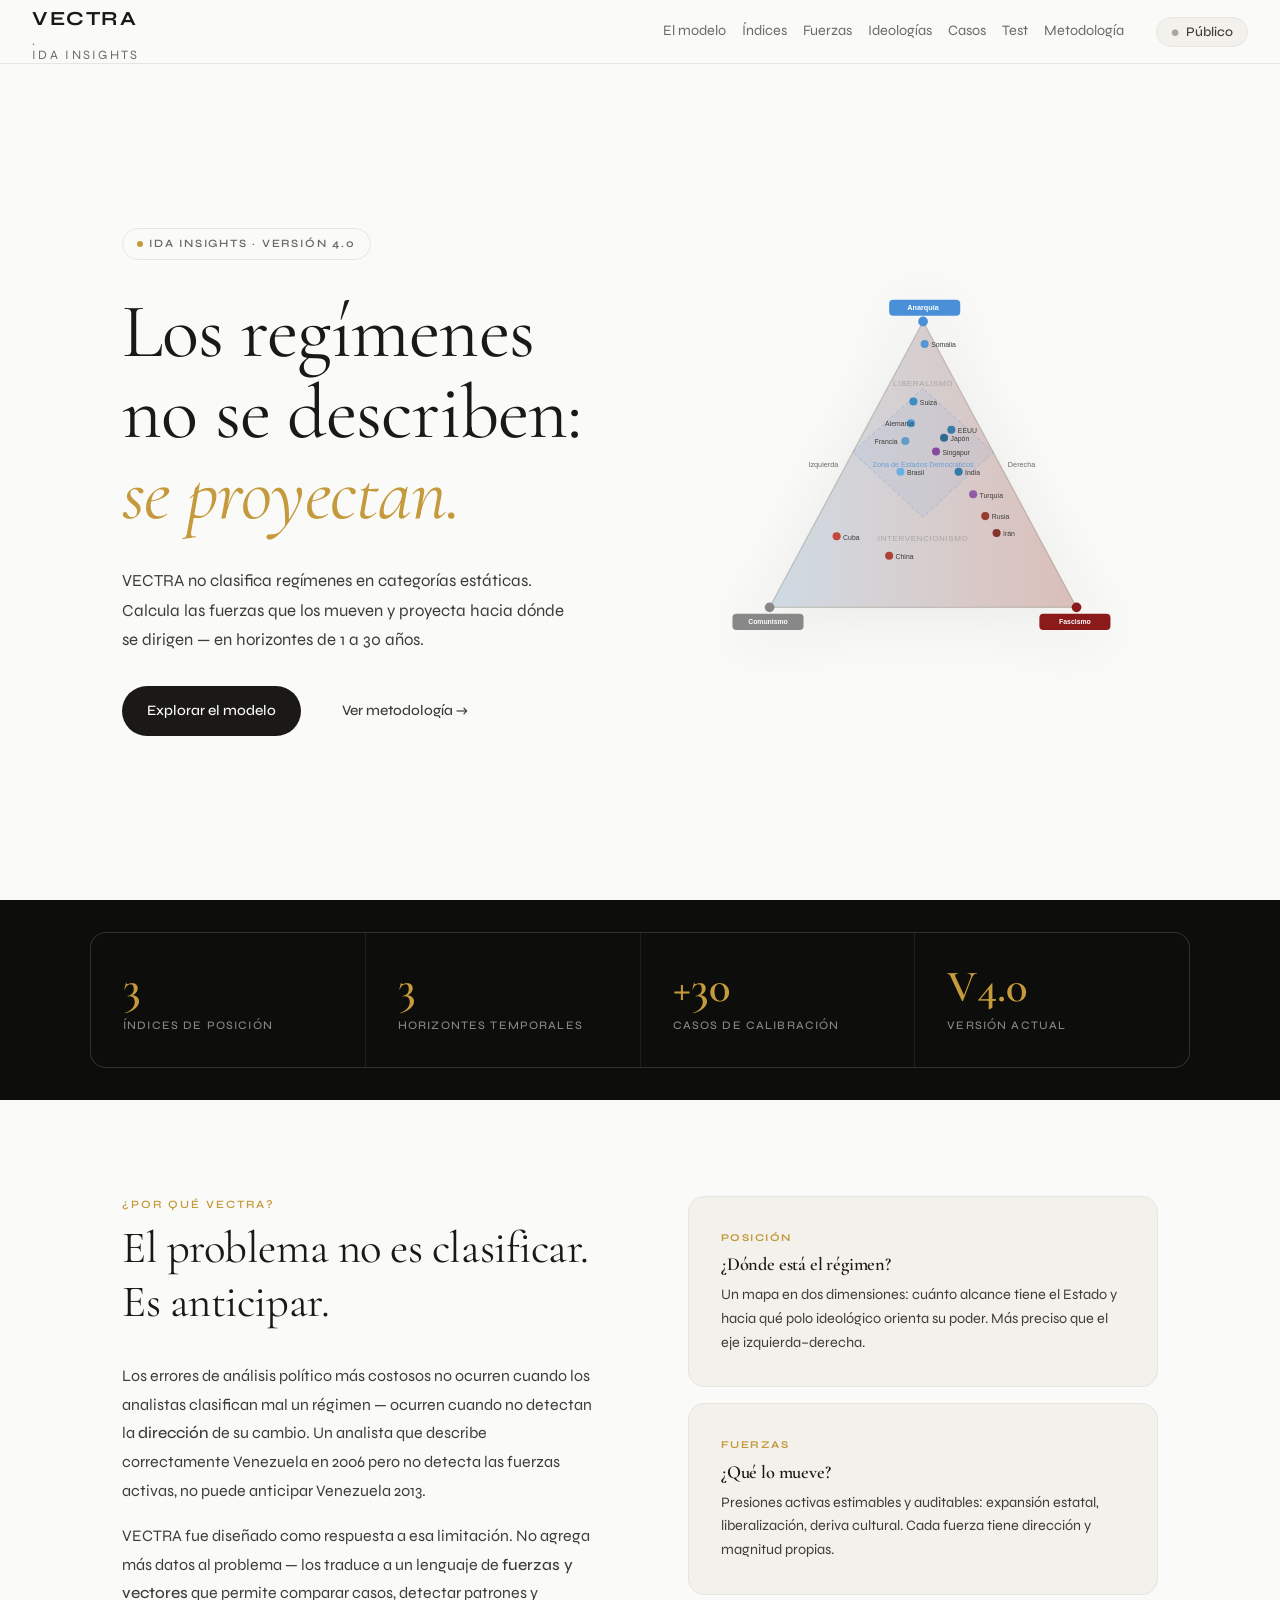
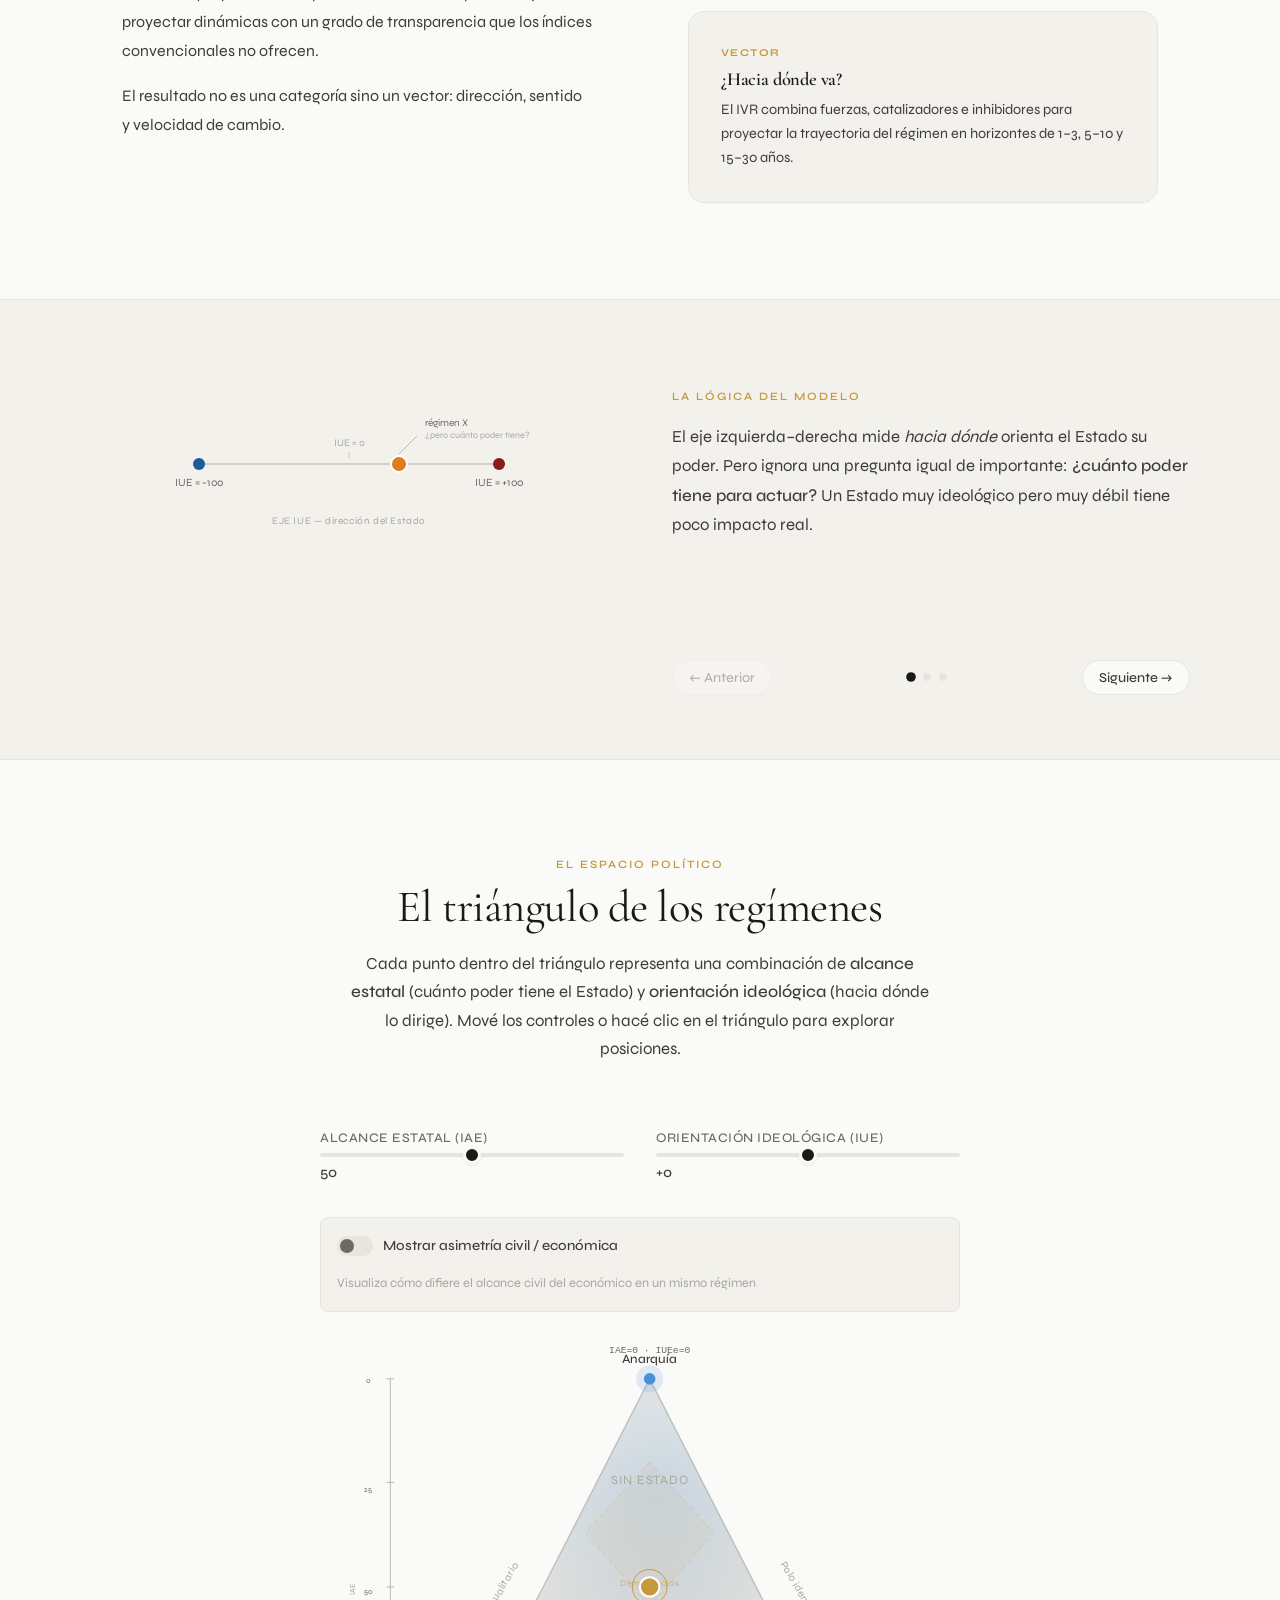
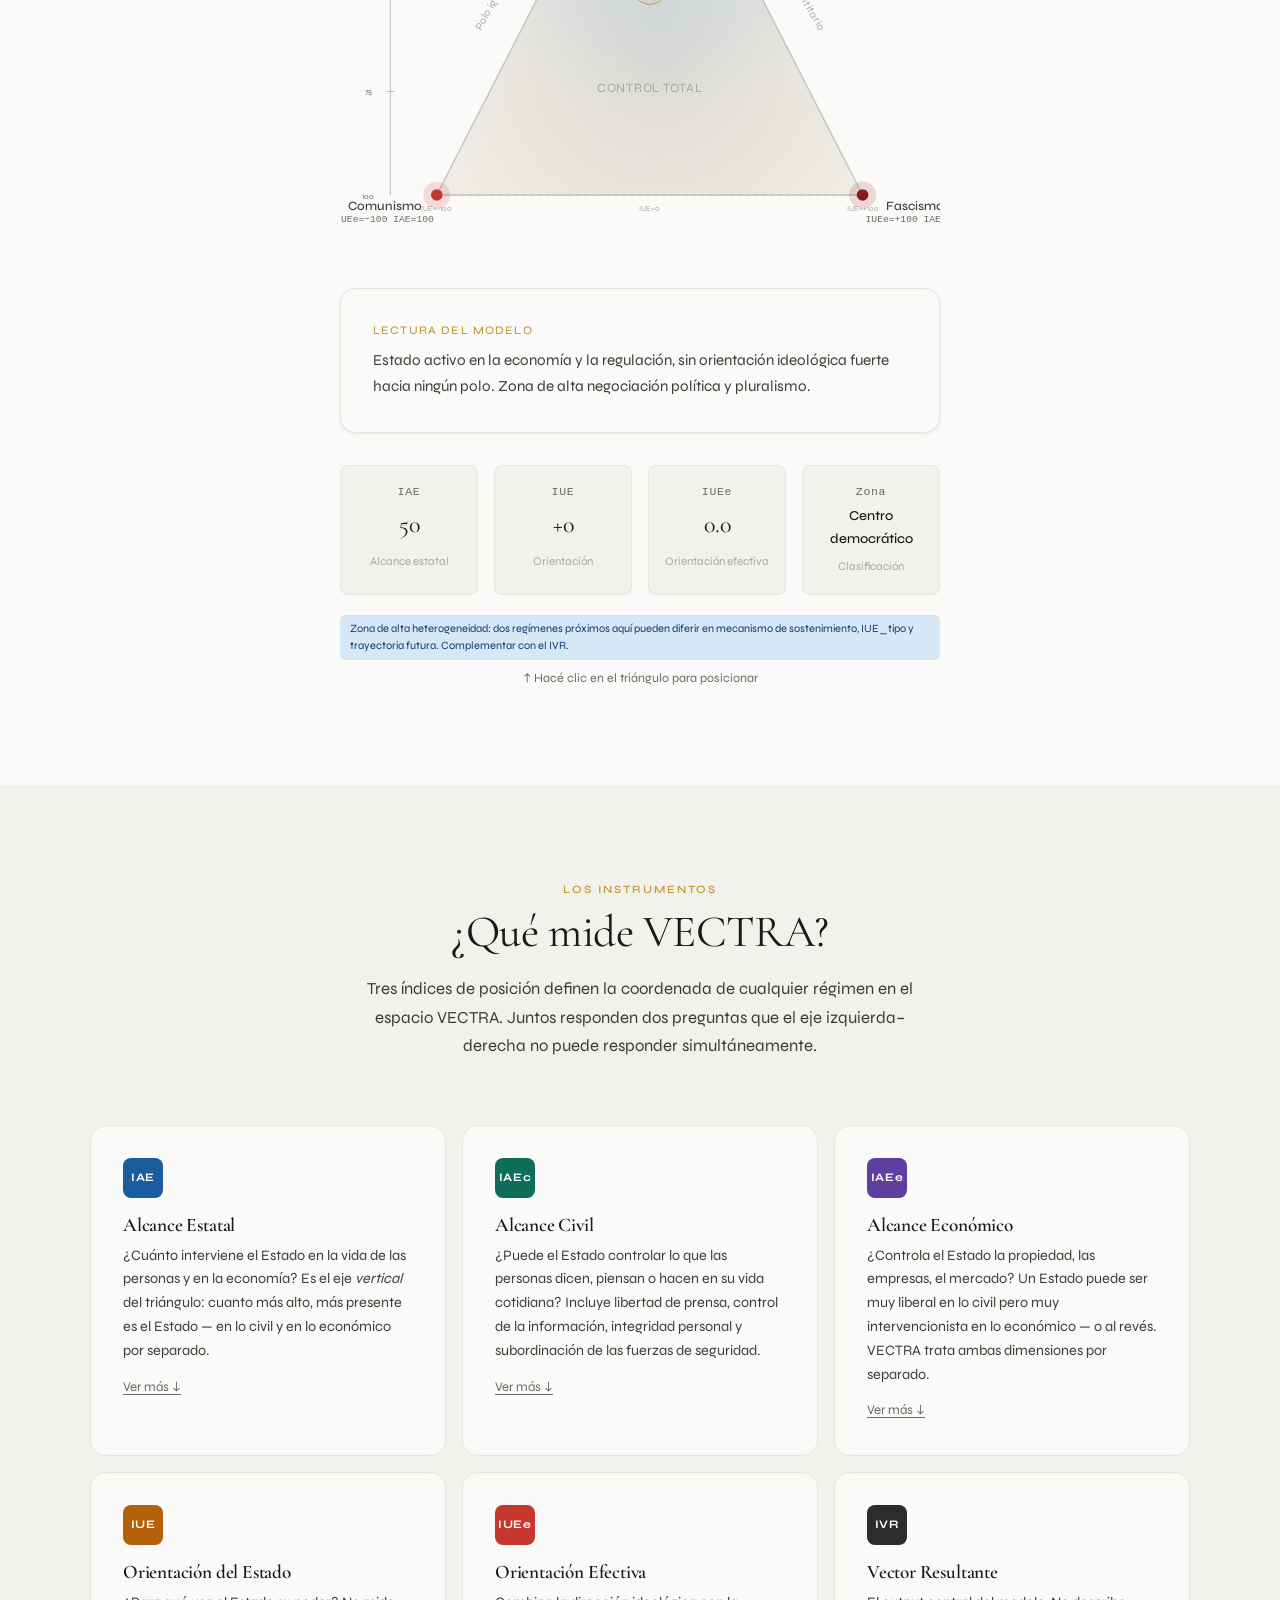
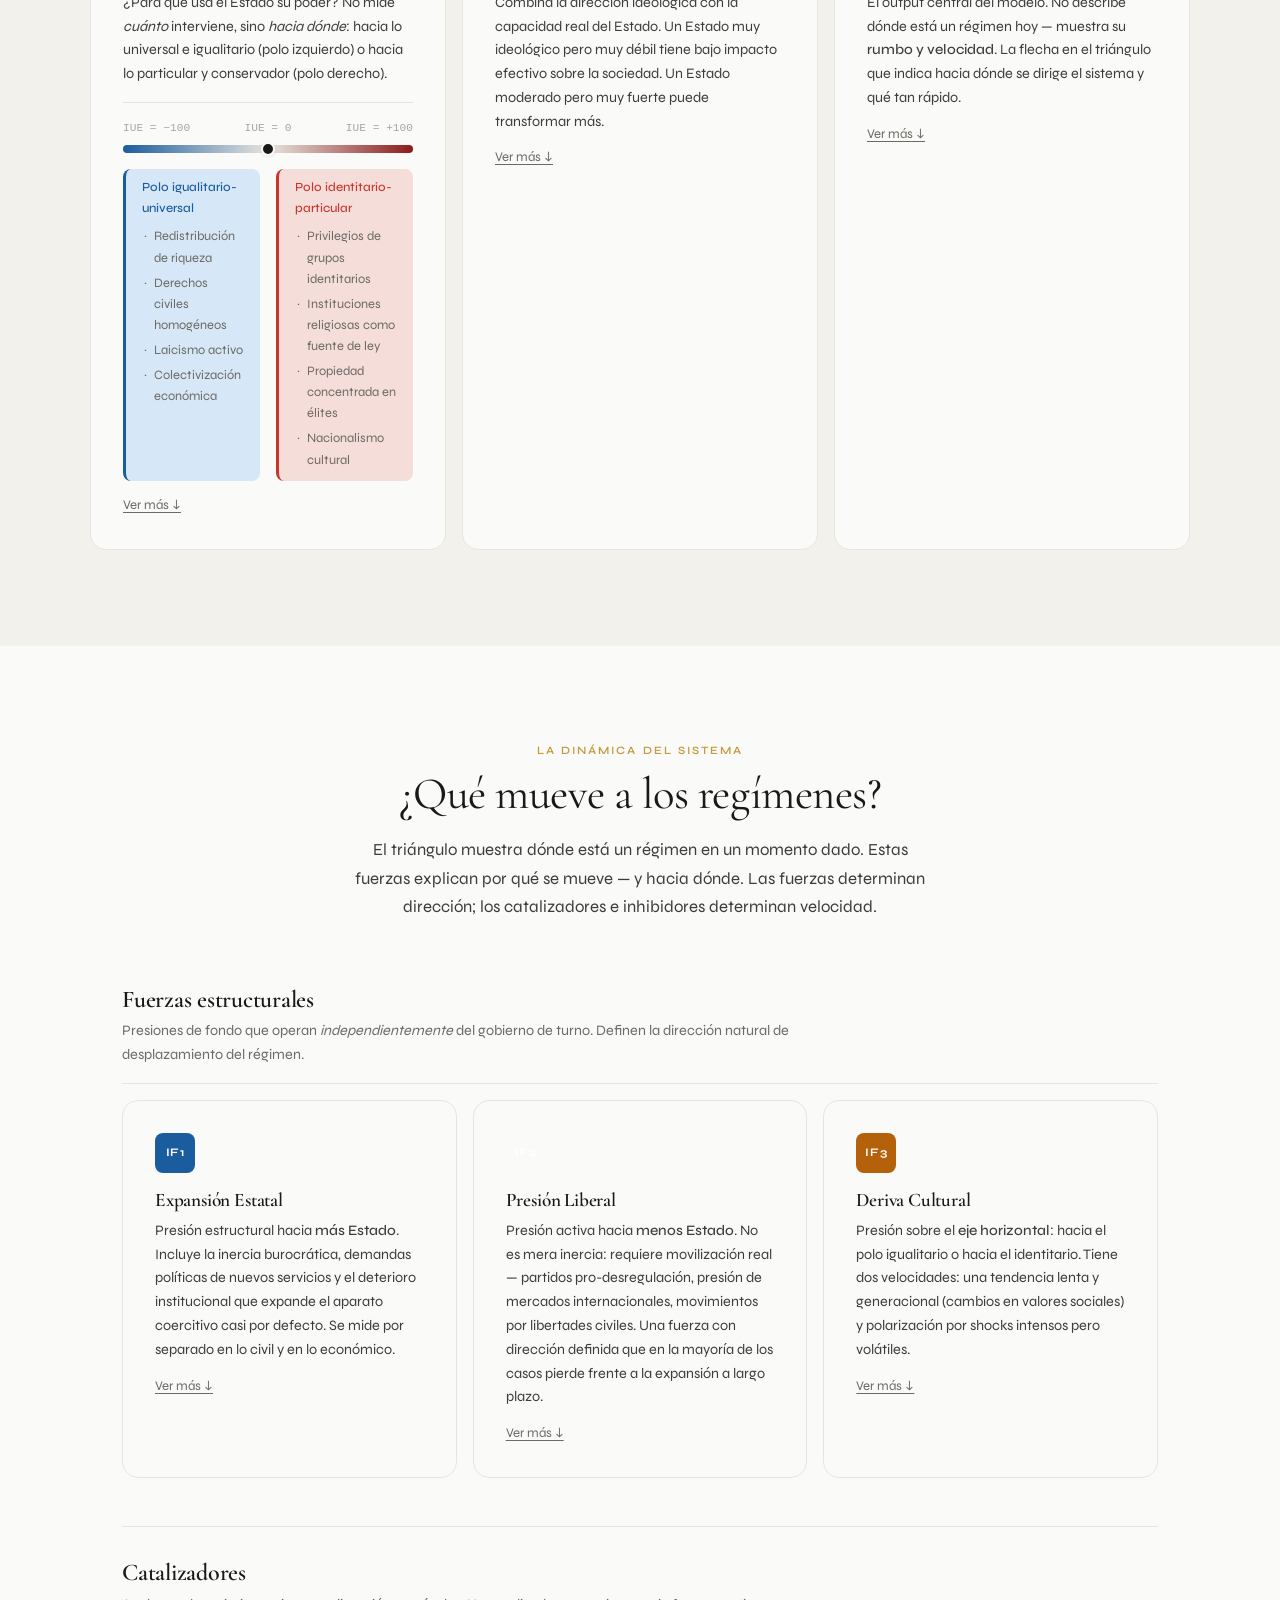
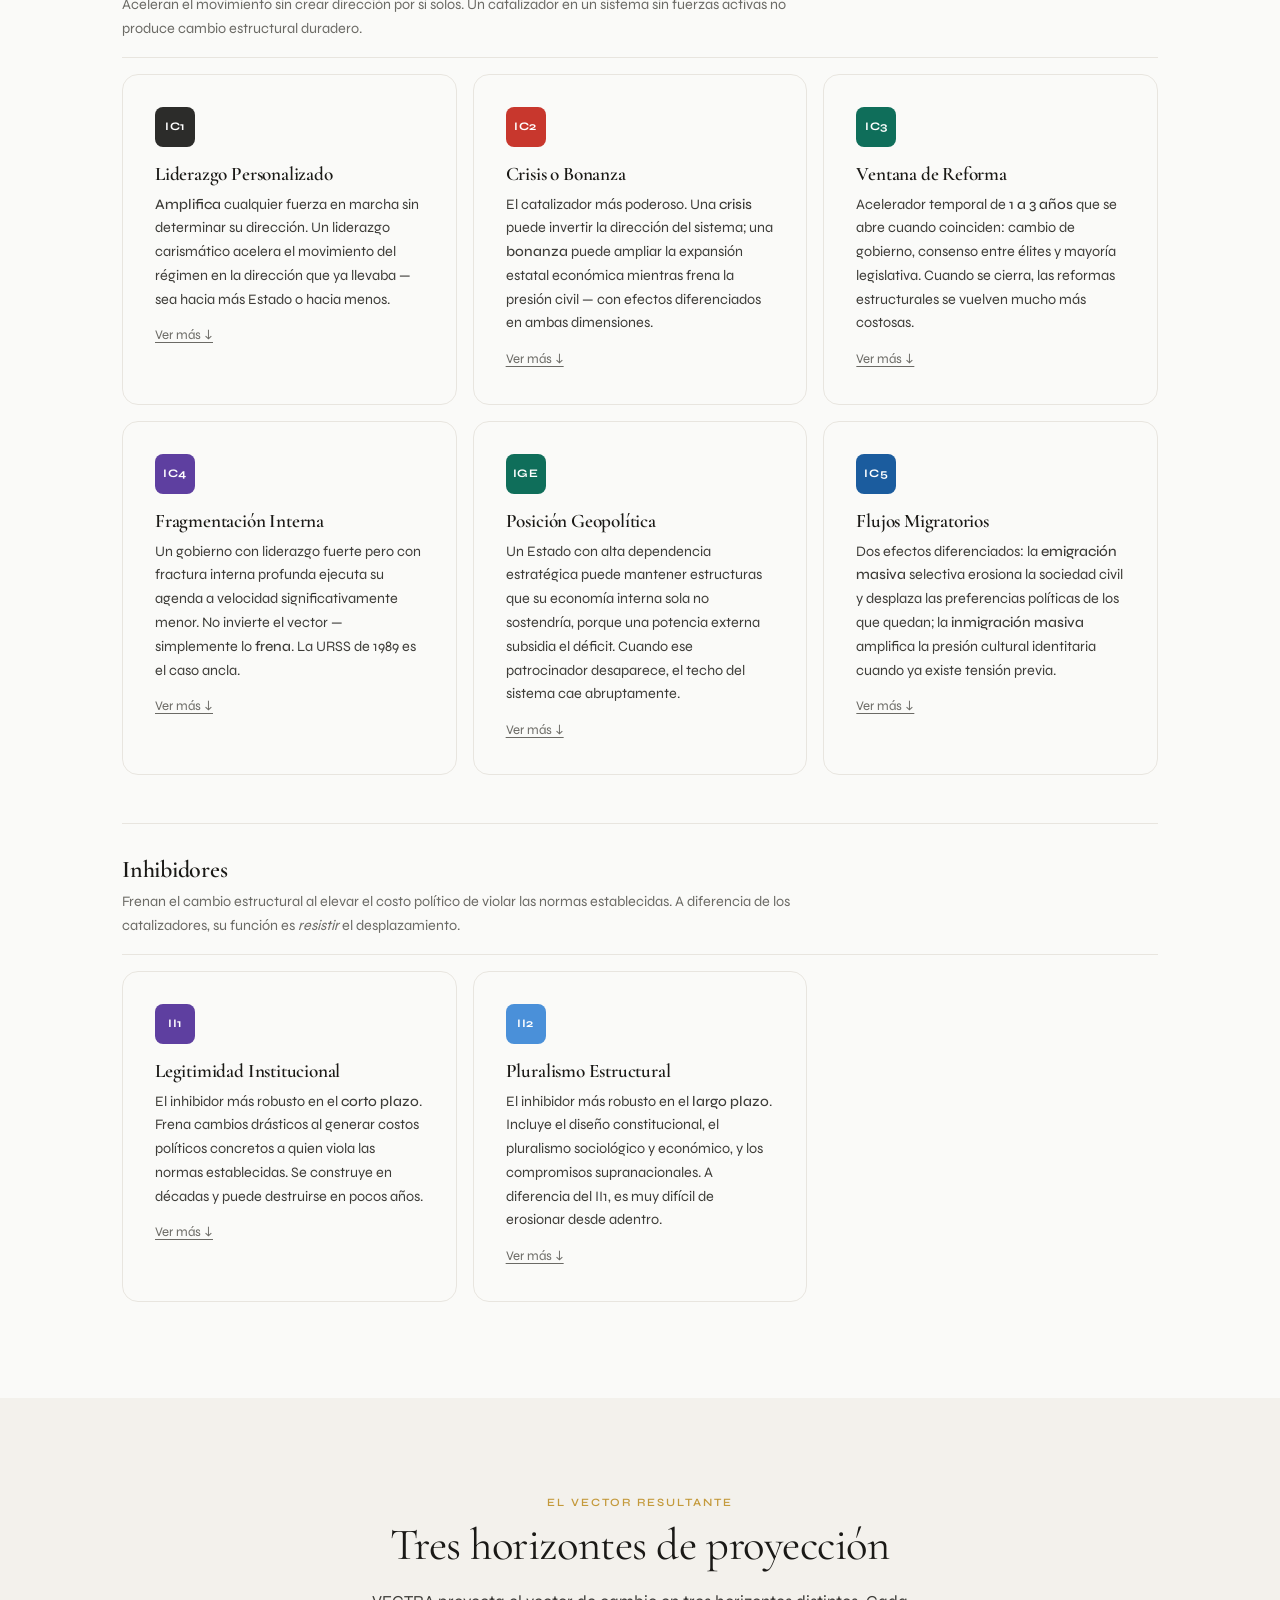
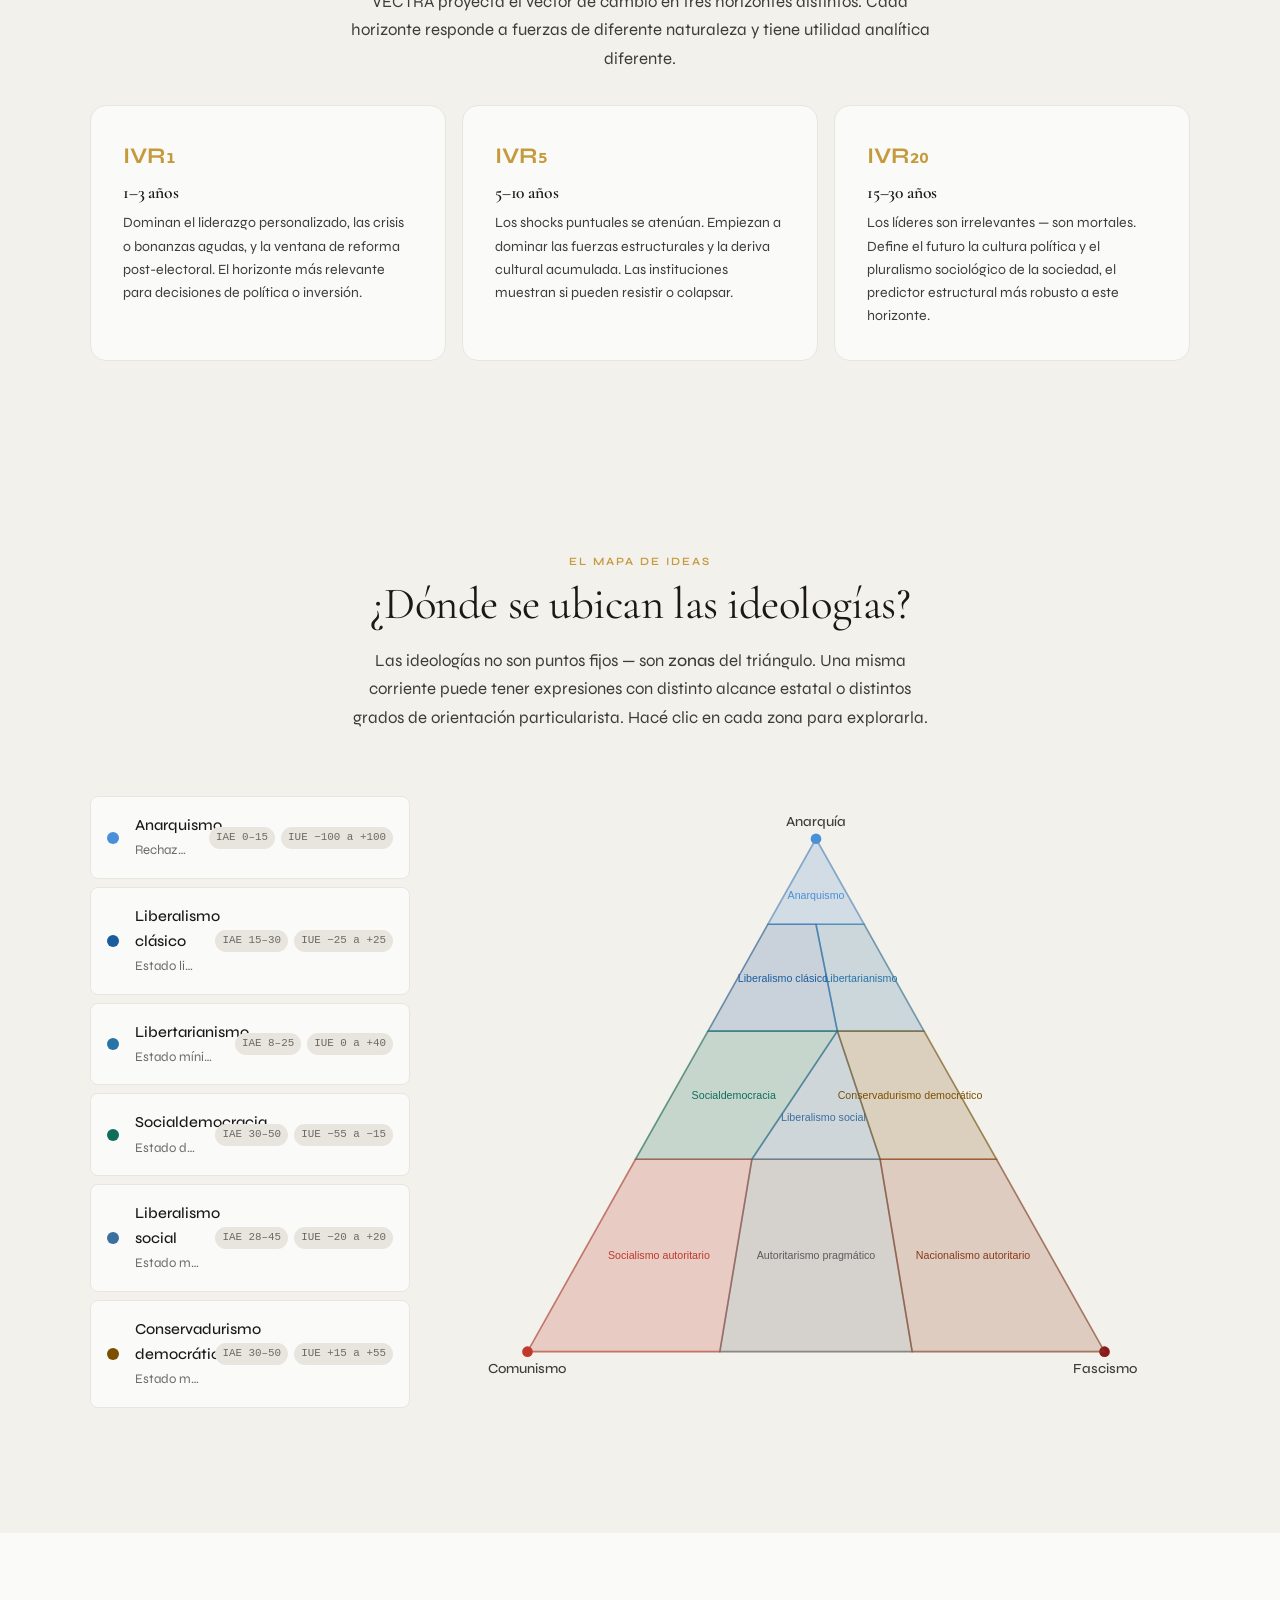
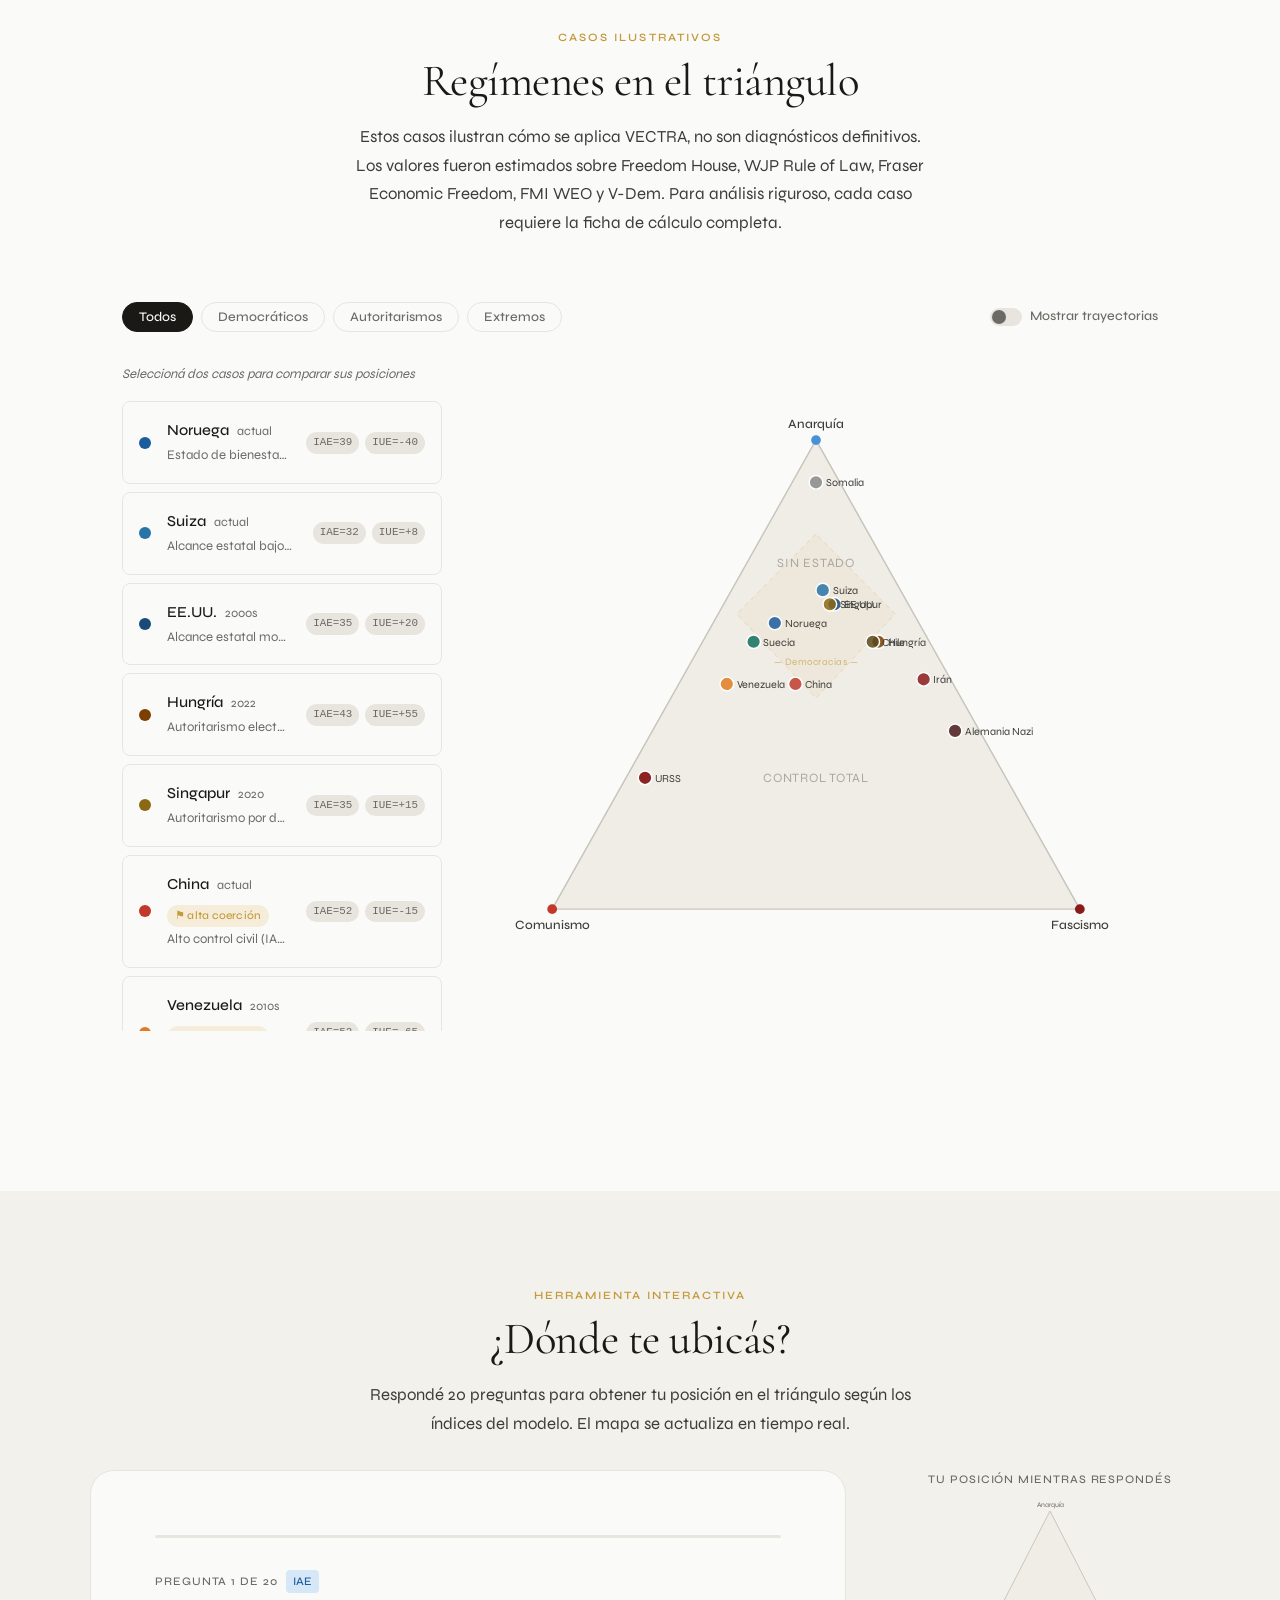
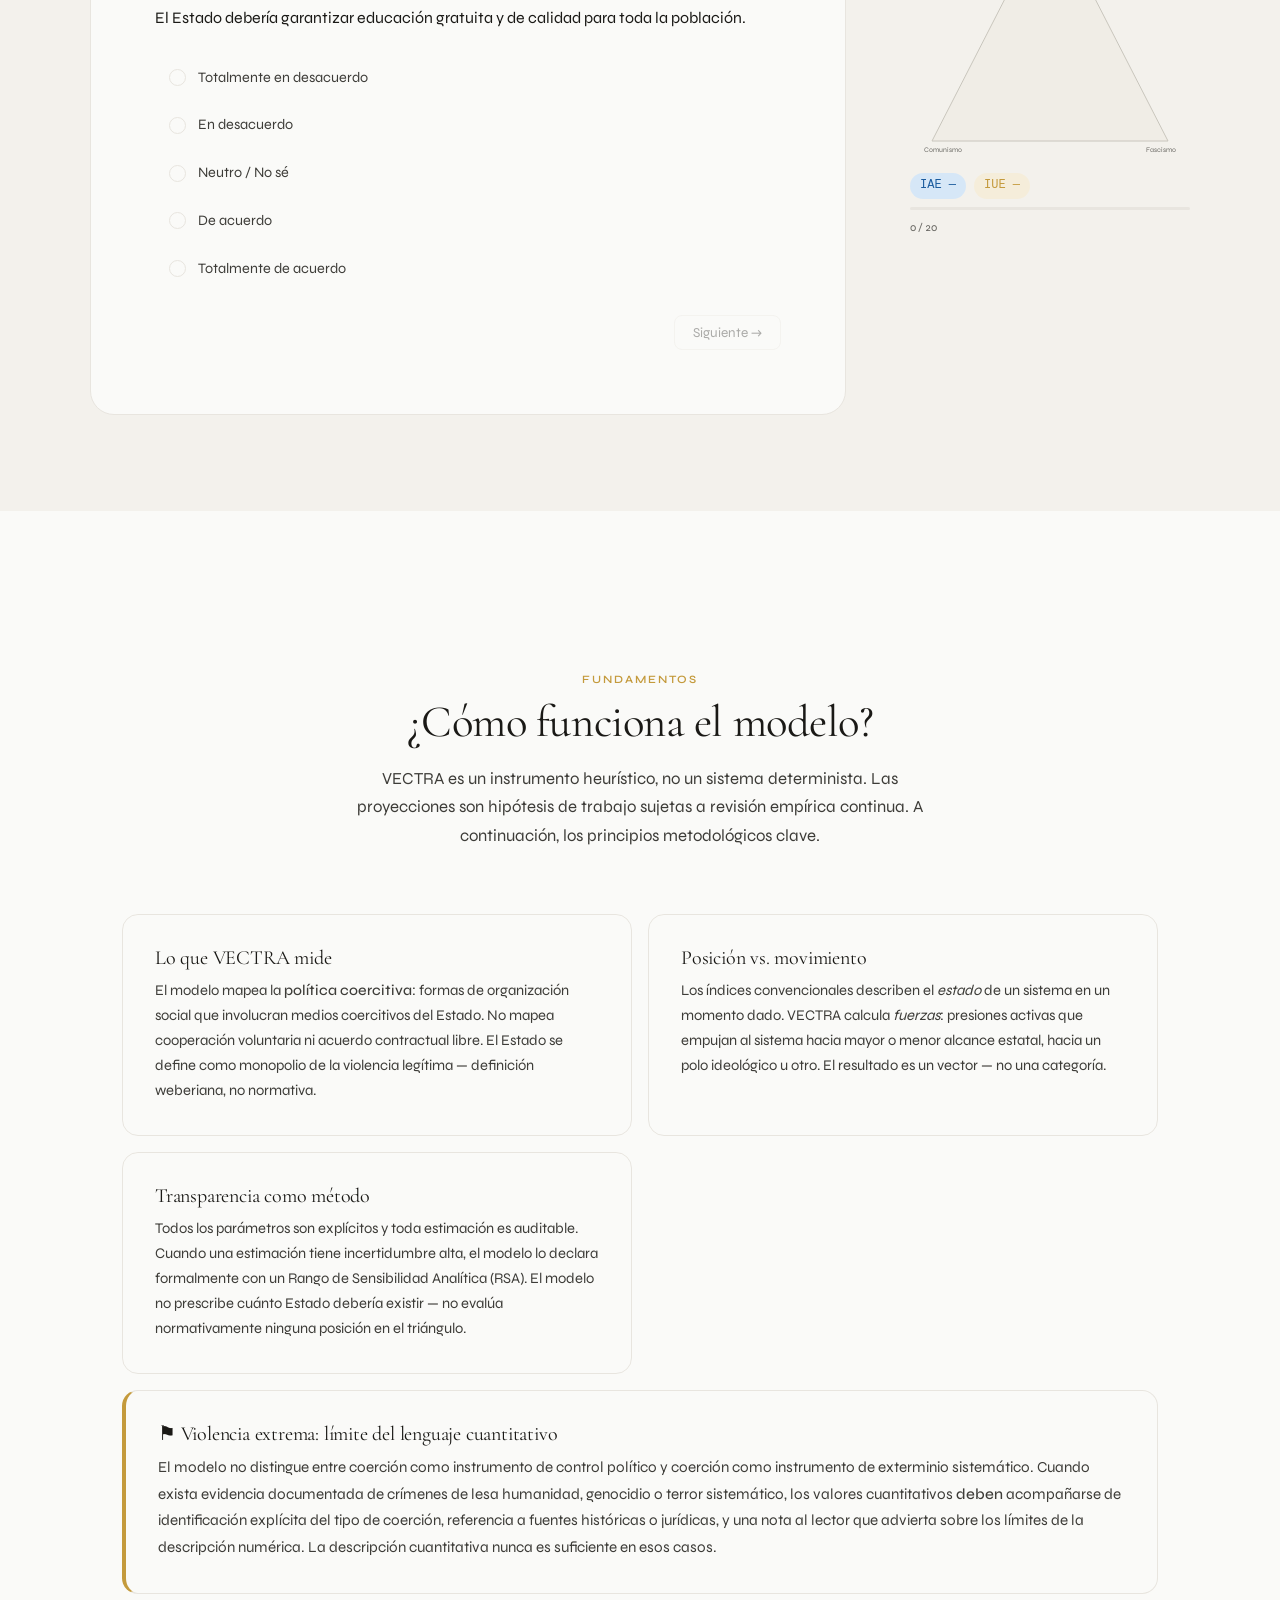
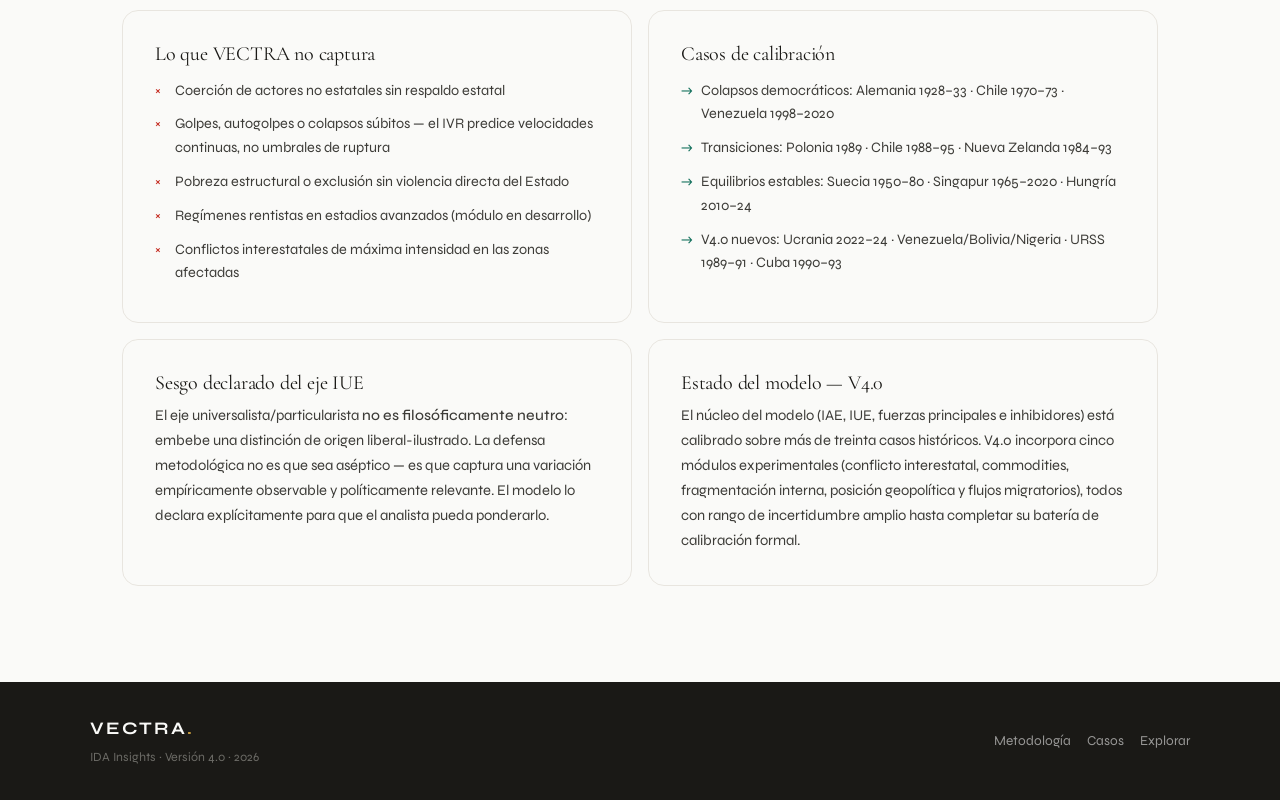
<file: index.html>
<!DOCTYPE html>
<html lang="es">
<head>
  <meta charset="UTF-8" />
  <meta name="viewport" content="width=device-width, initial-scale=1.0" />
  <title>VECTRA — Modelo de Análisis Político Vectorial</title>
  <meta name="description" content="VECTRA es un modelo de análisis político vectorial que calcula fuerzas y proyecta trayectorias de regímenes. Desarrollado por IDA Insights." />
  <link rel="preconnect" href="https://fonts.googleapis.com" />
  <link rel="preconnect" href="https://fonts.gstatic.com" crossorigin />
  <link href="https://fonts.googleapis.com/css2?family=Cormorant+Garamond:ital,wght@0,400;0,600;1,400&family=Syne:wght@400;500;600;700&display=swap" rel="stylesheet" />
  <link rel="stylesheet" href="style.css" />
  <style>
    /* ── VECTRA OVERRIDES ──────────────────────────── */
    :root {
      --font-display: 'Cormorant Garamond', Georgia, serif;
      --font-body:    'Syne', system-ui, sans-serif;
      --vectra-gold:  #C49A3C;
      --vectra-gold-light: #F5EDDA;
      --vectra-dark:  #0D0D0B;
      --c-user:       #C49A3C;
      --c-ivr:        #8A6BBE;
    }

    /* NAV: Vectra branding */
    .nav-logo {
      font-family: 'Syne', sans-serif;
      font-weight: 700;
      font-size: 1.25rem;
      letter-spacing: 0.08em;
      text-transform: uppercase;
      color: var(--ink);
    }
    .nav-logo-sub {
      display: block;
      font-size: 0.62rem;
      font-weight: 400;
      letter-spacing: 0.18em;
      color: var(--ink-3);
      text-transform: uppercase;
      font-family: 'Syne', sans-serif;
      line-height: 1.2;
      margin-top: 1px;
    }
    .nav-logo-dot {
      color: var(--vectra-gold);
    }

    /* HERO rework */
    .hero {
      min-height: 100vh;
      padding: calc(var(--nav-h) + var(--gap-xl)) var(--gap-lg) var(--gap-xl);
      max-width: var(--max-w);
      margin: 0 auto;
      display: grid;
      grid-template-columns: 1fr 1fr;
      gap: var(--gap-xl);
      align-items: center;
    }
    .hero-eyebrow {
      font-family: 'Syne', sans-serif;
      font-size: 0.72rem;
      font-weight: 600;
      letter-spacing: 0.2em;
      text-transform: uppercase;
      color: var(--vectra-gold);
      margin-bottom: var(--gap-md);
    }
    .hero h1 {
      font-family: 'Cormorant Garamond', Georgia, serif;
      font-size: clamp(2.8rem, 7vw, 4.8rem);
      font-weight: 400;
      line-height: 1.05;
      letter-spacing: -0.01em;
      margin-bottom: var(--gap-lg);
    }
    .hero h1 em {
      color: var(--vectra-gold);
      font-style: italic;
    }
    .hero-sub {
      font-size: 1.05rem;
      line-height: 1.75;
      color: var(--ink-2);
      margin-bottom: var(--gap-lg);
      max-width: 46ch;
    }
    .hero-badge {
      display: inline-flex;
      align-items: center;
      gap: 6px;
      font-family: 'Syne', sans-serif;
      font-size: 0.7rem;
      font-weight: 600;
      letter-spacing: 0.16em;
      text-transform: uppercase;
      color: var(--ink-3);
      padding: 6px 14px;
      border: 1px solid var(--surface-2);
      border-radius: 100px;
      margin-bottom: var(--gap-lg);
    }
    .hero-badge::before {
      content: '';
      width: 6px; height: 6px;
      border-radius: 50%;
      background: var(--vectra-gold);
    }

    /* SECTION TAG override */
    .section-tag {
      font-family: 'Syne', sans-serif;
      font-size: 0.7rem;
      font-weight: 600;
      letter-spacing: 0.18em;
      text-transform: uppercase;
      color: var(--vectra-gold);
      margin-bottom: var(--gap-sm);
      display: block;
    }

    /* HERO EXPLAINER upgrade */
    .hero-explainer {
      background: var(--surface);
      border-top: 1px solid var(--surface-2);
      border-bottom: 1px solid var(--surface-2);
      padding: var(--gap-xl) var(--gap-lg);
    }
    .hero-exp-inner {
      max-width: var(--max-w);
      margin: 0 auto;
      display: grid;
      grid-template-columns: 1fr 1fr;
      gap: var(--gap-xl);
      align-items: center;
    }
    .hero-exp-text .section-tag { margin-bottom: var(--gap-md); }
    .hero-exp-step {
      font-size: 1.05rem;
      line-height: 1.75;
      color: var(--ink-2);
      display: none;
    }
    .hero-exp-step.active { display: block; }

    /* VECTRA STAT STRIP */
    .vectra-stats {
      background: var(--vectra-dark);
      color: var(--white);
      padding: var(--gap-lg) var(--gap-lg);
    }
    .vectra-stats-inner {
      max-width: var(--max-w);
      margin: 0 auto;
      display: grid;
      grid-template-columns: repeat(4, 1fr);
      gap: 1px;
      background: rgba(255,255,255,0.08);
      border: 1px solid rgba(255,255,255,0.08);
      border-radius: var(--radius-lg);
      overflow: hidden;
    }
    .vectra-stat {
      padding: var(--gap-lg);
      background: var(--vectra-dark);
    }
    .vectra-stat-num {
      font-family: 'Cormorant Garamond', serif;
      font-size: 2.8rem;
      font-weight: 600;
      color: var(--vectra-gold);
      line-height: 1;
      margin-bottom: 6px;
    }
    .vectra-stat-label {
      font-family: 'Syne', sans-serif;
      font-size: 0.72rem;
      font-weight: 500;
      letter-spacing: 0.1em;
      text-transform: uppercase;
      color: rgba(255,255,255,0.5);
    }

    /* WHAT IS VECTRA STRIP */
    .vectra-intro {
      padding: var(--gap-2xl) var(--gap-lg);
      max-width: var(--max-w);
      margin: 0 auto;
    }
    .vectra-intro-grid {
      display: grid;
      grid-template-columns: 1fr 1fr;
      gap: var(--gap-2xl);
      align-items: start;
    }
    .vectra-intro-text h2 {
      font-family: 'Cormorant Garamond', serif;
      font-size: clamp(2rem, 4vw, 2.8rem);
      font-weight: 400;
      line-height: 1.2;
      margin-bottom: var(--gap-lg);
    }
    .vectra-intro-text p {
      font-size: 1rem;
      line-height: 1.8;
      color: var(--ink-2);
      margin-bottom: var(--gap-md);
    }
    .vectra-pillars {
      display: flex;
      flex-direction: column;
      gap: var(--gap-md);
    }
    .vectra-pillar {
      padding: var(--gap-lg);
      border: 1px solid var(--surface-2);
      border-radius: var(--radius-lg);
      background: var(--surface);
    }
    .vectra-pillar-icon {
      font-family: 'Syne', sans-serif;
      font-size: 0.65rem;
      font-weight: 700;
      letter-spacing: 0.14em;
      text-transform: uppercase;
      color: var(--vectra-gold);
      margin-bottom: var(--gap-sm);
    }
    .vectra-pillar h3 {
      font-family: 'Cormorant Garamond', serif;
      font-size: 1.15rem;
      font-weight: 600;
      margin-bottom: var(--gap-sm);
    }
    .vectra-pillar p {
      font-size: 0.9rem;
      line-height: 1.65;
      color: var(--ink-2);
      margin: 0;
    }

    /* INDEX CARDS: remove technical code blocks for public mode */
    body:not(.expert-mode) .card-technical { display: none !important; }
    body:not(.expert-mode) .card-toggle-wrap .card-toggle { display: none !important; }
    body:not(.expert-mode) .card-toggle-wrap.has-plain .card-toggle { display: block !important; }

    /* CARD: minimal public */
    .index-card {
      border: 1px solid var(--surface-2);
      border-radius: var(--radius-lg);
      padding: var(--gap-lg);
      background: var(--white);
      transition: border-color var(--t-fast), box-shadow var(--t-fast);
    }
    .index-card:hover {
      border-color: var(--vectra-gold);
      box-shadow: var(--shadow-md);
    }
    .card-icon {
      display: inline-flex;
      align-items: center;
      justify-content: center;
      width: 40px; height: 40px;
      border-radius: var(--radius-md);
      color: white;
      font-family: 'Syne', sans-serif;
      font-size: 0.72rem;
      font-weight: 700;
      letter-spacing: 0.05em;
      margin-bottom: var(--gap-md);
    }
    .index-card h3 {
      font-family: 'Cormorant Garamond', serif;
      font-size: 1.2rem;
      font-weight: 600;
      margin-bottom: var(--gap-sm);
    }

    /* CASES: horizon pills */
    .caso-horizons {
      display: flex;
      gap: var(--gap-sm);
      margin-top: var(--gap-sm);
      flex-wrap: wrap;
    }
    .caso-horizon-pill {
      font-family: 'Syne', sans-serif;
      font-size: 0.68rem;
      font-weight: 600;
      letter-spacing: 0.08em;
      padding: 3px 10px;
      border-radius: 100px;
      background: var(--surface-2);
      color: var(--ink-3);
    }
    .caso-horizon-pill.ivr1 { background: var(--blue-light); color: var(--blue); }
    .caso-horizon-pill.ivr5 { background: var(--amber-light); color: var(--amber); }
    .caso-horizon-pill.ivr20 { background: var(--teal-light); color: var(--teal); }

    /* FOOTER: VECTRA */
    .footer-brand {
      font-family: 'Syne', sans-serif;
      font-weight: 700;
      font-size: 1.1rem;
      letter-spacing: 0.1em;
      text-transform: uppercase;
    }
    .footer-brand .footer-brand-dot { color: var(--vectra-gold); }
    .footer-version {
      font-size: 0.78rem;
      color: var(--ink-3);
      margin-top: 4px;
      font-family: 'Syne', sans-serif;
    }

    /* IVR EXPLAINER SECTION */
    .ivr-explainer {
      padding: var(--gap-2xl) var(--gap-lg);
      background: var(--surface);
    }
    .ivr-explainer-inner {
      max-width: var(--max-w);
      margin: 0 auto;
    }
    .ivr-horizons {
      display: grid;
      grid-template-columns: repeat(3, 1fr);
      gap: var(--gap-md);
      margin-top: var(--gap-lg);
    }
    .ivr-horizon {
      padding: var(--gap-lg);
      border-radius: var(--radius-lg);
      background: var(--white);
      border: 1px solid var(--surface-2);
    }
    .ivr-horizon-tag {
      font-family: 'Syne', sans-serif;
      font-size: 1.4rem;
      font-weight: 700;
      color: var(--vectra-gold);
      margin-bottom: var(--gap-sm);
    }
    .ivr-horizon h3 {
      font-family: 'Cormorant Garamond', serif;
      font-size: 1.1rem;
      font-weight: 600;
      margin-bottom: var(--gap-sm);
    }
    .ivr-horizon p {
      font-size: 0.88rem;
      line-height: 1.65;
      color: var(--ink-2);
    }

    /* RESPONSIVE */
    @media (max-width: 800px) {
      .vectra-stats-inner { grid-template-columns: repeat(2, 1fr); }
      .vectra-intro-grid { grid-template-columns: 1fr; }
      .ivr-horizons { grid-template-columns: 1fr; }
      .hero-exp-inner { grid-template-columns: 1fr; }
    }
    @media (max-width: 600px) {
      .vectra-stats-inner { grid-template-columns: 1fr 1fr; }
    }

    /* METODOLOGIA: public-friendly rewrite */
    .met-block.met-block-codebook { display: none; }
    .met-block.met-block-wide p { font-size: 0.95rem; line-height: 1.75; }

    /* HERO EXPLAINER ANIMATION AREA */
    .hero-exp-anim svg text { font-family: 'Syne', sans-serif !important; }

    /* Subsection headings for forces */
    .fuerzas-subheading {
      font-family: 'Cormorant Garamond', serif;
      font-size: 1.5rem;
      font-weight: 600;
    }
    .fuerzas-subsection-header {
      grid-column: 1 / -1;
      padding-bottom: var(--gap-md);
      border-bottom: 1px solid var(--surface-2);
    }
    .fuerzas-subsection-border {
      margin-top: var(--gap-lg);
      padding-top: var(--gap-lg);
      border-top: 1px solid var(--surface-2);
      border-bottom: 1px solid var(--surface-2);
    }
  </style>
</head>
<body>

  <!-- ═══════════════════════════════════ NAV ═══════════════════════════════════ -->
  <nav id="nav">
    <a href="#inicio" class="nav-logo">
      VECTRA<span class="nav-logo-dot">.</span>
      <span class="nav-logo-sub">IDA Insights</span>
    </a>
    <div class="nav-links">
      <a href="#triangulo">El modelo</a>
      <a href="#indices">Índices</a>
      <a href="#fuerzas">Fuerzas</a>
      <a href="#ideologias">Ideologías</a>
      <a href="#casos">Casos</a>
      <a href="#cuestionario">Test</a>
      <a href="#metodologia">Metodología</a>
    </div>
    <button class="nav-toggle" id="modeToggle" aria-label="Cambiar nivel de detalle">
      <span class="mode-indicator" id="modeIndicator" aria-hidden="true">●</span>
      <span id="modeLabel">Público</span>
    </button>
    <button class="nav-hamburger" id="hamburger" aria-label="Menú">☰</button>
  </nav>

  <!-- ══════════════════════════════════ HERO ═══════════════════════════════════ -->
  <section id="inicio" class="hero">
    <div class="hero-text">
      <div class="hero-badge">IDA Insights · Versión 4.0</div>
      <h1>Los regímenes<br />no se describen:<br /><em>se proyectan.</em></h1>
      <p class="hero-sub">
        VECTRA no clasifica regímenes en categorías estáticas.
        Calcula las fuerzas que los mueven y proyecta hacia dónde
        se dirigen — en horizontes de 1 a 30 años.
      </p>
      <div class="hero-ctas">
        <a href="#triangulo" class="btn btn-primary">Explorar el modelo</a>
        <a href="#metodologia" class="btn btn-ghost">Ver metodología →</a>
      </div>
    </div>
    <div class="hero-visual" id="heroVisual" aria-hidden="true">
      <!-- Mini triángulo renderizado por JS -->
    </div>
  </section>

  <!-- ══════════════════════════════ STATS STRIP ════════════════════════════════ -->
  <div class="vectra-stats">
    <div class="vectra-stats-inner">
      <div class="vectra-stat">
        <div class="vectra-stat-num">3</div>
        <div class="vectra-stat-label">Índices de posición</div>
      </div>
      <div class="vectra-stat">
        <div class="vectra-stat-num">3</div>
        <div class="vectra-stat-label">Horizontes temporales</div>
      </div>
      <div class="vectra-stat">
        <div class="vectra-stat-num">+30</div>
        <div class="vectra-stat-label">Casos de calibración</div>
      </div>
      <div class="vectra-stat">
        <div class="vectra-stat-num">V4.0</div>
        <div class="vectra-stat-label">Versión actual</div>
      </div>
    </div>
  </div>

  <!-- ══════════════════════════════ QUÉ ES VECTRA ══════════════════════════════ -->
  <div class="vectra-intro">
    <div class="vectra-intro-grid">
      <div class="vectra-intro-text">
        <span class="section-tag">¿Por qué VECTRA?</span>
        <h2>El problema no es clasificar. Es anticipar.</h2>
        <p>
          Los errores de análisis político más costosos no ocurren cuando los analistas
          clasifican mal un régimen — ocurren cuando no detectan la <strong>dirección</strong>
          de su cambio. Un analista que describe correctamente Venezuela en 2006 pero
          no detecta las fuerzas activas, no puede anticipar Venezuela 2013.
        </p>
        <p>
          VECTRA fue diseñado como respuesta a esa limitación. No agrega más datos al
          problema — los traduce a un lenguaje de <strong>fuerzas y vectores</strong>
          que permite comparar casos, detectar patrones y proyectar dinámicas con
          un grado de transparencia que los índices convencionales no ofrecen.
        </p>
        <p>
          El resultado no es una categoría sino un vector: dirección, sentido
          y velocidad de cambio.
        </p>
      </div>
      <div class="vectra-pillars">
        <div class="vectra-pillar">
          <div class="vectra-pillar-icon">Posición</div>
          <h3>¿Dónde está el régimen?</h3>
          <p>Un mapa en dos dimensiones: cuánto alcance tiene el Estado y hacia qué polo ideológico orienta su poder. Más preciso que el eje izquierda–derecha.</p>
        </div>
        <div class="vectra-pillar">
          <div class="vectra-pillar-icon">Fuerzas</div>
          <h3>¿Qué lo mueve?</h3>
          <p>Presiones activas estimables y auditables: expansión estatal, liberalización, deriva cultural. Cada fuerza tiene dirección y magnitud propias.</p>
        </div>
        <div class="vectra-pillar">
          <div class="vectra-pillar-icon">Vector</div>
          <h3>¿Hacia dónde va?</h3>
          <p>El IVR combina fuerzas, catalizadores e inhibidores para proyectar la trayectoria del régimen en horizontes de 1–3, 5–10 y 15–30 años.</p>
        </div>
      </div>
    </div>
  </div>

  <!-- ══════════════════ EXPLAINER ANIMADO: de 1D a 2D ════════════════════ -->
  <div class="hero-explainer">
    <div class="hero-exp-inner">
      <div class="hero-exp-anim" id="heroExpAnim" aria-hidden="true"></div>
      <div class="hero-exp-text">
        <span class="section-tag">La lógica del modelo</span>
        <p class="hero-exp-step active" data-step="0">El eje izquierda–derecha mide <em>hacia dónde</em> orienta el Estado su poder. Pero ignora una pregunta igual de importante: <strong>¿cuánto poder tiene para actuar?</strong> Un Estado muy ideológico pero muy débil tiene poco impacto real.</p>
        <p class="hero-exp-step" data-step="1">VECTRA añade esa dimensión faltante: el <strong>Índice de Alcance Estatal (IAE)</strong> va de 0 (sin Estado) a 100 (control total). El <strong>Índice de Orientación (IUE)</strong> mide la dirección: −100 hacia lo igualitario-universal, +100 hacia lo identitario-particular.</p>
        <p class="hero-exp-step" data-step="2">Al combinar IAE e IUE, el espacio político se convierte en un <strong>triángulo</strong>. Los vértices son extremos conceptuales: anarquía, totalitarismo de izquierda y totalitarismo de derecha. Ningún régimen real los habita — pero todos se ubican en algún punto entre ellos.</p>
      </div>
      <div class="hero-exp-controls">
        <button class="hero-exp-btn" id="expPrev" disabled>← Anterior</button>
        <div class="hero-exp-dots">
          <span class="exp-dot active" data-step="0"></span>
          <span class="exp-dot" data-step="1"></span>
          <span class="exp-dot" data-step="2"></span>
        </div>
        <button class="hero-exp-btn" id="expNext">Siguiente →</button>
      </div>
    </div>
  </div>

  <!-- ══════════════════════════════ EL TRIÁNGULO ═══════════════════════════════ -->
  <section id="triangulo" class="section">
    <div class="section-header">
      <p class="section-tag">El espacio político</p>
      <h2>El triángulo de los regímenes</h2>
      <p class="section-desc">
        Cada punto dentro del triángulo representa una combinación de
        <strong>alcance estatal</strong> (cuánto poder tiene el Estado) y
        <strong>orientación ideológica</strong> (hacia dónde lo dirige).
        Mové los controles o hacé clic en el triángulo para explorar posiciones.
      </p>
    </div>

    <!-- Controles del triángulo -->
    <div class="triangle-controls">
      <div class="control-group">
        <label for="iaeSlider">Alcance estatal (IAE)</label>
        <input type="range" id="iaeSlider" min="0" max="100" value="50" step="1"
          aria-valuemin="0" aria-valuemax="100" aria-valuenow="50"
          aria-valuetext="IAE 50 — alcance moderado" />
        <span class="control-val" id="iaeVal" aria-hidden="true">50</span>
      </div>
      <div class="control-group">
        <label for="iueSlider">Orientación ideológica (IUE)</label>
        <input type="range" id="iueSlider" min="-100" max="100" value="0" step="1"
          aria-valuemin="-100" aria-valuemax="100" aria-valuenow="0"
          aria-valuetext="IUE 0 — centro pragmático" />
        <span class="control-val" id="iueVal" aria-hidden="true">0</span>
      </div>
    </div>

    <!-- Toggle vista dual IAEc / IAEe -->
    <div class="dual-view-toggle">
      <label class="dual-toggle-label">
        <input type="checkbox" id="dualViewToggle" />
        <span class="dual-toggle-track"></span>
        <span>Mostrar asimetría civil / económica</span>
      </label>
      <span class="dual-view-hint">Visualiza cómo difiere el alcance civil del económico en un mismo régimen</span>
    </div>
    <p id="dualViewHint" class="dual-view-context-hint" hidden></p>

    <!-- Triángulo SVG principal -->
    <div class="triangle-container">
      <svg id="mainTriangle" viewBox="0 0 620 530" xmlns="http://www.w3.org/2000/svg">
        <defs>
          <radialGradient id="gLiberal" cx="52%" cy="28%" r="50%">
            <stop offset="0%" stop-color="var(--c-liberal)" stop-opacity="0.22"/>
            <stop offset="100%" stop-color="var(--c-liberal)" stop-opacity="0"/>
          </radialGradient>
          <radialGradient id="gInterv" cx="52%" cy="68%" r="55%">
            <stop offset="0%" stop-color="var(--c-interv)" stop-opacity="0.18"/>
            <stop offset="100%" stop-color="var(--c-interv)" stop-opacity="0"/>
          </radialGradient>
          <marker id="arrowIVR" viewBox="0 0 10 10" refX="8" refY="5"
                  markerWidth="6" markerHeight="6" orient="auto-start-reverse">
            <path d="M2 1L8 5L2 9" fill="none" stroke="var(--c-ivr)" stroke-width="1.5"
                  stroke-linecap="round" stroke-linejoin="round"/>
          </marker>
        </defs>

        <!-- Escala IAE -->
        <line x1="52" y1="36" x2="52" y2="466" stroke="var(--border-axis)" stroke-width="0.8"/>
        <text x="29" y="40" text-anchor="middle" font-family="Syne,sans-serif" font-size="8" fill="var(--ink-3)">0</text>
        <line x1="48" y1="36" x2="56" y2="36" stroke="var(--border-axis)" stroke-width="0.8"/>
        <text x="29" y="153" text-anchor="middle" font-family="Syne,sans-serif" font-size="8" fill="var(--ink-3)">25</text>
        <line x1="48" y1="143" x2="56" y2="143" stroke="var(--border-axis)" stroke-width="0.8"/>
        <text x="29" y="258" text-anchor="middle" font-family="Syne,sans-serif" font-size="8" fill="var(--ink-3)">50</text>
        <line x1="48" y1="251" x2="56" y2="251" stroke="var(--border-axis)" stroke-width="0.8"/>
        <text x="29" y="362" text-anchor="middle" font-family="Syne,sans-serif" font-size="8" fill="var(--ink-3)">75</text>
        <line x1="48" y1="359" x2="56" y2="359" stroke="var(--border-axis)" stroke-width="0.8"/>
        <text x="29" y="470" text-anchor="middle" font-family="Syne,sans-serif" font-size="8" fill="var(--ink-3)">100</text>
        <text x="15" y="253" text-anchor="middle" font-family="Syne,sans-serif" font-size="8" fill="var(--ink-4)" transform="rotate(-90,15,253)">IAE</text>

        <!-- Triángulo principal -->
        <polygon id="triPolygon"
          points="320,36 100,466 540,466"
          fill="var(--bg-triangle)"
          stroke="var(--border-main)"
          stroke-width="1.5"/>
        <polygon points="320,36 100,466 540,466" fill="url(#gLiberal)"/>
        <polygon points="320,36 100,466 540,466" fill="url(#gInterv)"/>

        <!-- Zona democrática -->
        <polygon
          points="320,122 254,195 320,272 386,195"
          fill="rgba(196,154,60,0.06)" stroke="rgba(196,154,60,0.30)"
          stroke-width="1" stroke-dasharray="5 4"/>
        <text x="320" y="250" text-anchor="middle"
              font-family="Syne,sans-serif" font-size="9"
              fill="rgba(196,154,60,0.65)" letter-spacing="0.06em">Democracias</text>

        <!-- Etiquetas de zona -->
        <text class="zone-label" x="320" y="145" text-anchor="middle">Sin Estado</text>
        <text class="zone-label" x="320" y="360" text-anchor="middle">Control total</text>

        <!-- Etiquetas laterales -->
        <text x="165" y="262" text-anchor="middle" class="side-label" transform="rotate(-60,165,262)">Polo igualitario</text>
        <text x="475" y="262" text-anchor="middle" class="side-label" transform="rotate(60,475,262)">Polo identitario</text>

        <!-- Eje IUE -->
        <line x1="100" y1="466" x2="540" y2="466" stroke="var(--border-axis)" stroke-width="0.5" stroke-dasharray="4 4"/>
        <text x="100" y="483" text-anchor="middle" font-family="Syne,sans-serif" font-size="8" fill="var(--ink-4)">IUE=−100</text>
        <text x="320" y="483" text-anchor="middle" font-family="Syne,sans-serif" font-size="8" fill="var(--ink-4)">IUE=0</text>
        <text x="540" y="483" text-anchor="middle" font-family="Syne,sans-serif" font-size="8" fill="var(--ink-4)">IUE=+100</text>

        <!-- Vértices -->
        <g class="vertex" id="v-anarquia" data-key="anarquia" tabindex="0" role="button" aria-label="Vértice Anarquía">
          <circle cx="320" cy="36" r="14" fill="var(--c-anarquia)" opacity="0.15"/>
          <circle cx="320" cy="36" r="6" fill="var(--c-anarquia)"/>
          <text x="320" y="20" text-anchor="middle" class="vertex-label">Anarquía</text>
          <text x="320" y="9" text-anchor="middle" class="vertex-sub">IAE=0 · IUEe=0</text>
        </g>
        <g class="vertex" id="v-comunismo" data-key="comunismo" tabindex="0" role="button" aria-label="Vértice Totalitarismo igualitario">
          <circle cx="100" cy="466" r="14" fill="var(--c-comunismo)" opacity="0.15"/>
          <circle cx="100" cy="466" r="6" fill="var(--c-comunismo)"/>
          <text x="46" y="482" text-anchor="middle" class="vertex-label">Comunismo</text>
          <text x="46" y="494" text-anchor="middle" class="vertex-sub">IUEe=−100 IAE=100</text>
        </g>
        <g class="vertex" id="v-fascismo" data-key="fascismo" tabindex="0" role="button" aria-label="Vértice Totalitarismo identitario">
          <circle cx="540" cy="466" r="14" fill="var(--c-fascismo)" opacity="0.15"/>
          <circle cx="540" cy="466" r="6" fill="var(--c-fascismo)"/>
          <text x="594" y="482" text-anchor="middle" class="vertex-label">Fascismo</text>
          <text x="594" y="494" text-anchor="middle" class="vertex-sub">IUEe=+100 IAE=100</text>
        </g>

        <!-- Punto de usuario -->
        <g id="userPoint">
          <circle id="userDot" cx="320" cy="251" r="10" fill="var(--c-user)" stroke="white" stroke-width="2" opacity="0"/>
          <circle id="userPulse" cx="320" cy="251" r="18" fill="none" stroke="var(--c-user)" stroke-width="1" opacity="0"/>
        </g>
        <!-- Vista dual -->
        <g id="dualPointC" opacity="0">
          <circle id="dualDotC" cx="320" cy="251" r="8" fill="var(--c-iaec-bg)" stroke="white" stroke-width="1.5"/>
          <text id="dualLabelC" x="320" y="236" text-anchor="middle" font-family="Syne, sans-serif" font-size="9" fill="var(--c-iaec-bg)">IAEc</text>
        </g>
        <line id="dualLine" x1="320" y1="251" x2="320" y2="251" stroke="var(--c-iaec-bg)" stroke-width="1.5" stroke-dasharray="4 3" opacity="0"/>
        <!-- Vector IVR -->
        <line id="ivrVector" x1="320" y1="251" x2="320" y2="186" stroke="var(--c-ivr)" stroke-width="2.5" stroke-dasharray="6 3" marker-end="url(#arrowIVR)" opacity="0"/>
      </svg>

      <!-- Tooltip flotante -->
      <div id="triangleTooltip" class="tri-tooltip" role="tooltip" hidden>
        <p class="tt-name"></p>
        <p class="tt-desc"></p>
        <div class="tt-indices"></div>
      </div>
    </div>

    <!-- Lectura contextual -->
    <div class="context-reading" id="contextReading">
      <div class="context-reading-inner">
        <span class="context-reading-tag">Lectura del modelo</span>
        <p id="contextText">Mové los sliders o hacé clic en el triángulo para ver la interpretación de esta posición.</p>
        <div class="context-reading-student student-only" id="contextStudent" hidden>
          <span class="context-student-label">Para entender mejor</span>
          <p id="contextStudentText"></p>
        </div>
        <div class="context-reading-expert expert-only" id="contextExpert" hidden>
          <span class="context-expert-label">Nota técnica</span>
          <p id="contextExpertText"></p>
        </div>
      </div>
    </div>

    <!-- Panel de posición calculada -->
    <div class="position-panel" id="positionPanel" aria-live="polite" aria-label="Posición calculada en el triángulo">
      <div class="pos-item">
        <span class="pos-label">IAE</span>
        <span class="pos-value" id="posIAE">—</span>
        <span class="pos-desc">Alcance estatal</span>
      </div>
      <div class="pos-item">
        <span class="pos-label">IUE</span>
        <span class="pos-value" id="posIUE">—</span>
        <span class="pos-desc">Orientación</span>
      </div>
      <div class="pos-item">
        <span class="pos-label">IUEe</span>
        <span class="pos-value" id="posIUEe">—</span>
        <span class="pos-desc">Orientación efectiva</span>
      </div>
      <div class="pos-item">
        <span class="pos-label">Zona</span>
        <span class="pos-value pos-zone" id="posZone">—</span>
        <span class="pos-desc">Clasificación</span>
      </div>
      <div class="pos-expert-panel expert-only" id="posExpertPanel" hidden>
        <div class="pos-expert-title">Modo especialista — V4.0</div>
        <div class="pos-formulas">
          <code>IAE (V4.0) = (IAEc×0.60) + (IAEe×0.40) = <span id="posFormIAE">—</span></code>
          <code>IUEe = (IUE / 100) × IAE = <span id="posFormIUEe">—</span></code>
          <code>Asimetría IAEc/IAEe: <span id="posFormAsym">—</span></code>
        </div>
        <div id="posIAEcRepresivo" class="pos-iaec-represivo-flag" hidden></div>
        <div class="pos-sensitivity">
          <span class="pos-sens-label">Sensibilidad ±5 IAE</span>
          <div class="pos-sens-row">
            <span class="pos-sens-minus" id="posSensZoneMinus">—</span>
            <span class="pos-sens-center">→ <strong id="posZoneSens">—</strong> →</span>
            <span class="pos-sens-plus" id="posSensZonePlus">—</span>
          </div>
        </div>
        <div class="pos-confidence">
          <span class="pos-conf-label">Confianza metodológica</span>
          <div class="pos-conf-bar-wrap">
            <div class="pos-conf-bar" id="posConfBar"></div>
          </div>
          <span class="pos-conf-text" id="posConfText">—</span>
        </div>
      </div>
    </div>

    <div class="triangle-click-hint" id="triClickHint" aria-hidden="true">
      <span>↑ Hacé clic en el triángulo para posicionar</span>
    </div>
  </section>

  <!-- ════════════════════════════════ ÍNDICES ═════════════════════════════════ -->
  <section id="indices" class="section section-alt">
    <div class="section-header">
      <p class="section-tag">Los instrumentos</p>
      <h2>¿Qué mide VECTRA?</h2>
      <p class="section-desc">
        Tres índices de posición definen la coordenada de cualquier régimen en el espacio VECTRA.
        Juntos responden dos preguntas que el eje izquierda–derecha no puede responder simultáneamente.
      </p>
    </div>

    <div class="indices-grid">

      <article class="index-card" data-index="iae">
        <div class="card-icon" style="background:var(--c-iae-bg)">IAE</div>
        <h3>Alcance Estatal</h3>
        <p class="card-plain">
          ¿Cuánto interviene el Estado en la vida de las personas y en la economía?
          Es el eje <em>vertical</em> del triángulo: cuanto más alto, más presente es el Estado —
          en lo civil y en lo económico por separado.
        </p>
        <div class="card-student student-only" hidden>
          <span class="card-student-label">La trampa del IAE bajo</span>
          <p>Un Estado colapsado puede tener IAE cercano a cero, pero no es un paraíso liberal: es un Estado fallido. VECTRA mide la <em>capacidad coercitiva efectiva</em>, no la libertad real. Un IAE bajo por diseño institucional es muy diferente a uno bajo por colapso.</p>
        </div>
        <div class="card-technical" hidden>
          <code>IAE = (IAEc × 0.60) + (IAEe × 0.40)</code>
          <p>V4.0: pondera con primacía del alcance civil (60%). Cuando IAEe_efectivo &lt; 10 (colapso económico), usa IAE_político = max(IAEc, IAEe) §2.2.0. Coeficiente wc = 0.60 congelado para validación; test de sensibilidad en 0.55–0.65 pendiente.</p>
        </div>
        <button class="card-toggle">Ver más ↓</button>
      </article>

      <article class="index-card" data-index="iaec">
        <div class="card-icon" style="background:var(--c-iaec-bg)">IAEc</div>
        <h3>Alcance Civil</h3>
        <p class="card-plain">
          ¿Puede el Estado controlar lo que las personas dicen, piensan o hacen en su vida cotidiana?
          Incluye libertad de prensa, control de la información, integridad personal
          y subordinación de las fuerzas de seguridad.
        </p>
        <div class="card-student student-only" hidden>
          <span class="card-student-label">La asimetría civil–económica</span>
          <p>China muestra un IAEc muy alto (control político total) con un IAEe moderado (economía parcialmente liberalizada). Esta asimetría estructural es invisible para los ejes tradicionales — VECTRA la captura y la toma en cuenta para el cálculo del vector de cambio.</p>
        </div>
        <button class="card-toggle">Ver más ↓</button>
      </article>

      <article class="index-card" data-index="iaee">
        <div class="card-icon" style="background:var(--c-iaee-bg)">IAEe</div>
        <h3>Alcance Económico</h3>
        <p class="card-plain">
          ¿Controla el Estado la propiedad, las empresas, el mercado?
          Un Estado puede ser muy liberal en lo civil pero muy intervencionista en lo económico —
          o al revés. VECTRA trata ambas dimensiones por separado.
        </p>
        <div class="card-student student-only" hidden>
          <span class="card-student-label">Cuando el sector privado depende del Estado</span>
          <p>Si las empresas "privadas" dependen de contratos estatales para operar, la autonomía del mercado es ficticia. VECTRA aplica un corrector cuando más del 30% del PIB privado depende de contratos o licencias estatales — porque en ese caso el IAEe subestimaría el control real.</p>
        </div>
        <button class="card-toggle">Ver más ↓</button>
      </article>

      <article class="index-card" data-index="iue">
        <div class="card-icon" style="background:var(--c-iue-bg)">IUE</div>
        <h3>Orientación del Estado</h3>
        <p class="card-plain">
          ¿Para qué usa el Estado su poder? No mide <em>cuánto</em> interviene, sino <em>hacia dónde</em>:
          hacia lo universal e igualitario (polo izquierdo) o hacia lo particular y conservador (polo derecho).
        </p>
        <div class="iue-axis-wrap">
          <div class="iue-axis-labels">
            <span>IUE = −100</span>
            <span>IUE = 0</span>
            <span>IUE = +100</span>
          </div>
          <div class="iue-axis-bar">
            <div class="iue-axis-track">
              <div class="iue-axis-fill-left"></div>
              <div class="iue-axis-fill-right"></div>
            </div>
            <div class="iue-axis-marker" id="iueAxisMarker"></div>
          </div>
          <div class="iue-axis-poles">
            <div class="iue-pole iue-pole-left">
              <strong>Polo igualitario-universal</strong>
              <ul>
                <li>Redistribución de riqueza</li>
                <li>Derechos civiles homogéneos</li>
                <li>Laicismo activo</li>
                <li>Colectivización económica</li>
              </ul>
            </div>
            <div class="iue-pole iue-pole-right">
              <strong>Polo identitario-particular</strong>
              <ul>
                <li>Privilegios de grupos identitarios</li>
                <li>Instituciones religiosas como fuente de ley</li>
                <li>Propiedad concentrada en élites</li>
                <li>Nacionalismo cultural</li>
              </ul>
            </div>
          </div>
        </div>
        <div class="card-student student-only" hidden>
          <span class="card-student-label">¿Por qué no es solo izquierda/derecha?</span>
          <p>Un Estado puede ser muy intervencionista y orientado hacia derechos universales (Suecia), o igualmente intervencionista pero orientado a privilegiar una identidad nacional particular (la Alemania nazi). El IUE separa esa dimensión que el eje clásico colapsa.</p>
        </div>
        <button class="card-toggle">Ver más ↓</button>
      </article>

      <article class="index-card" data-index="iuee">
        <div class="card-icon" style="background:var(--c-iuee-bg)">IUEe</div>
        <h3>Orientación Efectiva</h3>
        <p class="card-plain">
          Combina la dirección ideológica con la capacidad real del Estado.
          Un Estado muy ideológico pero muy débil tiene bajo impacto efectivo sobre la sociedad.
          Un Estado moderado pero muy fuerte puede transformar más.
        </p>
        <div class="card-student student-only" hidden>
          <span class="card-student-label">Por qué importa más que el IUE solo</span>
          <p>Dos regímenes con el mismo IUE (misma orientación) pero uno con IAE=30 y el otro con IAE=90 tienen un impacto radicalmente diferente. El IUEe captura esa diferencia: es la intensidad ideológica ponderada por el poder real de aplicarla.</p>
        </div>
        <button class="card-toggle">Ver más ↓</button>
      </article>

      <article class="index-card" data-index="ivr">
        <div class="card-icon" style="background:var(--c-ivr-bg)">IVR</div>
        <h3>Vector Resultante</h3>
        <p class="card-plain">
          El output central del modelo. No describe dónde está un régimen hoy —
          muestra su <strong>rumbo y velocidad</strong>. La flecha en el triángulo
          que indica hacia dónde se dirige el sistema y qué tan rápido.
        </p>
        <div class="card-student student-only" hidden>
          <span class="card-student-label">Tres horizontes temporales</span>
          <p><strong>IVR₁ (1–3 años):</strong> dominan el liderazgo, las crisis o bonanzas y las ventanas de reforma post-electoral.</p>
          <p><strong>IVR₅ (5–10 años):</strong> los shocks puntuales pesan menos. Empiezan a dominar las fuerzas estructurales y la deriva cultural.</p>
          <p><strong>IVR₂₀ (15–30 años):</strong> los líderes son irrelevantes. Define el futuro la cultura política acumulada y el pluralismo sociológico de la sociedad.</p>
        </div>
        <button class="card-toggle">Ver más ↓</button>
      </article>

    </div>
  </section>

  <!-- ══════════════════════ FUERZAS, CATALIZADORES E INHIBIDORES ══════════════ -->
  <section id="fuerzas" class="section">
    <div class="section-header">
      <p class="section-tag">La dinámica del sistema</p>
      <h2>¿Qué mueve a los regímenes?</h2>
      <p class="section-desc">
        El triángulo muestra dónde está un régimen en un momento dado.
        Estas fuerzas explican por qué se mueve — y hacia dónde.
        Las fuerzas determinan dirección; los catalizadores e inhibidores determinan velocidad.
      </p>
    </div>

    <div class="indices-grid">

      <div class="fuerzas-subsection-header">
        <h3 class="fuerzas-subheading">Fuerzas estructurales</h3>
        <p class="fuerzas-subtext">
          Presiones de fondo que operan <em>independientemente</em> del gobierno de turno.
          Definen la dirección natural de desplazamiento del régimen.
        </p>
      </div>

      <article class="index-card" data-index="if1">
        <div class="card-icon" style="background:var(--c-iae-bg)">IF1</div>
        <h3>Expansión Estatal</h3>
        <p class="card-plain">
          Presión estructural hacia <strong>más Estado</strong>. Incluye la inercia burocrática,
          demandas políticas de nuevos servicios y el deterioro institucional que
          expande el aparato coercitivo casi por defecto. Se mide por separado
          en lo civil y en lo económico.
        </p>
        <div class="card-student student-only" hidden>
          <span class="card-student-label">Por qué el Estado tiende a crecer</span>
          <p>Los burócratas tienen incentivos para expandir sus agencias. Las crisis generan demandas de intervención. Los grupos de interés presionan por regulaciones que los benefician. Contener esta presión requiere esfuerzo activo — crecer es el estado por defecto de la mayoría de los sistemas.</p>
        </div>
        <button class="card-toggle">Ver más ↓</button>
      </article>

      <article class="index-card" data-index="if2">
        <div class="card-icon" style="background:var(--c-teal)">IF2</div>
        <h3>Presión Liberal</h3>
        <p class="card-plain">
          Presión activa hacia <strong>menos Estado</strong>. No es mera inercia: requiere
          movilización real — partidos pro-desregulación, presión de mercados internacionales,
          movimientos por libertades civiles. Una fuerza con dirección definida
          que en la mayoría de los casos pierde frente a la expansión a largo plazo.
        </p>
        <div class="card-student student-only" hidden>
          <span class="card-student-label">Por qué la liberalización es difícil</span>
          <p>Reducir el alcance estatal requiere vencer resistencias concretas: sindicatos, empresas beneficiadas por regulaciones, burócratas que perderían sus puestos. La presión liberal solo prospera cuando hay actores con poder suficiente para sostenerla. Nueva Zelanda 1984–93 y Chile 1975–85 son casos donde esta fuerza fue dominante.</p>
        </div>
        <button class="card-toggle">Ver más ↓</button>
      </article>

      <article class="index-card" data-index="if3">
        <div class="card-icon" style="background:var(--c-iue-bg)">IF3</div>
        <h3>Deriva Cultural</h3>
        <p class="card-plain">
          Presión sobre el <strong>eje horizontal</strong>: hacia el polo igualitario o hacia el identitario.
          Tiene dos velocidades: una tendencia lenta y generacional (cambios en valores sociales)
          y polarización por shocks intensos pero volátiles.
        </p>
        <div class="card-student student-only" hidden>
          <span class="card-student-label">Dos velocidades del cambio cultural</span>
          <p>La tendencia de largo plazo es lo que cambia en décadas: secularización, urbanización, cambios generacionales. Actúa lento pero es casi imparable. El shock cultural ocurre cuando un evento polarizante (crisis migratoria, pandemia, atentado) desplaza rápidamente la orientación del sistema. El shock puede invertir temporalmente la tendencia, pero no la cancela.</p>
        </div>
        <button class="card-toggle">Ver más ↓</button>
      </article>

      <div class="fuerzas-subsection-header fuerzas-subsection-border">
        <h3 class="fuerzas-subheading">Catalizadores</h3>
        <p class="fuerzas-subtext">
          Aceleran el movimiento sin crear dirección por sí solos.
          Un catalizador en un sistema sin fuerzas activas no produce cambio estructural duradero.
        </p>
      </div>

      <article class="index-card" data-index="ic1">
        <div class="card-icon" style="background:var(--c-ivr-bg)">IC1</div>
        <h3>Liderazgo Personalizado</h3>
        <p class="card-plain">
          <strong>Amplifica</strong> cualquier fuerza en marcha sin determinar su dirección.
          Un liderazgo carismático acelera el movimiento del régimen en la dirección
          que ya llevaba — sea hacia más Estado o hacia menos.
        </p>
        <div class="card-student student-only" hidden>
          <span class="card-student-label">El líder no decide el destino, acelera el viaje</span>
          <p>Chávez no creó las condiciones para el autoritarismo venezolano, pero las aceleró enormemente. Thatcher no inventó la desregulación, pero la ejecutó en tiempo récord. Sin fuerzas estructurales de fondo, el liderazgo carismático no produce transformación duradera.</p>
        </div>
        <button class="card-toggle">Ver más ↓</button>
      </article>

      <article class="index-card" data-index="ic2">
        <div class="card-icon" style="background:var(--c-iuee-bg)">IC2</div>
        <h3>Crisis o Bonanza</h3>
        <p class="card-plain">
          El catalizador más poderoso. Una <strong>crisis</strong> puede invertir
          la dirección del sistema; una <strong>bonanza</strong> puede ampliar
          la expansión estatal económica mientras frena la presión civil —
          con efectos diferenciados en ambas dimensiones.
        </p>
        <div class="card-student student-only" hidden>
          <span class="card-student-label">Por qué la bonanza no siempre estabiliza</span>
          <p>La intuición dice que la bonanza económica frena los cambios autoritarios. Pero el modelo detecta un efecto diferenciado: la bonanza amplifica los recursos para expandir el Estado económico, mientras reduce la resistencia civil. Venezuela 2005–2013 es el caso calibrado: la renta petrolera financió la expansión estatal sin generar resistencia.</p>
        </div>
        <button class="card-toggle">Ver más ↓</button>
      </article>

      <article class="index-card" data-index="ic3">
        <div class="card-icon" style="background:var(--c-iaec-bg)">IC3</div>
        <h3>Ventana de Reforma</h3>
        <p class="card-plain">
          Acelerador temporal de <strong>1 a 3 años</strong> que se abre cuando coinciden:
          cambio de gobierno, consenso entre élites y mayoría legislativa.
          Cuando se cierra, las reformas estructurales se vuelven mucho más costosas.
        </p>
        <div class="card-student student-only" hidden>
          <span class="card-student-label">El momento que no vuelve</span>
          <p>Los primeros dos años de un nuevo gobierno concentran la mayor capacidad de transformación. España 1977–82, Polonia 1989–91 y Argentina 2016–17 ilustran respectivamente qué pasa cuando la ventana se aprovecha, cuando se aprovecha a fondo, y cuando se cierra por fragmentación interna antes de completar el ciclo.</p>
        </div>
        <button class="card-toggle">Ver más ↓</button>
      </article>

      <article class="index-card" data-index="ic4">
        <div class="card-icon" style="background:var(--purple)">IC4</div>
        <h3>Fragmentación Interna</h3>
        <p class="card-plain">
          Un gobierno con liderazgo fuerte pero con fractura interna profunda ejecuta su agenda
          a velocidad significativamente menor. No invierte el vector —
          simplemente lo <strong>frena</strong>. La URSS de 1989 es el caso ancla.
        </p>
        <div class="card-student student-only" hidden>
          <span class="card-student-label">La URSS 1989: el vector que no pudo ejecutarse</span>
          <p>Gorbachov tenía el título, pero el aparato del partido y las FF.AA. divergían de sus decisiones. La fragmentación interna explica por qué la URSS tardó dos años en colapsar pese a tener un IVR fuertemente transformador: la fractura ralentizó la ejecución hasta que el sistema quedó incapaz de procesar los shocks externos.</p>
        </div>
        <button class="card-toggle">Ver más ↓</button>
      </article>

      <article class="index-card" data-index="ige">
        <div class="card-icon" style="background:var(--teal)">IGE</div>
        <h3>Posición Geopolítica</h3>
        <p class="card-plain">
          Un Estado con alta dependencia estratégica puede mantener estructuras que
          su economía interna sola no sostendría, porque una potencia externa subsidia
          el déficit. Cuando ese patrocinador desaparece, el techo del sistema cae abruptamente.
        </p>
        <div class="card-student student-only" hidden>
          <span class="card-student-label">Cuba 1990: cuando el patrocinador desaparece</span>
          <p>Cuba mantenía estructuras estatales que su economía no podía sostener porque la URSS subsidiaba el déficit. Cuando la URSS colapsó, ese techo se derrumbó y el "Período Especial" fue la consecuencia inmediata. VECTRA captura esta dinámica de dependencia externa como modificador estructural del alcance económico máximo posible.</p>
        </div>
        <button class="card-toggle">Ver más ↓</button>
      </article>

      <article class="index-card" data-index="ic5">
        <div class="card-icon" style="background:var(--blue)">IC5</div>
        <h3>Flujos Migratorios</h3>
        <p class="card-plain">
          Dos efectos diferenciados: la <strong>emigración masiva</strong> selectiva erosiona
          la sociedad civil y desplaza las preferencias políticas de los que quedan;
          la <strong>inmigración masiva</strong> amplifica la presión cultural identitaria
          cuando ya existe tensión previa.
        </p>
        <div class="card-student student-only" hidden>
          <span class="card-student-label">Venezuela vs. Suecia: dos tipos de shock migratorio</span>
          <p>Venezuela 2015–2022: emigración masiva, ideológicamente sesgada hacia la oposición. Debilita la sociedad civil y desplaza el IUE de la sociedad sin que ese desplazamiento se traduzca en presión electoral. Suecia 2015–18: inmigración masiva con tensión cultural preexistente. Amplifica el desplazamiento hacia el polo identitario que ya se venía produciendo.</p>
        </div>
        <button class="card-toggle">Ver más ↓</button>
      </article>

      <div class="fuerzas-subsection-header fuerzas-subsection-border">
        <h3 class="fuerzas-subheading">Inhibidores</h3>
        <p class="fuerzas-subtext">
          Frenan el cambio estructural al elevar el costo político de violar las normas establecidas.
          A diferencia de los catalizadores, su función es <em>resistir</em> el desplazamiento.
        </p>
      </div>

      <article class="index-card" data-index="ii1">
        <div class="card-icon" style="background:var(--c-iaee-bg)">II1</div>
        <h3>Legitimidad Institucional</h3>
        <p class="card-plain">
          El inhibidor más robusto en el <strong>corto plazo</strong>. Frena cambios drásticos
          al generar costos políticos concretos a quien viola las normas establecidas.
          Se construye en décadas y puede destruirse en pocos años.
        </p>
        <div class="card-student student-only" hidden>
          <span class="card-student-label">Por qué las instituciones frenan pero no bloquean</span>
          <p>Una constitución, un tribunal independiente, una prensa libre: todos elevan los costos de la violación. Pero esos costos no son infinitos. Hungría 2010–2024 ilustra cómo un gobierno con mayoría legislativa puede erosionar sistemáticamente cada institución de freno si el IC1 es alto y el II1 inicial era moderado.</p>
        </div>
        <button class="card-toggle">Ver más ↓</button>
      </article>

      <article class="index-card" data-index="ii2">
        <div class="card-icon" style="background:var(--c-liberal)">II2</div>
        <h3>Pluralismo Estructural</h3>
        <p class="card-plain">
          El inhibidor más robusto en el <strong>largo plazo</strong>. Incluye el diseño
          constitucional, el pluralismo sociológico y económico, y los compromisos
          supranacionales. A diferencia del II1, es muy difícil de erosionar desde adentro.
        </p>
        <div class="card-student student-only" hidden>
          <span class="card-student-label">Por qué el pluralismo dura más que las instituciones</span>
          <p>Un gobierno puede cambiar la constitución si tiene mayoría. Puede capturar los tribunales si nombra a los jueces. Pero no puede hacer desaparecer una clase media urbana, una oposición empresarial independiente o sindicatos con historia. Por eso el pluralismo sociológico es el predictor más sólido en el horizonte de 20 años.</p>
        </div>
        <button class="card-toggle">Ver más ↓</button>
      </article>

    </div>
  </section>

  <!-- ══════════════════════════ IVR — HORIZONTES ═══════════════════════════════ -->
  <div class="ivr-explainer">
    <div class="ivr-explainer-inner">
      <div class="section-header" style="margin-bottom:var(--gap-lg)">
        <p class="section-tag">El vector resultante</p>
        <h2>Tres horizontes de proyección</h2>
        <p class="section-desc">
          VECTRA proyecta el vector de cambio en tres horizontes distintos.
          Cada horizonte responde a fuerzas de diferente naturaleza y tiene
          utilidad analítica diferente.
        </p>
      </div>
      <div class="ivr-horizons">
        <div class="ivr-horizon">
          <div class="ivr-horizon-tag">IVR₁</div>
          <h3>1–3 años</h3>
          <p>Dominan el liderazgo personalizado, las crisis o bonanzas agudas, y la ventana de reforma post-electoral. El horizonte más relevante para decisiones de política o inversión.</p>
        </div>
        <div class="ivr-horizon">
          <div class="ivr-horizon-tag">IVR₅</div>
          <h3>5–10 años</h3>
          <p>Los shocks puntuales se atenúan. Empiezan a dominar las fuerzas estructurales y la deriva cultural acumulada. Las instituciones muestran si pueden resistir o colapsar.</p>
        </div>
        <div class="ivr-horizon">
          <div class="ivr-horizon-tag">IVR₂₀</div>
          <h3>15–30 años</h3>
          <p>Los líderes son irrelevantes — son mortales. Define el futuro la cultura política y el pluralismo sociológico de la sociedad, el predictor estructural más robusto a este horizonte.</p>
        </div>
      </div>
    </div>
  </div>

  <!-- ══════════════════════════════ IDEOLOGÍAS ════════════════════════════════ -->
  <section id="ideologias" class="section section-alt">
    <div class="section-header">
      <p class="section-tag">El mapa de ideas</p>
      <h2>¿Dónde se ubican las ideologías?</h2>
      <p class="section-desc">
        Las ideologías no son puntos fijos — son <strong>zonas</strong> del triángulo.
        Una misma corriente puede tener expresiones con distinto alcance estatal
        o distintos grados de orientación particularista. Hacé clic en cada zona para explorarla.
      </p>
    </div>

    <div class="casos-layout">
      <div class="casos-list" id="ideologiasList"></div>
      <div class="casos-triangle-wrap">
        <svg id="ideologiasTriangle" viewBox="0 0 700 600" xmlns="http://www.w3.org/2000/svg">
          <polygon points="350,40 80,520 620,520"
            fill="var(--bg-triangle)" stroke="var(--border-main)" stroke-width="1.5"/>
          <circle cx="350" cy="40"  r="5" fill="var(--c-anarquia)"/>
          <circle cx="80"  cy="520" r="5" fill="var(--c-comunismo)"/>
          <circle cx="620" cy="520" r="5" fill="var(--c-fascismo)"/>
          <text x="350" y="28"  text-anchor="middle" class="vertex-label">Anarquía</text>
          <text x="80"  y="540" text-anchor="middle" class="vertex-label">Comunismo</text>
          <text x="620" y="540" text-anchor="middle" class="vertex-label">Fascismo</text>
          <g id="ideologiasZones"></g>
        </svg>
      </div>
    </div>
  </section>

  <!-- ═════════════════════════════════ CASOS ══════════════════════════════════ -->
  <section id="casos" class="section">
    <div class="section-header">
      <p class="section-tag">Casos ilustrativos</p>
      <h2>Regímenes en el triángulo</h2>
      <p class="section-desc">
        Estos casos ilustran cómo se aplica VECTRA, no son diagnósticos definitivos.
        Los valores fueron estimados sobre Freedom House, WJP Rule of Law, Fraser Economic Freedom,
        FMI WEO y V-Dem. Para análisis riguroso, cada caso requiere la ficha de cálculo completa.
      </p>
    </div>

    <div class="casos-filters">
      <button class="caso-filter active" data-filter="all">Todos</button>
      <button class="caso-filter" data-filter="democratico">Democráticos</button>
      <button class="caso-filter" data-filter="autoritario">Autoritarismos</button>
      <button class="caso-filter" data-filter="extremo">Extremos</button>
      <label class="trayectoria-toggle">
        <input type="checkbox" id="trayectoriaToggle" />
        <span class="tray-toggle-track"></span>
        Mostrar trayectorias
      </label>
    </div>

    <div class="casos-compare-bar" id="casosCompareBar" hidden>
      <div class="compare-slots">
        <div class="compare-slot" id="compareSlot1">
          <span class="compare-slot-label">Caso A</span>
          <span class="compare-slot-name" id="compareSlot1Name">—</span>
          <button class="compare-slot-clear" data-slot="1" aria-label="Quitar caso A">✕</button>
        </div>
        <div class="compare-vs">vs</div>
        <div class="compare-slot" id="compareSlot2">
          <span class="compare-slot-label">Caso B</span>
          <span class="compare-slot-name" id="compareSlot2Name">—</span>
          <button class="compare-slot-clear" data-slot="2" aria-label="Quitar caso B">✕</button>
        </div>
      </div>
      <div class="compare-result" id="compareResult" aria-live="polite"></div>
    </div>
    <p class="casos-compare-hint" id="casosCompareHint">Seleccioná dos casos para comparar sus posiciones</p>

    <div class="casos-layout">
      <div class="casos-list" id="casosList"></div>
      <div class="casos-triangle-wrap">
        <svg id="casosTriangle" viewBox="0 0 700 600" xmlns="http://www.w3.org/2000/svg">
          <defs>
            <marker id="arrowTray2" viewBox="0 0 10 10" refX="8" refY="5"
              markerWidth="5" markerHeight="5" orient="auto-start-reverse">
              <path d="M2 1L8 5L2 9" fill="none" stroke="context-stroke" stroke-width="1.5"
                stroke-linecap="round" stroke-linejoin="round"/>
            </marker>
          </defs>
          <polygon points="350,40 80,520 620,520"
            fill="var(--bg-triangle)" stroke="var(--border-main)" stroke-width="1.5"/>
          <polygon id="zonaDemocratica"
            points="350,136 269,218 350,304 431,218"
            fill="rgba(196,154,60,0.06)" stroke="rgba(196,154,60,0.25)"
            stroke-width="1" stroke-dasharray="5 4"/>
          <text class="zone-label" x="350" y="170" text-anchor="middle">Sin Estado</text>
          <text class="zone-label" x="350" y="390" text-anchor="middle">Control total</text>
          <text style="font-family:var(--font-body);font-size:10px;fill:rgba(196,154,60,0.65);letter-spacing:0.05em"
            x="350" y="270" text-anchor="middle">— Democracias —</text>
          <circle cx="350" cy="40"  r="5" fill="var(--c-anarquia)"/>
          <circle cx="80"  cy="520" r="5" fill="var(--c-comunismo)"/>
          <circle cx="620" cy="520" r="5" fill="var(--c-fascismo)"/>
          <text x="350" y="28"  text-anchor="middle" class="vertex-label">Anarquía</text>
          <text x="80"  y="540" text-anchor="middle" class="vertex-label">Comunismo</text>
          <text x="620" y="540" text-anchor="middle" class="vertex-label">Fascismo</text>
          <g id="casosPoints"></g>
        </svg>
      </div>
    </div>
  </section>

  <!-- ═══════════════════════════════ CUESTIONARIO ══════════════════════════════ -->
  <section id="cuestionario" class="section section-alt">
    <div class="section-header">
      <p class="section-tag">Herramienta interactiva</p>
      <h2>¿Dónde te ubicás?</h2>
      <p class="section-desc">
        Respondé 20 preguntas para obtener tu posición en el triángulo
        según los índices del modelo. El mapa se actualiza en tiempo real.
      </p>
    </div>

    <div class="quiz-layout" id="quizLayout">
      <div class="quiz-panel" id="quizPanel" aria-live="polite" aria-atomic="false"></div>
      <div class="quiz-triangle-wrap">
        <p class="quiz-tri-label">Tu posición mientras respondés</p>
        <svg id="quizTriangle" viewBox="0 0 260 260" xmlns="http://www.w3.org/2000/svg"
             role="img" aria-label="Triángulo político con tu posición actual">
          <polygon points="130,14 12,244 248,244"
            fill="var(--bg-triangle)" stroke="var(--border-main)" stroke-width="1"/>
          <text x="130" y="10" text-anchor="middle" class="quiz-tri-vertex">Anarquía</text>
          <text x="4"   y="255" text-anchor="start" class="quiz-tri-vertex">Comunismo</text>
          <text x="256" y="255" text-anchor="end"   class="quiz-tri-vertex">Fascismo</text>
          <circle id="quizDotPulse" cx="130" cy="130" r="14"
            fill="none" stroke="var(--c-user)" stroke-width="1" opacity="0"/>
          <circle id="quizDot" cx="130" cy="130" r="7"
            fill="var(--c-user)" stroke="white" stroke-width="1.5" opacity="0"/>
        </svg>
        <div class="quiz-live-indices" id="quizLiveIndices" aria-live="polite">
          <div class="quiz-live-pill quiz-live-iae">IAE <span id="quizLiveIAE">—</span></div>
          <div class="quiz-live-pill quiz-live-iue">IUE <span id="quizLiveIUE">—</span></div>
          <div class="quiz-live-progress">
            <div id="quizProgressBar" class="quiz-live-bar" style="width:0%"></div>
          </div>
          <span id="quizProgressLabel" class="quiz-live-pct">0 / 20</span>
        </div>
      </div>
    </div>
  </section>

  <!-- ═══════════════════════════════ METODOLOGÍA ══════════════════════════════ -->
  <section id="metodologia" class="section">
    <div class="section-header">
      <p class="section-tag">Fundamentos</p>
      <h2>¿Cómo funciona el modelo?</h2>
      <p class="section-desc">
        VECTRA es un instrumento heurístico, no un sistema determinista.
        Las proyecciones son hipótesis de trabajo sujetas a revisión empírica continua.
        A continuación, los principios metodológicos clave.
      </p>
    </div>

    <div class="metodologia-grid">

      <div class="met-block">
        <h3>Lo que VECTRA mide</h3>
        <p>
          El modelo mapea la <strong>política coercitiva</strong>: formas de organización social
          que involucran medios coercitivos del Estado. No mapea cooperación voluntaria
          ni acuerdo contractual libre. El Estado se define como monopolio de la
          violencia legítima — definición weberiana, no normativa.
        </p>
      </div>

      <div class="met-block">
        <h3>Posición vs. movimiento</h3>
        <p>
          Los índices convencionales describen el <em>estado</em> de un sistema en un momento dado.
          VECTRA calcula <em>fuerzas</em>: presiones activas que empujan al sistema hacia mayor o menor
          alcance estatal, hacia un polo ideológico u otro. El resultado es un vector —
          no una categoría.
        </p>
      </div>

      <div class="met-block">
        <h3>Transparencia como método</h3>
        <p>
          Todos los parámetros son explícitos y toda estimación es auditable.
          Cuando una estimación tiene incertidumbre alta, el modelo lo declara
          formalmente con un Rango de Sensibilidad Analítica (RSA).
          El modelo no prescribe cuánto Estado debería existir — no evalúa normativamente
          ninguna posición en el triángulo.
        </p>
      </div>

      <div class="met-block met-block-wide">
        <h3>⚑ Violencia extrema: límite del lenguaje cuantitativo</h3>
        <p>
          El modelo no distingue entre coerción como instrumento de control político
          y coerción como instrumento de exterminio sistemático. Cuando exista
          evidencia documentada de crímenes de lesa humanidad, genocidio o terror sistemático,
          los valores cuantitativos <strong>deben</strong> acompañarse de identificación
          explícita del tipo de coerción, referencia a fuentes históricas o jurídicas,
          y una nota al lector que advierta sobre los límites de la descripción numérica.
          La descripción cuantitativa nunca es suficiente en esos casos.
        </p>
      </div>

      <div class="met-block">
        <h3>Lo que VECTRA no captura</h3>
        <ul class="met-list">
          <li>Coerción de actores no estatales sin respaldo estatal</li>
          <li>Golpes, autogolpes o colapsos súbitos — el IVR predice velocidades continuas, no umbrales de ruptura</li>
          <li>Pobreza estructural o exclusión sin violencia directa del Estado</li>
          <li>Regímenes rentistas en estadios avanzados (módulo en desarrollo)</li>
          <li>Conflictos interestatales de máxima intensidad en las zonas afectadas</li>
        </ul>
      </div>

      <div class="met-block">
        <h3>Casos de calibración</h3>
        <ul class="met-list met-list-ok">
          <li>Colapsos democráticos: Alemania 1928–33 · Chile 1970–73 · Venezuela 1998–2020</li>
          <li>Transiciones: Polonia 1989 · Chile 1988–95 · Nueva Zelanda 1984–93</li>
          <li>Equilibrios estables: Suecia 1950–80 · Singapur 1965–2020 · Hungría 2010–24</li>
          <li>V4.0 nuevos: Ucrania 2022–24 · Venezuela/Bolivia/Nigeria · URSS 1989–91 · Cuba 1990–93</li>
        </ul>
      </div>

      <div class="met-block">
        <h3>Sesgo declarado del eje IUE</h3>
        <p>
          El eje universalista/particularista <strong>no es filosóficamente neutro</strong>:
          embebe una distinción de origen liberal-ilustrado. La defensa metodológica no
          es que sea aséptico — es que captura una variación empíricamente observable y
          políticamente relevante. El modelo lo declara explícitamente para que el analista
          pueda ponderarlo.
        </p>
      </div>

      <div class="met-block">
        <h3>Estado del modelo — V4.0</h3>
        <p>
          El núcleo del modelo (IAE, IUE, fuerzas principales e inhibidores) está calibrado
          sobre más de treinta casos históricos. V4.0 incorpora cinco módulos experimentales
          (conflicto interestatal, commodities, fragmentación interna, posición geopolítica
          y flujos migratorios), todos con rango de incertidumbre amplio hasta completar
          su batería de calibración formal.
        </p>
      </div>

    </div>
  </section>

  <!-- ══════════════════════════════════ FOOTER ════════════════════════════════ -->
  <footer class="site-footer">
    <div class="footer-inner">
      <div>
        <p class="footer-brand">VECTRA<span class="footer-brand-dot">.</span></p>
        <p class="footer-version">IDA Insights · Versión 4.0 · 2026</p>
      </div>
      <div class="footer-links">
        <a href="#metodologia">Metodología</a>
        <a href="#casos">Casos</a>
        <a href="#triangulo">Explorar</a>
      </div>
    </div>
  </footer>

  <noscript>
    <div style="max-width:640px;margin:80px auto;padding:32px;font-family:system-ui,sans-serif;text-align:center;border:1px solid #e0ddd6;border-radius:12px;background:#f3f1ec;">
      <p style="font-size:1.1rem;font-weight:500;margin-bottom:12px;">Este sitio requiere JavaScript</p>
      <p style="color:#6b6a65;line-height:1.6;">VECTRA es una herramienta interactiva que no puede funcionar con JavaScript deshabilitado. Activá JavaScript en tu navegador para acceder al modelo completo.</p>
    </div>
  </noscript>

  <script src="main.js"></script>
</body>
</html>
</file>
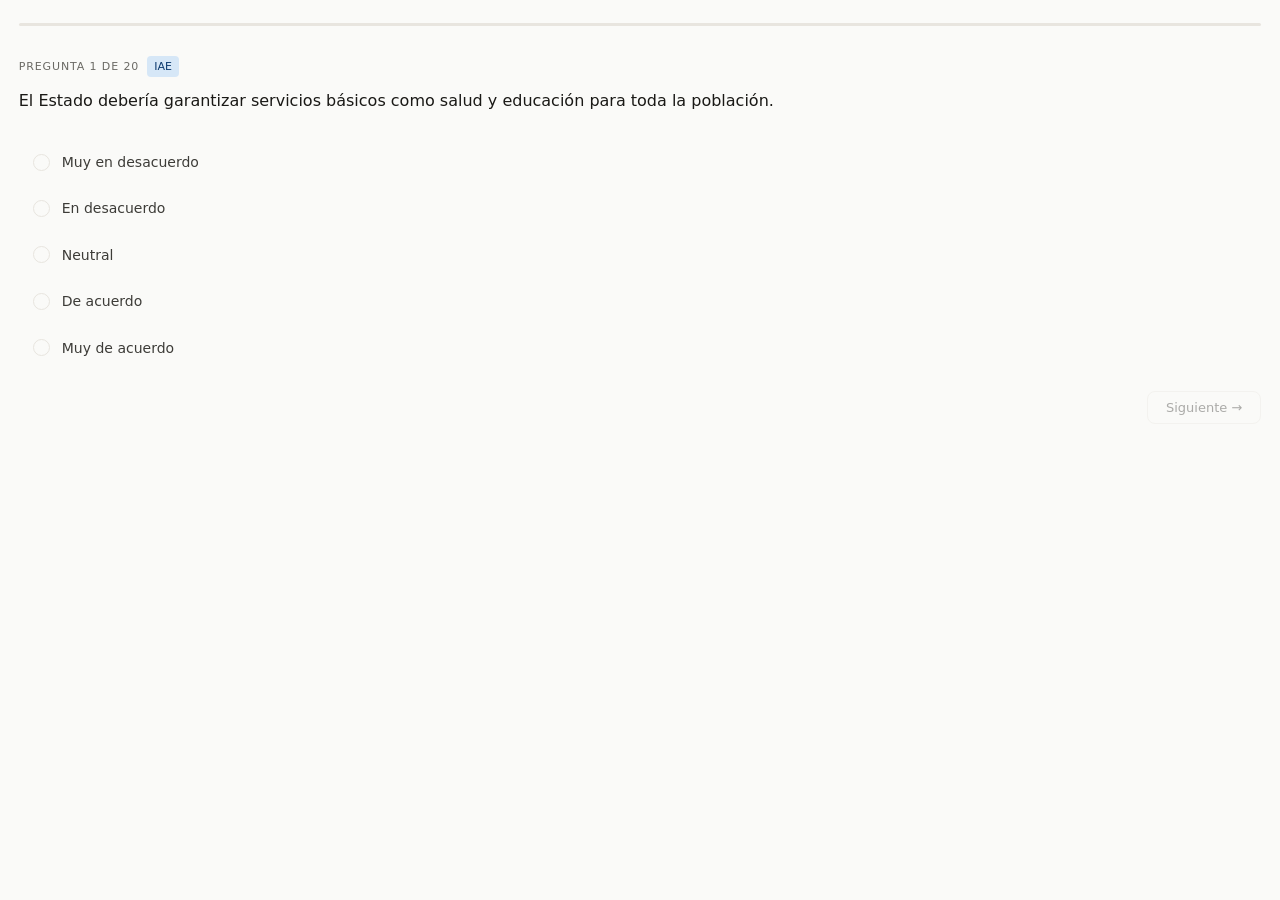
<file: cuestionario.html>
<!DOCTYPE html>
<html lang="es">
<head>
<meta charset="utf-8">
<meta name="viewport" content="width=device-width, initial-scale=1">
<title>Cuestionario — El Triángulo Político</title>
<style>
  /*
   * cuestionario.html — V3.3
   * Tokens alineados con style.css del sitio principal.
   * Nombres: --white, --ink-*, --surface-*, iguales al sistema principal.
   */
  *, *::before, *::after { box-sizing: border-box; margin: 0; padding: 0; }

  :root {
    --white:        #FAFAF8;
    --ink:          #1A1916;
    --ink-2:        #3D3C38;
    --ink-3:        #6B6A65;
    --ink-4:        #A8A7A2;
    --surface:      #F3F1EC;
    --surface-2:    #E8E5DF;
    --blue:         #1B5C9E;
    --blue-light:   #D6E7F7;
    --blue-dark:    #0c3a6e;
    --amber:        #B5600A;
    --amber-light:  #FAE8CC;
    --amber-dark:   #7a3a00;
    --teal:         #0F6E5A;
    --teal-light:   #D0EFE7;
    --teal-dark:    #0a4035;
    --c-iaec-bg:    #0F6E5A;
    --c-iaee-bg:    #5E3FA0;
    --radius:       8px;
    --radius-lg:    16px;
    --font-body: 'DM Sans', system-ui, -apple-system, sans-serif;
  }

  @media (prefers-color-scheme: dark) {
    :root {
      --white:        #1C1B18;
      --ink:          #F0EDE6;
      --ink-2:        #D4D1CA;
      --ink-3:        #9C9A93;
      --ink-4:        #5C5B57;
      --surface:      #252420;
      --surface-2:    #2E2D29;
      --blue:         #85b7eb;
      --blue-light:   #0c3060;
      --blue-dark:    #b5d4f4;
      --amber:        #e8a04a;
      --amber-light:  #4a2e04;
      --amber-dark:   #fac775;
      --teal:         #4db89a;
      --teal-light:   #0a2e25;
      --teal-dark:    #a0ddd0;
      --c-iaec-bg:    #2a9e7a;
      --c-iaee-bg:    #8a67c8;
    }
  }

  html, body { background: var(--white); color: var(--ink); font-family: var(--font-body); font-size: 15px; line-height: 1.6; min-height: 100vh; }
  body { padding: 1.5rem 1.25rem 2.5rem; }

  .progress-track { height: 3px; background: var(--surface-2); border-radius: 2px; margin-bottom: 2rem; }
  .progress-fill  { height: 3px; background: var(--blue); border-radius: 2px; transition: width 0.35s ease; }

  .q-meta { display: flex; align-items: center; gap: 8px; margin-bottom: 0.75rem; }
  .q-counter { font-size: 11px; font-weight: 500; letter-spacing: 0.08em; text-transform: uppercase; color: var(--ink-3); }
  .badge { display: inline-block; font-size: 11px; font-weight: 500; padding: 2px 7px; border-radius: 4px; }
  .badge-iae { background: var(--blue-light);  color: var(--blue-dark); }
  .badge-iue { background: var(--amber-light); color: var(--amber-dark); }

  .q-text { font-size: 16px; line-height: 1.65; margin-bottom: 1.75rem; color: var(--ink); }

  .options { display: flex; flex-direction: column; gap: 4px; }
  .option { display: flex; align-items: center; gap: 12px; padding: 9px 13px; border-radius: var(--radius); border: 0.5px solid transparent; cursor: pointer; transition: background 0.12s, border-color 0.12s; user-select: none; -webkit-tap-highlight-color: transparent; }
  .option:hover { background: var(--surface); border-color: var(--surface-2); }
  .option.selected { background: var(--blue-light); border-color: var(--blue); }
  .radio { width: 17px; height: 17px; border-radius: 50%; border: 1.5px solid var(--surface-2); flex-shrink: 0; display: flex; align-items: center; justify-content: center; transition: border-color 0.12s, background 0.12s; }
  .option.selected .radio { background: var(--blue); border-color: var(--blue); }
  .radio-dot { width: 6px; height: 6px; border-radius: 50%; background: white; opacity: 0; transition: opacity 0.12s; }
  .option.selected .radio-dot { opacity: 1; }
  .option-label { font-size: 14px; color: var(--ink-2); transition: color 0.12s; }
  .option.selected .option-label { color: var(--blue-dark); font-weight: 500; }

  .nav { display: flex; justify-content: flex-end; align-items: center; gap: 10px; margin-top: 1.5rem; }
  button { background: transparent; border: 1px solid var(--surface-2); color: var(--ink); padding: 8px 18px; border-radius: var(--radius); font-size: 13px; cursor: pointer; transition: background 0.12s, transform 0.1s; font-family: var(--font-body); }
  button:hover { background: var(--surface); }
  button:active { transform: scale(0.97); }
  button:disabled { opacity: 0.35; cursor: not-allowed; transform: none; }
  button.primary { background: var(--blue); color: white; border-color: var(--blue); }
  button.primary:hover { opacity: 0.88; }

  .result { animation: fadeUp 0.4s ease; }
  @keyframes fadeUp { from { opacity: 0; transform: translateY(8px); } to { opacity: 1; transform: translateY(0); } }

  .result-title { font-size: 20px; font-weight: 500; margin-bottom: 0.2rem; }
  .result-sub   { font-size: 13px; color: var(--ink-3); margin-bottom: 1.5rem; }

  .scores { display: grid; grid-template-columns: repeat(3, 1fr); gap: 8px; margin-bottom: 1rem; }
  @media (max-width: 480px) { .scores { grid-template-columns: 1fr 1fr; } .scores .score-card:last-child { grid-column: span 2; } }
  .score-card  { background: var(--surface); border-radius: var(--radius); padding: 11px 14px; }
  .score-label { font-size: 10px; font-weight: 500; text-transform: uppercase; letter-spacing: 0.08em; color: var(--ink-3); margin-bottom: 3px; }
  .score-val   { font-size: 26px; font-weight: 500; line-height: 1; margin-bottom: 2px; }
  .score-desc  { font-size: 11px; color: var(--ink-3); }
  .c-blue  { color: var(--blue); }
  .c-amber { color: var(--amber); }
  .c-teal  { color: var(--teal); }

  /* Breakdown IAEc/IAEe V3.3 */
  .breakdown { margin: 10px 0 14px; padding: 12px 14px; background: var(--surface); border-radius: var(--radius); border: 1px solid var(--surface-2); }
  .breakdown-title { font-size: 10px; font-weight: 600; letter-spacing: 0.07em; text-transform: uppercase; color: var(--ink-4); margin-bottom: 10px; }
  .breakdown-row { display: grid; grid-template-columns: 155px 1fr 32px; align-items: center; gap: 8px; margin-bottom: 7px; }
  @media (max-width: 380px) { .breakdown-row { grid-template-columns: 110px 1fr 28px; } }
  .breakdown-label { font-size: 12px; color: var(--ink-3); }
  .breakdown-bar-wrap { height: 6px; background: var(--surface-2); border-radius: 3px; overflow: hidden; }
  .breakdown-bar { height: 100%; border-radius: 3px; transition: width 0.4s ease; }
  .breakdown-bar-c { background: var(--c-iaec-bg); }
  .breakdown-bar-e { background: var(--c-iaee-bg); }
  .breakdown-val { font-size: 12px; font-weight: 600; text-align: right; color: var(--ink-2); }
  .breakdown-caption { font-size: 11px; color: var(--ink-4); margin-top: 6px; line-height: 1.5; }
  .asym-note { margin-top: 8px; padding: 7px 10px; background: var(--amber-light); color: var(--amber-dark); border-radius: 5px; font-size: 12px; line-height: 1.5; }

  .viz-row { display: flex; gap: 1.25rem; margin-bottom: 1.25rem; flex-wrap: wrap; align-items: flex-start; }
  .viz-row svg { flex-shrink: 0; display: block; }
  .viz-info    { flex: 1; min-width: 180px; }

  .zone-card { background: var(--surface); border-radius: var(--radius); padding: 13px 15px; margin-bottom: 10px; }
  .zone-tag  { font-size: 10px; font-weight: 500; text-transform: uppercase; letter-spacing: 0.08em; color: var(--amber); margin-bottom: 3px; }
  .zone-name { font-size: 15px; font-weight: 500; margin-bottom: 4px; }
  .zone-desc { font-size: 13px; color: var(--ink-2); line-height: 1.5; }
  .hetero-note { margin-top: 8px; padding: 7px 10px; background: var(--blue-light); color: var(--blue-dark); border-radius: 5px; font-size: 12px; line-height: 1.5; }

  .comp-title { font-size: 12px; font-weight: 500; color: var(--ink-2); margin-bottom: 6px; }
  .comp-list  { display: flex; flex-direction: column; gap: 5px; }
  .comp-item  { display: flex; align-items: center; gap: 9px; padding: 7px 10px; background: var(--surface); border-radius: var(--radius); font-size: 13px; }
  .comp-dot   { width: 7px; height: 7px; border-radius: 50%; flex-shrink: 0; }
  .comp-name  { flex: 1; font-weight: 500; }
  .comp-dist  { font-size: 11px; color: var(--ink-3); }

  .note { background: var(--surface); border-left: 2.5px solid var(--surface-2); border-radius: 0 var(--radius) var(--radius) 0; padding: 10px 14px; font-size: 12px; color: var(--ink-2); line-height: 1.6; margin-bottom: 1.25rem; }
  .note strong { font-weight: 500; color: var(--ink); }

  .result-actions { display: flex; gap: 8px; flex-wrap: wrap; }

  .legend { display: flex; gap: 14px; font-size: 11px; color: var(--ink-3); margin-top: 6px; justify-content: center; }
  .legend-item { display: flex; align-items: center; gap: 5px; }
  .legend-swatch { width: 9px; height: 9px; border-radius: 50%; flex-shrink: 0; }
</style>
</head>
<body>
<div id="app"></div>
<script>
// cuestionario.html — Codebook V3.3
// calcScores() con fórmula IAE 60/40 y desglose IAEc/IAEe
// REGIMES sincronizados con CASOS de main.js V3.3

const QUESTIONS = [
  { text: "El Estado debería garantizar servicios básicos como salud y educación para toda la población.", axis: "IAE", subaxis: "IAEe", dir: 1 },
  { text: "Las personas deberían poder resolver la mayoría de sus necesidades sin depender del gobierno central.", axis: "IAE", subaxis: "IAEe", dir: -1 },
  { text: "Un gobierno fuerte y centralizado es necesario para garantizar el orden social.", axis: "IAE", subaxis: "IAEc", dir: 1 },
  { text: "Las regulaciones estatales sobre la economía son principalmente un obstáculo para la libertad individual.", axis: "IAE", subaxis: "IAEe", dir: -1 },
  { text: "El Estado debería ser el principal proveedor de bienestar social, no el mercado ni la caridad privada.", axis: "IAE", subaxis: "IAEe", dir: 1 },
  { text: "El poder debería estar distribuido en comunidades y gobiernos locales, lejos del Estado central.", axis: "IAE", subaxis: "IAEc", dir: -1 },
  { text: "Las fuerzas de seguridad necesitan amplias facultades para mantener el orden público.", axis: "IAE", subaxis: "IAEc", dir: 1 },
  { text: "La propiedad privada y la libertad económica son derechos que el Estado no debería limitar activamente.", axis: "IAE", subaxis: "IAEe", dir: -1 },
  { text: "El Estado debería regular activamente los mercados para evitar abusos y concentraciones de poder.", axis: "IAE", subaxis: "IAEe", dir: 1 },
  { text: "Los medios de comunicación deberían operar con total independencia del Estado, sin regulación oficial.", axis: "IAE", subaxis: "IAEc", dir: -1 },
  { text: "Los derechos y beneficios sociales deberían aplicarse por igual a todas las personas, independientemente de su origen.", axis: "IUE", dir: -1 },
  { text: "La identidad nacional y cultural es un valor fundamental que el Estado debe preservar activamente.", axis: "IUE", dir: 1 },
  { text: "Las políticas públicas deberían reflejar y proteger las tradiciones y valores culturales establecidos.", axis: "IUE", dir: 1 },
  { text: "La diversidad cultural enriquece a la sociedad y el Estado debería fomentarla activamente.", axis: "IUE", dir: -1 },
  { text: "Los recursos y beneficios sociales deberían destinarse prioritariamente a los ciudadanos del propio país.", axis: "IUE", dir: 1 },
  { text: "Los derechos humanos son universales y aplican por igual en todas las culturas, sin excepción.", axis: "IUE", dir: -1 },
  { text: "La cohesión social se fortalece cuando la sociedad comparte valores culturales comunes.", axis: "IUE", dir: 1 },
  { text: "El Estado debería esforzarse activamente por reducir las desigualdades económicas entre distintos grupos sociales.", axis: "IUE", dir: -1 },
  { text: "Los valores religiosos o morales tradicionales deberían orientar las políticas públicas.", axis: "IUE", dir: 1 },
  { text: "La igualdad de condiciones para todos los grupos es más importante que preservar diferencias culturales o tradicionales.", axis: "IUE", dir: -1 },
];

const LABELS = ["Muy en desacuerdo", "En desacuerdo", "Neutral", "De acuerdo", "Muy de acuerdo"];

// Sincronizados con CASOS main.js V3.3 [iae, iue, label, color]
const REGIMES = [
  [72, -90, "URSS stalinista",    "#7A0000"],
  [62,  85, "Alemania Nazi",      "#4A1A1A"],
  [51,  80, "Irán actual",        "#8B1A1A"],
  [52, -65, "Venezuela 2010s",    "#E07B20"],
  [52, -15, "China actual",       "#C0392B"],
  [43,  55, "Hungría 2022",       "#7B3F00"],
  [43, -55, "Suecia 1980s",       "#0F6E5A"],
  [39, -40, "Noruega",            "#1B5C9E"],
  [35,  20, "EE.UU. 2000s",       "#2874A6"],
  [35,  15, "Singapur 2020",      "#8B6914"],
  [32,   8, "Suiza",              "#2874A6"],
  [ 9,   0, "Somalia 1990s",      "#888"   ],
];

const TRI = { A: {x:130, y:14}, C: {x:12, y:244}, F: {x:248, y:244} };

function toXY(iae, iue) {
  const iaeN = Math.max(0, Math.min(100, iae)) / 100;
  const iueN = (Math.max(-100, Math.min(100, iue)) + 100) / 200;
  const wA = 1 - iaeN, wC = iaeN * (1 - iueN), wF = iaeN * iueN;
  return { x: wA*TRI.A.x + wC*TRI.C.x + wF*TRI.F.x, y: wA*TRI.A.y + wC*TRI.C.y + wF*TRI.F.y };
}

function calcIAE(iaec, iaee) {
  if (iaee < 10) return Math.max(iaec, iaee); // IAE_político §2.2.0
  return Math.round((iaec * 0.60) + (iaee * 0.40));
}

let step = 0, answers = Array(QUESTIONS.length).fill(null), phase = "quiz";

function calcScores() {
  let iueSum = 0, iueN = 0, iaecSum = 0, iaecN = 0, iaeeSum = 0, iaeeN = 0;
  QUESTIONS.forEach((q, i) => {
    if (answers[i] === null) return;
    const score = (answers[i] - 3) * q.dir * 25;
    if (q.axis === "IAE") {
      if (q.subaxis === "IAEc") { iaecSum += score; iaecN++; }
      else                      { iaeeSum += score; iaeeN++; }
    } else { iueSum += score; iueN++; }
  });
  const iaec = iaecN ? Math.max(0, Math.min(100, Math.round(50 + iaecSum / iaecN))) : 50;
  const iaee = iaeeN ? Math.max(0, Math.min(100, Math.round(50 + iaeeSum / iaeeN))) : 50;
  const iae  = calcIAE(iaec, iaee);
  const iue  = Math.max(-100, Math.min(100, Math.round(iueN ? iueSum / iueN * 2 : 0)));
  const iuee = Math.round((iue / 100) * iae);
  return { iae, iue, iuee, iaec, iaee };
}

function getZone(iae, iue) {
  const e = (iue / 100) * iae;
  if (iae < 20)                                    return { name: "Zona semi-libertaria",        desc: "Alcance estatal muy reducido. Predomina la autonomía individual y la limitación del poder coercitivo." };
  if (iae > 80 && iue < -50)                       return { name: "Polo comunista",               desc: "Estado de alcance máximo orientado a homogeneizar la vida económica mediante coerción extrema." };
  if (iae > 80 && iue > 50)                        return { name: "Polo fascista / teocrático",   desc: "Estado de alcance máximo orientado a imponer una identidad cultural o religiosa dominante." };
  if (iae > 60 && Math.abs(iue) < 30)              return { name: "Autocracia pragmática",        desc: "Alto alcance estatal sin proyecto ideológico fuerte. Predomina la lógica de control." };
  if (iae > 55 && iue > 20)                        return { name: "Autoritarismo electoral",      desc: "Instituciones formalmente democráticas con erosión de libertades civiles." };
  if (iae > 55 && iue < -20)                       return { name: "Intervencionismo de izquierda", desc: "Estado de alcance alto con orientación redistributiva e igualitarista." };
  if (iae >= 20 && iae <= 55 && Math.abs(e) < 20)  return { name: "Zona democrática",             desc: "Interior del triángulo: coexistencia de proyectos políticos distintos con poder distribuido.", hetero: true };
  if (iae >= 20 && iae <= 55 && iue > 15)          return { name: "Derecha democrática",          desc: "Estado moderado con orientación conservadora-particularista." };
  if (iae >= 20 && iae <= 55 && iue < -15)         return { name: "Izquierda democrática",        desc: "Estado moderado con orientación universalista-igualitarista." };
  if (iae < 35 && iue > 15)                        return { name: "Liberalismo conservador",      desc: "Estado pequeño con orientación cultural particularista y libertad económica." };
  if (iae < 35 && iue < -15)                       return { name: "Liberalismo progresista",      desc: "Estado pequeño con orientación universalista y énfasis en derechos individuales." };
  return { name: "Zona central", desc: "Posición central: alcance moderado y orientación pragmática." };
}

function nearest(iae, iue, n = 3) {
  return REGIMES.map(([ri,ru,name,color]) => ({ name, color, d: Math.round(Math.sqrt((iae-ri)**2+((iue-ru)*0.7)**2)) }))
    .sort((a,b) => a.d - b.d).slice(0, n);
}

function triSVG(iae, iue) {
  const pt = toXY(iae, iue);
  const dots = REGIMES.map(([ri,ru,,c]) => { const p=toXY(ri,ru); return `<circle cx="${p.x.toFixed(1)}" cy="${p.y.toFixed(1)}" r="2.5" fill="${c}" opacity="0.5"/>`; }).join("");
  return `<svg width="260" height="260" viewBox="0 0 260 260">
    <polygon points="130,14 12,244 248,244" fill="rgba(24,95,165,0.07)" stroke="currentColor" stroke-width="0.8" opacity="0.4"/>
    <text x="130" y="10" text-anchor="middle" font-size="8" fill="currentColor" opacity="0.45" font-family="system-ui,sans-serif">Anarquía</text>
    <text x="12"  y="257" text-anchor="start" font-size="7.5" fill="currentColor" opacity="0.45" font-family="system-ui,sans-serif">Comunismo</text>
    <text x="248" y="257" text-anchor="end"   font-size="7.5" fill="currentColor" opacity="0.45" font-family="system-ui,sans-serif">Fascismo</text>
    ${dots}
    <circle cx="${pt.x.toFixed(1)}" cy="${pt.y.toFixed(1)}" r="8" fill="#1B5C9E" opacity="0.18"/>
    <circle cx="${pt.x.toFixed(1)}" cy="${pt.y.toFixed(1)}" r="5" fill="#1B5C9E"/>
    <circle cx="${pt.x.toFixed(1)}" cy="${pt.y.toFixed(1)}" r="2" fill="white"/>
  </svg>`;
}

function renderQuiz() {
  const q = QUESTIONS[step], ans = answers[step], hasAns = ans !== null;
  const pct = Math.round((step / QUESTIONS.length) * 100);
  return `
    <div class="progress-track"><div class="progress-fill" style="width:${pct}%"></div></div>
    <div class="q-meta">
      <span class="q-counter">Pregunta ${step+1} de ${QUESTIONS.length}</span>
      <span class="badge badge-${q.axis.toLowerCase()}">${q.axis}</span>
    </div>
    <p class="q-text">${q.text}</p>
    <div class="options">
      ${LABELS.map((l,i) => { const v=i+1; return `<div class="option${ans===v?' selected':''}" onclick="pick(${v})"><div class="radio"><div class="radio-dot"></div></div><span class="option-label">${l}</span></div>`; }).join("")}
    </div>
    <div class="nav">
      ${step > 0 ? `<button onclick="prev()">← Anterior</button>` : ""}
      <button class="${hasAns?'primary':''}" onclick="next()" ${hasAns?'':'disabled'}>
        ${step === QUESTIONS.length-1 ? "Ver resultado →" : "Siguiente →"}
      </button>
    </div>`;
}

function renderResult() {
  const { iae, iue, iuee, iaec, iaee } = calcScores();
  const zone = getZone(iae, iue), near = nearest(iae, iue);
  const iueLbl = iue < -60 ? "Muy universalista" : iue < -20 ? "Universalista" : iue < 20 ? "Centro pragmático" : iue < 60 ? "Particularista" : "Muy particularista";
  const iaeLbl = iae < 20 ? "Muy reducido" : iae < 40 ? "Limitado" : iae < 60 ? "Moderado" : iae < 80 ? "Alto" : "Máximo";
  const asymNote = Math.abs(iaec - iaee) >= 10
    ? `<div class="asym-note">Tus respuestas sugieren asimetría: IAEc ≈ ${iaec} vs IAEe ≈ ${iaee}. ${iaec > iaee ? 'Preferís más regulación sobre comportamientos que sobre la economía.' : 'Preferís más intervención económica que control sobre libertades civiles.'}</div>` : '';
  const heteroNote = zone.hetero
    ? `<div class="hetero-note"><strong>Zona de alta heterogeneidad:</strong> Esta región concentra regímenes muy distintos. La posición describe tu orientación declarada, no un tipo de régimen único.</div>` : '';

  return `
    <div class="result">
      <div class="result-title">Tu posición en el triángulo</div>
      <div class="result-sub">Basada en ${QUESTIONS.length} respuestas · Codebook V3.3 · Aproximación orientativa.</div>
      <div class="scores">
        <div class="score-card"><div class="score-label">IAE — Alcance</div><div class="score-val c-blue">${iae}</div><div class="score-desc">${iaeLbl}</div></div>
        <div class="score-card"><div class="score-label">IUE — Orientación</div><div class="score-val c-amber">${iue>0?'+':''}${iue}</div><div class="score-desc">${iueLbl}</div></div>
        <div class="score-card"><div class="score-label">IUEe — Imposición</div><div class="score-val c-teal">${iuee>0?'+':''}${iuee}</div><div class="score-desc">IUE × IAE / 100</div></div>
      </div>
      <div class="breakdown">
        <div class="breakdown-title">Desglose IAE (V3.3 — ponderación 60/40)</div>
        <div class="breakdown-row"><span class="breakdown-label">IAEc · civil (×0.60)</span><div class="breakdown-bar-wrap"><div class="breakdown-bar breakdown-bar-c" style="width:${iaec}%"></div></div><span class="breakdown-val">${iaec}</span></div>
        <div class="breakdown-row"><span class="breakdown-label">IAEe · económico (×0.40)</span><div class="breakdown-bar-wrap"><div class="breakdown-bar breakdown-bar-e" style="width:${iaee}%"></div></div><span class="breakdown-val">${iaee}</span></div>
        <div class="breakdown-caption">IAE = (IAEc × 0.60) + (IAEe × 0.40) = ${iae}</div>
        ${asymNote}
      </div>
      <div class="viz-row">
        <div>${triSVG(iae, iue)}<div class="legend"><div class="legend-item"><div class="legend-swatch" style="background:#1B5C9E"></div>Tu posición</div><div class="legend-item"><div class="legend-swatch" style="background:#888"></div>Casos históricos</div></div></div>
        <div class="viz-info">
          <div class="zone-card"><div class="zone-tag">Zona identificada</div><div class="zone-name">${zone.name}</div><div class="zone-desc">${zone.desc}</div>${heteroNote}</div>
          <div class="comp-title">Regímenes más cercanos:</div>
          <div class="comp-list">${near.map(c=>`<div class="comp-item"><div class="comp-dot" style="background:${c.color}"></div><div class="comp-name">${c.name}</div><div class="comp-dist">~${c.d} pts</div></div>`).join("")}</div>
        </div>
      </div>
      <div class="note"><strong>Nota:</strong> Este cuestionario es orientativo. El cálculo riguroso usa Freedom House, WJP, Fraser Institute, FMI y V-Dem. La fórmula IAE aplica ponderación 60/40 según Codebook V3.3. Un mismo resultado puede corresponder a regímenes muy distintos en sus consecuencias humanas.</div>
      <div class="result-actions">
        <button class="primary" onclick="goToTriangle()">Ver en el triángulo →</button>
        <button onclick="restart()">Reiniciar</button>
      </div>
    </div>`;
}

function pick(v) { answers[step]=v; render(); if (step < QUESTIONS.length-1) setTimeout(()=>{step++;render();},300); }
function next() { if (!answers[step]) return; if (step===QUESTIONS.length-1){phase="result";}else{step++;} render(); }
function prev() { if (step>0){step--;render();} }
function goToTriangle() { const {iae,iue}=calcScores(); if (window.parent!==window) window.parent.postMessage({type:'quiz-result',iae,iue},'*'); }
function restart() { step=0; answers=Array(QUESTIONS.length).fill(null); phase="quiz"; render(); }
function render() {
  document.getElementById("app").innerHTML = phase==="quiz" ? renderQuiz() : renderResult();
  if (window.parent!==window) window.parent.postMessage({type:"quiz-height",height:document.body.scrollHeight},"*");
}
render();
</script>
</body>
</html>
</file>
<file: style.css>
/* ═══════════════════════════════════════════════════
   VECTRA — IDA Insights — style.css
   Fuente: Cormorant Garamond (títulos) + Syne (cuerpo)
   Sistema de tokens por variables CSS
   ═══════════════════════════════════════════════════ */

/* ─── TOKENS ──────────────────────────────────────── */
:root {
  /* Colores base */
  --white:        #FAFAF8;
  --ink:          #1A1916;
  --ink-2:        #3D3C38;
  --ink-3:        #6B6A65;
  --ink-4:        #A8A7A2;
  --surface:      #F3F1EC;
  --surface-2:    #E8E5DF;

  /* Colores de acento */
  --red:          #C8372D;
  --red-light:    #F5DDD9;
  --blue:         #1B5C9E;
  --blue-light:   #D6E7F7;
  --teal:         #0F6E5A;
  --teal-light:   #D0EFE7;
  --amber:        #C49A3C;
  --amber-light:  #F5EDDA;
  --purple:       #5E3FA0;
  --purple-light: #EAE3F7;

  /* Colores semánticos del triángulo */
  --c-anarquia:   #4A90D9;
  --c-comunismo:  #C0392B;
  --c-fascismo:   #8B1A1A;
  --c-liberal:    #4A90D9;
  --c-interv:     #888;
  --c-user:       #E07B20;
  --c-ivr:        #5E3FA0;
  --bg-triangle:  #F0EDE6;
  --border-main:  #C8C5BC;
  --border-axis:  #A8A7A2;

  /* Colores de índices */
  --c-iae-bg:    #1B5C9E;
  --c-iaec-bg:   #0F6E5A;
  --c-iaee-bg:   #5E3FA0;
  --c-iue-bg:    #B5600A;
  --c-iuee-bg:   #C8372D;
  --c-ivr-bg:    #2C2C2A;

  /* Tipografía */
  --font-display: 'Cormorant Garamond', Georgia, serif;
  --font-body:    'Syne', system-ui, sans-serif;

  /* Espaciados */
  --gap-xs:   4px;
  --gap-sm:   8px;
  --gap-md:  16px;
  --gap-lg:  32px;
  --gap-xl:  64px;
  --gap-2xl: 96px;

  /* Bordes */
  --radius-sm:  4px;
  --radius-md:  8px;
  --radius-lg: 16px;
  --radius-xl: 24px;

  /* Sombras */
  --shadow-sm: 0 1px 3px rgba(26,25,22,0.08);
  --shadow-md: 0 4px 16px rgba(26,25,22,0.10);
  --shadow-lg: 0 12px 40px rgba(26,25,22,0.12);

  /* Layout */
  --max-w:      1100px;
  --nav-h:       64px;

  /* Transiciones */
  --ease:       cubic-bezier(0.22, 1, 0.36, 1);
  --t-fast:     150ms;
  --t-med:      280ms;
  --t-slow:     500ms;
}

/* Modo oscuro */
@media (prefers-color-scheme: dark) {
  :root {
    --white:        #1C1B18;
    --ink:          #F0EDE6;
    --ink-2:        #D4D1CA;
    --ink-3:        #9C9A93;
    --ink-4:        #5C5B57;
    --surface:      #252420;
    --surface-2:    #2E2D29;
    --bg-triangle:  #252420;
    --border-main:  #3C3B37;
    --border-axis:  #3C3B37;
    /* Colores semánticos del triángulo en dark mode */
    --c-anarquia:   #6aaee8;
    --c-comunismo:  #e05a50;
    --c-fascismo:   #c45050;
    --c-liberal:    #6aaee8;
    --c-user:       #f0a050;
    --c-ivr:        #9b7fd4;
    /* Índices */
    --c-iae-bg:     #3a7ecf;
    --c-iaec-bg:    #2a9e7a;
    --c-iaee-bg:    #8a67c8;
    --c-iue-bg:     #d4803a;
    --c-iuee-bg:    #e05a50;
  }
}

/* ─── RESET & BASE ────────────────────────────────── */
*, *::before, *::after { box-sizing: border-box; margin: 0; padding: 0; }

html {
  scroll-behavior: smooth;
  scroll-padding-top: var(--nav-h);
  font-size: 16px;
  -webkit-text-size-adjust: 100%;
}

body {
  font-family: var(--font-body);
  font-weight: 400;
  color: var(--ink);
  background: var(--white);
  line-height: 1.65;
  overflow-x: hidden;
}

img, svg { display: block; max-width: 100%; }

a { color: inherit; text-decoration: none; }

button {
  font-family: var(--font-body);
  cursor: pointer;
  border: none;
  background: none;
}

/* ─── TIPOGRAFÍA ──────────────────────────────────── */
h1, h2, h3 {
  font-family: var(--font-display);
  font-weight: 400;
  line-height: 1.15;
  letter-spacing: -0.01em;
}

h1 { font-size: clamp(2.4rem, 6vw, 4rem); }
h2 { font-size: clamp(1.8rem, 4vw, 2.8rem); }
h3 { font-size: 1.25rem; margin-bottom: var(--gap-sm); }

em { font-style: italic; }
strong { font-weight: 500; }

code {
  font-family: 'SF Mono', 'Fira Code', monospace;
  font-size: 0.875rem;
  background: var(--surface-2);
  padding: var(--gap-xs) var(--gap-sm);
  border-radius: var(--radius-sm);
  display: block;
  margin-bottom: var(--gap-sm);
  overflow-x: auto;
  color: var(--ink-2);
}

/* ─── NAV ─────────────────────────────────────────── */
#nav {
  position: fixed;
  top: 0; left: 0; right: 0;
  z-index: 100;
  height: var(--nav-h);
  display: flex;
  align-items: center;
  padding: 0 var(--gap-lg);
  gap: var(--gap-lg);
  background: rgba(250,250,248,0.9);
  backdrop-filter: blur(12px);
  -webkit-backdrop-filter: blur(12px);
  border-bottom: 1px solid var(--surface-2);
  transition: background var(--t-med) var(--ease);
}

@media (prefers-color-scheme: dark) {
  #nav { background: rgba(28,27,24,0.9); }
}

#nav.scrolled {
  box-shadow: var(--shadow-sm);
}

.nav-logo {
  font-family: var(--font-display);
  font-size: 1.1rem;
  flex-shrink: 0;
}
.nav-logo span {
  display: block;
  font-size: 0.8rem;
  color: var(--ink-3);
  font-family: var(--font-body);
  font-weight: 300;
  line-height: 1;
}

.nav-links {
  display: flex;
  gap: var(--gap-md);
  margin-left: auto;
}

.nav-links a {
  font-size: 0.9rem;
  color: var(--ink-3);
  transition: color var(--t-fast);
  padding: var(--gap-xs) 0;
  border-bottom: 1.5px solid transparent;
}

.nav-links a:hover,
.nav-links a.active {
  color: var(--ink);
  border-bottom-color: var(--ink);
}

.nav-toggle {
  font-size: 0.82rem;
  font-weight: 500;
  color: var(--ink-2);
  padding: 6px 14px;
  border: 1px solid var(--surface-2);
  border-radius: 100px;
  background: var(--surface);
  transition: all var(--t-fast);
  white-space: nowrap;
  flex-shrink: 0;
}

.nav-toggle:hover {
  background: var(--surface-2);
  border-color: var(--ink-4);
}

/* Modo especialista activo */
body.expert-mode .nav-toggle {
  background: var(--ink);
  color: var(--white);
  border-color: var(--ink);
}

.nav-hamburger {
  display: none;
  font-size: 1.2rem;
  padding: var(--gap-sm);
  color: var(--ink);
}

@media (max-width: 680px) {
  .nav-links { display: none; }
  .nav-hamburger { display: block; }
  .nav-links.open {
    display: flex;
    flex-direction: column;
    position: fixed;
    top: var(--nav-h);
    left: 0; right: 0;
    background: var(--white);
    padding: var(--gap-md) var(--gap-lg);
    border-bottom: 1px solid var(--surface-2);
    gap: var(--gap-sm);
  }
}

/* ─── HERO ────────────────────────────────────────── */
.hero {
  min-height: 100vh;
  padding: calc(var(--nav-h) + var(--gap-xl)) var(--gap-lg) var(--gap-xl);
  max-width: var(--max-w);
  margin: 0 auto;
  display: grid;
  grid-template-columns: 1fr 1fr;
  gap: var(--gap-xl);
  align-items: center;
}

.hero-eyebrow {
  font-size: 0.8rem;
  font-weight: 500;
  letter-spacing: 0.12em;
  text-transform: uppercase;
  color: var(--ink-3);
  margin-bottom: var(--gap-md);
}

.hero h1 { margin-bottom: var(--gap-lg); }
.hero h1 em {
  color: var(--amber);
  font-style: italic;
}

.hero-sub {
  font-size: 1.1rem;
  color: var(--ink-2);
  max-width: 480px;
  margin-bottom: var(--gap-lg);
  line-height: 1.7;
}

.hero-ctas {
  display: flex;
  gap: var(--gap-md);
  flex-wrap: wrap;
}

.hero-visual {
  display: flex;
  align-items: center;
  justify-content: center;
}

.hero-visual svg {
  width: 100%;
  max-width: 420px;
  filter: drop-shadow(0 8px 32px rgba(26,25,22,0.08));
}

@media (max-width: 820px) {
  .hero {
    grid-template-columns: 1fr;
    min-height: auto;
    padding-top: calc(var(--nav-h) + var(--gap-lg));
  }
  .hero-visual { order: -1; }
  .hero-visual svg { max-width: 280px; }
}

/* ─── BOTONES ─────────────────────────────────────── */
.btn {
  display: inline-block;
  font-size: 0.9rem;
  font-weight: 500;
  padding: 12px 24px;
  border-radius: 100px;
  transition: all var(--t-fast) var(--ease);
  cursor: pointer;
  border: 1.5px solid transparent;
}

.btn-primary {
  background: var(--ink);
  color: var(--white);
}
.btn-primary:hover {
  background: var(--ink-2);
  transform: translateY(-1px);
  box-shadow: var(--shadow-sm);
}

.btn-ghost {
  color: var(--ink-2);
  border-color: transparent;
}
.btn-ghost:hover { color: var(--ink); }

.btn-outline {
  background: transparent;
  border-color: var(--ink-3);
  color: var(--ink-2);
}
.btn-outline:hover {
  border-color: var(--ink);
  color: var(--ink);
}

/* ─── SECTIONS ────────────────────────────────────── */
.section {
  padding: var(--gap-2xl) var(--gap-lg);
  max-width: var(--max-w);
  margin: 0 auto;
}

.section-alt {
  max-width: 100%;
  background: var(--surface);
  padding: var(--gap-2xl) var(--gap-lg);
}
.section-alt > * { max-width: var(--max-w); margin-left: auto; margin-right: auto; }

.section-header {
  text-align: center;
  margin-bottom: var(--gap-xl);
}

.section-tag {
  font-size: 0.78rem;
  font-weight: 500;
  letter-spacing: 0.12em;
  text-transform: uppercase;
  color: var(--ink-3);
  margin-bottom: var(--gap-sm);
}

.section-desc {
  max-width: 580px;
  margin: var(--gap-md) auto 0;
  color: var(--ink-2);
  font-size: 1.05rem;
  line-height: 1.7;
}

/* ─── TRIÁNGULO INTERACTIVO ───────────────────────── */
.triangle-controls {
  display: grid;
  grid-template-columns: 1fr 1fr;
  gap: var(--gap-md) var(--gap-lg);
  max-width: 640px;
  margin: 0 auto var(--gap-lg);
}

.control-group {
  display: flex;
  flex-direction: column;
  gap: var(--gap-xs);
}

.control-group label {
  font-size: 0.82rem;
  font-weight: 500;
  color: var(--ink-3);
  letter-spacing: 0.04em;
  text-transform: uppercase;
}

.control-group input[type=range] {
  width: 100%;
  height: 4px;
  appearance: none;
  -webkit-appearance: none;
  background: var(--surface-2);
  border-radius: 2px;
  outline: none;
  cursor: pointer;
}

.control-group input[type=range]::-webkit-slider-thumb {
  -webkit-appearance: none;
  width: 18px;
  height: 18px;
  background: var(--ink);
  border-radius: 50%;
  border: 3px solid var(--white);
  box-shadow: var(--shadow-sm);
  cursor: pointer;
  transition: transform var(--t-fast);
}

.control-group input[type=range]::-webkit-slider-thumb:hover {
  transform: scale(1.2);
}

.control-val {
  font-size: 0.9rem;
  font-weight: 500;
  color: var(--ink-2);
  min-width: 32px;
}

.triangle-container {
  position: relative;
  max-width: 600px;
  margin: 0 auto;
  user-select: none;
}

#mainTriangle {
  width: 100%;
  cursor: crosshair;
}

/* SVG text dentro del triángulo */
.zone-label {
  font-family: var(--font-body);
  font-size: 13px;
  font-weight: 300;
  letter-spacing: 0.06em;
  text-transform: uppercase;
  fill: var(--ink-4);
}

.vertex-label {
  font-family: var(--font-body);
  font-size: 13px;
  font-weight: 500;
  fill: var(--ink-2);
}

.vertex-sub {
  font-family: 'SF Mono', monospace;
  font-size: 10px;
  fill: var(--ink-3);
}

.side-label {
  font-family: var(--font-body);
  font-size: 11px;
  fill: var(--ink-4);
  letter-spacing: 0.05em;
}

.vertex { cursor: pointer; }
.vertex:focus { outline: 2px solid var(--blue); outline-offset: 4px; }
.vertex circle:first-of-type {
  transition: r var(--t-fast), opacity var(--t-fast);
}
.vertex:hover circle:first-of-type,
.vertex:focus circle:first-of-type { r: 20; opacity: 0.3; }

/* Animación del punto de usuario */
#userDot { transition: cx 0.3s var(--ease), cy 0.3s var(--ease), opacity 0.2s; }
#userPulse {
  transition: cx 0.3s var(--ease), cy 0.3s var(--ease);
  animation: pulse 2s ease-in-out infinite;
}

@keyframes pulse {
  0%, 100% { r: 18; opacity: 0.5; }
  50%       { r: 28; opacity: 0; }
}

/* Tooltip del triángulo */
.tri-tooltip {
  position: absolute;
  background: var(--ink);
  color: var(--white);
  padding: var(--gap-md);
  border-radius: var(--radius-md);
  font-size: 0.85rem;
  max-width: 240px;
  pointer-events: none;
  box-shadow: var(--shadow-lg);
  z-index: 10;
  transition: opacity var(--t-fast);
}

.tri-tooltip[hidden] { display: none; }

.tt-name {
  font-weight: 500;
  margin-bottom: 4px;
  font-size: 0.95rem;
}

.tt-desc { color: rgba(255,255,255,0.75); margin-bottom: var(--gap-sm); }

.tt-coercion {
  font-size: 0.72rem;
  color: rgba(255, 200, 100, 0.9);
  border-top: 1px solid rgba(255,255,255,0.15);
  padding-top: var(--gap-sm);
  margin-bottom: var(--gap-sm);
  line-height: 1.5;
}
.tt-coercion strong { color: rgba(255, 200, 100, 1); }

.tt-indices {
  display: flex;
  gap: var(--gap-sm);
  flex-wrap: wrap;
}

.tt-index-pill {
  font-family: 'SF Mono', monospace;
  font-size: 0.75rem;
  background: rgba(255,255,255,0.15);
  padding: 2px 8px;
  border-radius: 100px;
}

/* Panel de posición */
.position-panel {
  display: grid;
  grid-template-columns: repeat(4, 1fr);
  gap: var(--gap-md);
  margin-top: var(--gap-lg);
  max-width: 600px;
  margin-left: auto;
  margin-right: auto;
}

.pos-item {
  background: var(--surface);
  border-radius: var(--radius-md);
  padding: var(--gap-md);
  text-align: center;
  border: 1px solid var(--surface-2);
  transition: background var(--t-fast);
}

.pos-label {
  display: block;
  font-family: 'SF Mono', monospace;
  font-size: 0.72rem;
  font-weight: 500;
  color: var(--ink-3);
  letter-spacing: 0.06em;
  margin-bottom: 4px;
}

.pos-value {
  display: block;
  font-family: var(--font-display);
  font-size: 1.5rem;
  color: var(--ink);
  margin-bottom: 2px;
}

.pos-desc {
  font-size: 0.72rem;
  color: var(--ink-4);
}

.pos-zone {
  font-family: var(--font-body);
  font-size: 0.85rem;
  font-weight: 500;
}

@media (max-width: 560px) {
  .triangle-controls { grid-template-columns: 1fr; }
  .position-panel { grid-template-columns: repeat(2, 1fr); }
}

/* ─── ÍNDICES GRID ────────────────────────────────── */
.indices-grid {
  display: grid;
  grid-template-columns: repeat(3, 1fr);
  gap: var(--gap-md);
}

.index-card {
  background: var(--white);
  border: 1px solid var(--surface-2);
  border-radius: var(--radius-lg);
  padding: var(--gap-lg);
  transition: box-shadow var(--t-med), transform var(--t-med);
}

.index-card:hover {
  box-shadow: var(--shadow-md);
  transform: translateY(-2px);
}

.card-icon {
  display: inline-flex;
  align-items: center;
  justify-content: center;
  width: 48px;
  height: 48px;
  border-radius: var(--radius-md);
  font-family: 'SF Mono', monospace;
  font-size: 0.8rem;
  font-weight: 500;
  color: white;
  margin-bottom: var(--gap-md);
  letter-spacing: 0.04em;
}

.index-card h3 {
  font-size: 1.05rem;
  margin-bottom: var(--gap-sm);
}

.card-plain {
  font-size: 0.9rem;
  color: var(--ink-2);
  line-height: 1.65;
}

.card-technical {
  margin-top: var(--gap-md);
  padding-top: var(--gap-md);
  border-top: 1px solid var(--surface-2);
  font-size: 0.875rem;
  color: var(--ink-2);
}

.card-technical p { line-height: 1.6; }

/* Oculto por defecto, visible en modo especialista */
body.expert-mode .card-technical { display: block !important; }
body:not(.expert-mode) .card-technical { display: none !important; }

.card-toggle {
  margin-top: var(--gap-md);
  font-size: 0.82rem;
  color: var(--ink-3);
  padding: 0;
  text-decoration: underline;
  text-underline-offset: 3px;
  transition: color var(--t-fast);
}
.card-toggle:hover { color: var(--ink); }

/* Ocultar toggle en modo especialista */
body.expert-mode .card-toggle { display: none; }

@media (max-width: 860px) {
  .indices-grid { grid-template-columns: repeat(2, 1fr); }
}

@media (max-width: 560px) {
  .indices-grid { grid-template-columns: 1fr; }
}

/* ─── CASOS ───────────────────────────────────────── */

#cuestionario {
  max-width: 720px;
  margin: 4rem auto;
  padding: 0 1rem;
}

.casos-layout {
  display: grid;
  grid-template-columns: 320px 1fr;
  gap: var(--gap-lg);
  align-items: start;
}

.casos-triangle-wrap {
  position: sticky;
  top: calc(var(--nav-h) + 24px);
}

.casos-list {
  display: flex;
  flex-direction: column;
  gap: var(--gap-sm);
  max-height: 70vh;
  overflow-y: auto;
  scrollbar-width: thin;
  scrollbar-color: var(--surface-2) transparent;
}

.caso-item {
  display: flex;
  align-items: center;
  gap: var(--gap-md);
  padding: var(--gap-md);
  border-radius: var(--radius-md);
  border: 1px solid var(--surface-2);
  cursor: pointer;
  transition: all var(--t-fast);
  background: var(--white);
  flex: unset;
  max-width: unset;
}

.caso-item:hover,
.caso-item.active {
  border-color: var(--ink-3);
  background: var(--surface);
}

.caso-dot {
  width: 12px;
  height: 12px;
  border-radius: 50%;
  flex-shrink: 0;
}

.caso-info { flex: 1; min-width: 0; }

.caso-name {
  font-weight: 500;
  font-size: 0.95rem;
  display: flex;
  align-items: baseline;
  gap: var(--gap-sm);
  flex-wrap: wrap;
}

.caso-period {
  font-size: 0.78rem;
  color: var(--ink-3);
  font-weight: 400;
}

.caso-desc {
  font-size: 0.82rem;
  color: var(--ink-3);
  margin-top: 2px;
  white-space: nowrap;
  overflow: hidden;
  text-overflow: ellipsis;
}

.caso-item.active .caso-desc {
  white-space: normal;
  overflow: visible;
  text-overflow: unset;
  line-height: 1.55;
  margin-top: 4px;
}

.caso-indices {
  display: flex;
  gap: 6px;
  flex-shrink: 0;
}

.caso-pill {
  font-family: 'SF Mono', monospace;
  font-size: 0.68rem;
  padding: 2px 7px;
  border-radius: 100px;
  background: var(--surface-2);
  color: var(--ink-3);
}

.casos-triangle-wrap svg {
  width: 100%;
  height: auto;
}

/* Puntos en el triángulo de casos */
.caso-point { cursor: pointer; }
.caso-point circle {
  transition: r var(--t-fast);
}
.caso-point:hover circle,
.caso-point.active circle { r: 12; }
.caso-point text {
  font-family: var(--font-body);
  font-size: 11px;
  fill: var(--ink-2);
  pointer-events: none;
}

@media (max-width: 820px) {
  .casos-layout { grid-template-columns: 1fr; }
  .casos-triangle-wrap { position: static; order: -1; max-width: 380px; margin: 0 auto; }
  .casos-list { max-height: none; }
}

/* ─── METODOLOGÍA ─────────────────────────────────── */
.metodologia-grid {
  display: grid;
  grid-template-columns: repeat(2, 1fr);
  gap: var(--gap-md);
}

.met-block {
  background: var(--white);
  border: 1px solid var(--surface-2);
  border-radius: var(--radius-lg);
  padding: var(--gap-lg);
}

.met-block p {
  font-size: 0.92rem;
  color: var(--ink-2);
  line-height: 1.7;
}

.met-block-wide {
  grid-column: 1 / -1;
  border-left: 4px solid var(--amber);
}

.met-block-wide h3::before {
  content: '';
}

.met-list {
  list-style: none;
  margin-top: var(--gap-sm);
}

.met-list li {
  font-size: 0.9rem;
  color: var(--ink-2);
  padding: 5px 0;
  padding-left: 20px;
  position: relative;
}

.met-list li::before {
  content: '×';
  position: absolute;
  left: 0;
  color: var(--red);
  font-size: 0.9rem;
}

.met-list-ok li::before {
  content: '→';
  color: var(--teal);
}

.met-block-codebook {
  display: flex;
  flex-direction: column;
  gap: var(--gap-md);
  background: var(--surface-2);
}

.met-block-codebook p {
  flex: 1;
}

@media (max-width: 720px) {
  .metodologia-grid { grid-template-columns: 1fr; }
  .met-block-wide { grid-column: auto; }
}

/* ─── FOOTER ──────────────────────────────────────── */
.site-footer {
  background: var(--ink);
  color: var(--white);
  padding: var(--gap-lg) var(--gap-lg);
}

.footer-inner {
  max-width: var(--max-w);
  margin: 0 auto;
  display: flex;
  justify-content: space-between;
  align-items: center;
  gap: var(--gap-lg);
  flex-wrap: wrap;
}

.footer-brand {
  font-family: var(--font-display);
  font-size: 1.05rem;
}

.footer-version {
  font-size: 0.78rem;
  color: rgba(255,255,255,0.4);
  margin-top: 2px;
}

.footer-links {
  display: flex;
  gap: var(--gap-md);
}

.footer-links a {
  font-size: 0.85rem;
  color: rgba(255,255,255,0.55);
  transition: color var(--t-fast);
}

.footer-links a:hover { color: var(--white); }

/* ─── MODO ESPECIALISTA ───────────────────────────── */
/* Elementos solo visibles en modo especialista */
.expert-only {
  display: none;
}

body.expert-mode .expert-only {
  display: block;
}

/* ─── ANIMACIONES DE ENTRADA ──────────────────────── */
@keyframes fadeUp {
  from { opacity: 0; transform: translateY(24px); }
  to   { opacity: 1; transform: translateY(0); }
}

.fade-up {
  animation: fadeUp var(--t-slow) var(--ease) both;
}

.fade-up-delay-1 { animation-delay: 100ms; }
.fade-up-delay-2 { animation-delay: 200ms; }
.fade-up-delay-3 { animation-delay: 300ms; }
.fade-up-delay-4 { animation-delay: 400ms; }

/* ─── SCROLL REVEAL ───────────────────────────────── */
.reveal {
  opacity: 0;
  transform: translateY(20px);
  transition: opacity var(--t-slow) var(--ease),
              transform var(--t-slow) var(--ease);
}

.reveal.visible {
  opacity: 1;
  transform: translateY(0);
}

/* ─── FOCUS VISIBLE ───────────────────────────────── */
:focus-visible {
  outline: 2px solid var(--blue);
  outline-offset: 3px;
  border-radius: 2px;
}

/* ─── SCROLLBAR PERSONALIZADA ─────────────────────── */
::-webkit-scrollbar { width: 6px; }
::-webkit-scrollbar-track { background: transparent; }
::-webkit-scrollbar-thumb {
  background: var(--ink-4);
  border-radius: 3px;
}
::-webkit-scrollbar-thumb:hover { background: var(--ink-3); }

/* ─── MODO PROGRESIVO: 3 NIVELES ──────────────────── */
/* Niveles: público (default) → estudiante → especialista */
/* Clase .student-mode en body activa nivel 2 */

body.student-mode .student-only,
body.expert-mode .student-only {
  display: block !important;
}

body:not(.student-mode):not(.expert-mode) .student-only {
  display: none !important;
}

/* El experto ve todo */
body.expert-mode .card-student,
body.expert-mode .card-technical { display: block !important; }

.card-student {
  margin-top: var(--gap-md);
  padding: var(--gap-md);
  background: var(--surface);
  border-radius: var(--radius-md);
  border-left: 3px solid var(--teal);
  font-size: 0.88rem;
}

.card-student p {
  color: var(--ink-2);
  line-height: 1.65;
  margin-top: 6px;
}

.card-student-label {
  font-size: 0.75rem;
  font-weight: 500;
  letter-spacing: 0.06em;
  text-transform: uppercase;
  color: var(--teal);
}

/* ─── EXPLAINER ANIMADO HERO ──────────────────────── */
.hero-explainer {
  background: var(--surface);
  border-top: 1px solid var(--surface-2);
  border-bottom: 1px solid var(--surface-2);
  padding: var(--gap-xl) var(--gap-lg);
}

.hero-exp-inner {
  max-width: var(--max-w);
  margin: 0 auto;
  display: grid;
  grid-template-columns: 1fr 1fr;
  gap: var(--gap-xl);
  align-items: center;
}

.hero-exp-anim {
  min-height: 200px;
  display: flex;
  align-items: center;
  justify-content: center;
}

.hero-exp-anim svg {
  width: 100%;
  max-width: 380px;
}

.hero-exp-text {
  position: relative;
  min-height: 80px;
}

.hero-exp-step {
  font-size: 1.1rem;
  color: var(--ink-2);
  line-height: 1.7;
  display: none;
  animation: fadeUp 0.4s var(--ease) both;
}

.hero-exp-step.active { display: block; }

.hero-exp-controls {
  display: flex;
  align-items: center;
  gap: var(--gap-md);
  margin-top: var(--gap-lg);
  grid-column: 2;
}

.hero-exp-btn {
  font-size: 0.85rem;
  font-weight: 500;
  color: var(--ink-2);
  padding: 8px 16px;
  border: 1px solid var(--surface-2);
  border-radius: 100px;
  background: var(--white);
  transition: all var(--t-fast);
}

.hero-exp-btn:hover:not(:disabled) {
  border-color: var(--ink-3);
  color: var(--ink);
}

.hero-exp-btn:disabled {
  opacity: 0.35;
  cursor: not-allowed;
}

.hero-exp-dots {
  display: flex;
  gap: 8px;
  flex: 1;
  justify-content: center;
}

.exp-dot {
  width: 8px;
  height: 8px;
  border-radius: 50%;
  background: var(--surface-2);
  cursor: pointer;
  transition: background var(--t-fast), transform var(--t-fast);
}

.exp-dot.active {
  background: var(--ink);
  transform: scale(1.2);
}

@media (max-width: 720px) {
  .hero-exp-inner {
    grid-template-columns: 1fr;
    gap: var(--gap-lg);
  }
  .hero-exp-controls {
    grid-column: auto;
  }
}

/* ─── TOGGLE VISTA DUAL IAEc / IAEe ───────────────── */
.dual-view-toggle {
  display: flex;
  align-items: center;
  gap: var(--gap-md);
  max-width: 640px;
  margin: 0 auto var(--gap-lg);
  padding: var(--gap-md);
  background: var(--surface);
  border-radius: var(--radius-md);
  border: 1px solid var(--surface-2);
  flex-wrap: wrap;
}

.dual-toggle-label {
  display: flex;
  align-items: center;
  gap: 10px;
  cursor: pointer;
  font-size: 0.88rem;
  font-weight: 500;
  color: var(--ink-2);
  user-select: none;
}

.dual-toggle-label input { display: none; }

.dual-toggle-track {
  width: 36px;
  height: 20px;
  background: var(--surface-2);
  border-radius: 10px;
  position: relative;
  transition: background var(--t-fast);
  flex-shrink: 0;
}

.dual-toggle-track::after {
  content: '';
  position: absolute;
  top: 3px;
  left: 3px;
  width: 14px;
  height: 14px;
  border-radius: 50%;
  background: var(--ink-3);
  transition: transform var(--t-fast), background var(--t-fast);
}

.dual-toggle-label input:checked + .dual-toggle-track {
  background: var(--teal);
}

.dual-toggle-label input:checked + .dual-toggle-track::after {
  transform: translateX(16px);
  background: white;
}

.dual-view-hint {
  font-size: 0.8rem;
  color: var(--ink-4);
}

/* ─── LECTURA CONTEXTUAL VIVA ─────────────────────── */
.context-reading {
  max-width: 600px;
  margin: var(--gap-lg) auto 0;
  background: var(--white);
  border: 1px solid var(--surface-2);
  border-radius: var(--radius-lg);
  overflow: hidden;
  transition: box-shadow var(--t-med);
}

.context-reading:has(#contextText:not(:empty)) {
  box-shadow: var(--shadow-sm);
}

.context-reading-inner {
  padding: var(--gap-lg);
}

.context-reading-tag {
  display: block;
  font-size: 0.72rem;
  font-weight: 500;
  letter-spacing: 0.1em;
  text-transform: uppercase;
  color: var(--amber);
  margin-bottom: var(--gap-sm);
}

#contextText {
  font-size: 0.95rem;
  color: var(--ink-2);
  line-height: 1.7;
  transition: opacity 0.25s;
}

.context-reading-student {
  margin-top: var(--gap-md);
  padding-top: var(--gap-md);
  border-top: 1px solid var(--surface-2);
}

.context-student-label,
.context-expert-label {
  display: block;
  font-size: 0.72rem;
  font-weight: 500;
  letter-spacing: 0.08em;
  text-transform: uppercase;
  margin-bottom: 6px;
}

.context-student-label { color: var(--teal); }
.context-expert-label  { color: var(--purple); }

#contextStudentText,
#contextExpertText {
  font-size: 0.88rem;
  color: var(--ink-3);
  line-height: 1.65;
}

.context-reading-expert {
  margin-top: var(--gap-md);
  padding-top: var(--gap-md);
  border-top: 1px solid var(--surface-2);
}

/* Nota epistémica para casos de alta coerción */
.epistemic-note {
  display: none;
  margin-top: var(--gap-md);
  padding: var(--gap-sm) var(--gap-md);
  background: var(--amber-light);
  border-left: 3px solid var(--amber);
  border-radius: 0 var(--radius-sm) var(--radius-sm) 0;
  font-size: 0.82rem;
  color: var(--amber);
}

.epistemic-note.visible { display: block; }

/* ─── EJE IUE INTERACTIVO ─────────────────────────── */
.iue-axis-wrap {
  margin-top: var(--gap-md);
  padding-top: var(--gap-md);
  border-top: 1px solid var(--surface-2);
}

.iue-axis-labels {
  display: flex;
  justify-content: space-between;
  font-size: 0.7rem;
  font-family: 'SF Mono', monospace;
  color: var(--ink-4);
  margin-bottom: 8px;
}

.iue-axis-bar {
  position: relative;
  height: 8px;
  margin-bottom: var(--gap-md);
}

.iue-axis-track {
  position: absolute;
  inset: 0;
  border-radius: 4px;
  overflow: hidden;
  display: flex;
}

.iue-axis-fill-left {
  flex: 1;
  background: linear-gradient(to right, #1B5C9E, #E8E5DF);
}

.iue-axis-fill-right {
  flex: 1;
  background: linear-gradient(to right, #E8E5DF, #8B1A1A);
}

.iue-axis-marker {
  position: absolute;
  top: -3px;
  width: 14px;
  height: 14px;
  border-radius: 50%;
  background: var(--ink);
  border: 2px solid var(--white);
  box-shadow: var(--shadow-sm);
  transform: translateX(-50%);
  transition: left 0.3s var(--ease);
  left: 50%;
}

.iue-axis-poles {
  display: grid;
  grid-template-columns: 1fr 1fr;
  gap: var(--gap-md);
}

.iue-pole {
  font-size: 0.82rem;
  padding: var(--gap-sm) var(--gap-md);
  border-radius: var(--radius-md);
}

.iue-pole strong {
  display: block;
  font-size: 0.78rem;
  margin-bottom: 6px;
}

.iue-pole ul {
  list-style: none;
  padding: 0;
}

.iue-pole ul li {
  padding: 2px 0 2px 12px;
  position: relative;
  color: var(--ink-3);
  font-size: 0.8rem;
}

.iue-pole ul li::before {
  content: '·';
  position: absolute;
  left: 2px;
}

.iue-pole-left {
  background: var(--blue-light);
  border-left: 3px solid var(--blue);
}

.iue-pole-left strong { color: var(--blue); }

.iue-pole-right {
  background: var(--red-light);
  border-left: 3px solid var(--red);
}

.iue-pole-right strong { color: var(--red); }

/* ─── FILTROS DE CASOS ────────────────────────────── */
.casos-filters {
  display: flex;
  align-items: center;
  gap: var(--gap-sm);
  margin-bottom: var(--gap-lg);
  flex-wrap: wrap;
}

.caso-filter {
  font-size: 0.82rem;
  font-weight: 500;
  padding: 6px 16px;
  border-radius: 100px;
  border: 1px solid var(--surface-2);
  background: var(--white);
  color: var(--ink-3);
  transition: all var(--t-fast);
}

.caso-filter:hover { border-color: var(--ink-3); color: var(--ink); }

.caso-filter.active {
  background: var(--ink);
  color: var(--white);
  border-color: var(--ink);
}

.trayectoria-toggle {
  display: flex;
  align-items: center;
  gap: 8px;
  font-size: 0.82rem;
  font-weight: 500;
  color: var(--ink-3);
  cursor: pointer;
  margin-left: auto;
  user-select: none;
}

.trayectoria-toggle input { display: none; }

.tray-toggle-track {
  width: 32px;
  height: 18px;
  background: var(--surface-2);
  border-radius: 9px;
  position: relative;
  transition: background var(--t-fast);
  flex-shrink: 0;
}

.tray-toggle-track::after {
  content: '';
  position: absolute;
  top: 2px;
  left: 2px;
  width: 14px;
  height: 14px;
  border-radius: 50%;
  background: var(--ink-3);
  transition: transform var(--t-fast), background var(--t-fast);
}

.trayectoria-toggle input:checked + .tray-toggle-track {
  background: var(--purple);
}

.trayectoria-toggle input:checked + .tray-toggle-track::after {
  transform: translateX(14px);
  background: white;
}

.caso-item.hidden { display: none; }

/* ─── BADGE ALTA COERCIÓN ─────────────────────────── */
.caso-coercion-badge {
  font-size: 0.7rem;
  font-weight: 500;
  color: var(--amber);
  background: var(--amber-light);
  padding: 2px 8px;
  border-radius: 100px;
  letter-spacing: 0.02em;
  white-space: nowrap;
}

/* ─── NOTA EPISTÉMICA ─────────────────────────────── */
.epistemic-note {
  display: none;
  margin-top: 6px;
  padding: var(--gap-sm) var(--gap-md);
  background: var(--amber-light);
  border-left: 3px solid var(--amber);
  border-radius: 0 var(--radius-sm) var(--radius-sm) 0;
  font-size: 0.82rem;
  color: var(--ink-2);
  line-height: 1.6;
}

.epistemic-note.visible { display: block; }
.epistemic-note strong { color: var(--amber); }

/* ─── CONTEXT READING TRANSITIONS ────────────────── */
#contextText {
  transition: opacity 0.2s ease;
}

/* ─── TRAYECTORIAS VISIBLES ───────────────────────── */
.trayectoria-group {
  pointer-events: none;
  transition: opacity 0.35s ease;
}

/* ─── INDICADOR DE MODO (botón nav) ──────────────── */
.mode-indicator {
  font-size: 0.55rem;
  margin-right: 4px;
  vertical-align: middle;
  transition: color 0.2s;
}

/* Modo estudiante: borde teal */
body.student-mode .nav-toggle {
  border-color: var(--teal);
  color: var(--teal);
}

/* ─── HINT VISTA DUAL ─────────────────────────────── */
.dual-view-context-hint {
  max-width: 640px;
  margin: -8px auto var(--gap-md);
  padding: var(--gap-sm) var(--gap-md);
  background: var(--amber-light);
  border-left: 3px solid var(--amber);
  border-radius: 0 var(--radius-sm) var(--radius-sm) 0;
  font-size: 0.82rem;
  color: var(--amber);
  line-height: 1.55;
}

/* ─── CUESTIONARIO SECTION ────────────────────────── */
#cuestionario.section {
  /* Sección con fondo propio para separar visualmente */
  background: var(--surface);
  max-width: 100%;
  padding: var(--gap-2xl) var(--gap-lg);
}
#cuestionario.section > * {
  max-width: var(--max-w);
  margin-left: auto;
  margin-right: auto;
}
#cuestionario .section-header {
  margin-bottom: var(--gap-lg);
}
#quiz-frame {
  max-width: 760px;
  margin: 0 auto;
  display: block;
  box-shadow: var(--shadow-md);
}

/* ─── FUERZAS SUBSECCIONES ────────────────────────── */
.fuerzas-subsection-header {
  grid-column: 1 / -1;
  padding-bottom: var(--gap-md);
}

.fuerzas-subsection-border {
  margin-top: var(--gap-lg);
  padding-top: var(--gap-lg);
  border-top: 1px solid var(--surface-2);
}

.fuerzas-subheading {
  font-family: var(--font-display);
  font-size: 1.15rem;
  color: var(--ink);
  margin-bottom: 6px;
}

.fuerzas-subtext {
  font-size: 0.9rem;
  color: var(--ink-3);
  line-height: 1.65;
  max-width: 700px;
}

/* ─── ZONA DEMOCRÁTICA EN TRIÁNGULO DE CASOS ─────── */
#zonaDemocratica {
  pointer-events: none;
}

/* ─── QUIZ NATIVO (reemplaza iframe) ─────────────── */
.quiz-layout {
  display: grid;
  grid-template-columns: 1fr 280px;
  gap: var(--gap-xl);
  align-items: start;
  max-width: var(--max-w);
  margin: 0 auto;
}

@media (max-width: 820px) {
  .quiz-layout {
    grid-template-columns: 1fr;
  }
  .quiz-triangle-wrap { order: -1; }
}

.quiz-panel {
  background: var(--white);
  border: 1px solid var(--surface-2);
  border-radius: var(--radius-xl);
  padding: var(--gap-xl);
  min-height: 380px;
}

/* reutilizamos estilos del cuestionario standalone */
.quiz-progress-track {
  height: 3px;
  background: var(--surface-2);
  border-radius: 2px;
  margin-bottom: 2rem;
}
.quiz-progress-fill {
  height: 3px;
  background: var(--blue);
  border-radius: 2px;
  transition: width 0.35s ease;
}
.quiz-q-meta {
  display: flex;
  align-items: center;
  gap: 8px;
  margin-bottom: 0.75rem;
}
.quiz-counter {
  font-size: 0.72rem;
  font-weight: 500;
  letter-spacing: 0.08em;
  text-transform: uppercase;
  color: var(--ink-3);
}
.quiz-badge {
  display: inline-block;
  font-size: 0.72rem;
  font-weight: 500;
  padding: 2px 7px;
  border-radius: 4px;
}
.quiz-badge-iae { background: var(--blue-light);   color: var(--blue); }
.quiz-badge-iue { background: var(--amber-light);  color: var(--amber); }

.quiz-q-text {
  font-size: 1rem;
  line-height: 1.65;
  margin-bottom: 1.5rem;
  color: var(--ink);
}
.quiz-options {
  display: flex;
  flex-direction: column;
  gap: 4px;
}
.quiz-option {
  display: flex;
  align-items: center;
  gap: 12px;
  padding: 9px 13px;
  border-radius: var(--radius-md);
  border: 0.5px solid transparent;
  cursor: pointer;
  transition: background var(--t-fast), border-color var(--t-fast);
  user-select: none;
}
.quiz-option:hover {
  background: var(--surface);
  border-color: var(--surface-2);
}
.quiz-option.selected {
  background: var(--blue-light);
  border-color: var(--blue);
}
.quiz-radio {
  width: 17px; height: 17px;
  border-radius: 50%;
  border: 1.5px solid var(--surface-2);
  flex-shrink: 0;
  display: flex;
  align-items: center;
  justify-content: center;
  transition: border-color var(--t-fast), background var(--t-fast);
}
.quiz-option.selected .quiz-radio {
  background: var(--blue);
  border-color: var(--blue);
}
.quiz-radio-dot {
  width: 6px; height: 6px;
  border-radius: 50%;
  background: white;
  opacity: 0;
  transition: opacity var(--t-fast);
}
.quiz-option.selected .quiz-radio-dot { opacity: 1; }
.quiz-option-label {
  font-size: 0.9rem;
  color: var(--ink-2);
}
.quiz-option.selected .quiz-option-label {
  color: var(--blue);
  font-weight: 500;
}
.quiz-nav {
  display: flex;
  justify-content: flex-end;
  align-items: center;
  gap: 10px;
  margin-top: 1.5rem;
}
.quiz-btn {
  font-size: 0.85rem;
  padding: 8px 18px;
  border-radius: var(--radius-md);
  border: 1px solid var(--surface-2);
  background: transparent;
  color: var(--ink);
  cursor: pointer;
  transition: background var(--t-fast), transform 0.1s;
  font-family: var(--font-body);
}
.quiz-btn:hover   { background: var(--surface); }
.quiz-btn:active  { transform: scale(0.97); }
.quiz-btn:disabled { opacity: 0.35; cursor: not-allowed; transform: none; }
.quiz-btn.primary {
  background: var(--blue);
  color: white;
  border-color: var(--blue);
}
.quiz-btn.primary:hover { opacity: 0.88; }

/* Triángulo lateral del quiz */
.quiz-triangle-wrap {
  position: sticky;
  top: calc(var(--nav-h) + 24px);
}
.quiz-tri-label {
  font-size: 0.72rem;
  font-weight: 500;
  letter-spacing: 0.08em;
  text-transform: uppercase;
  color: var(--ink-3);
  margin-bottom: var(--gap-sm);
  text-align: center;
}
#quizTriangle {
  width: 100%;
  max-width: 260px;
  display: block;
  margin: 0 auto;
}
.quiz-tri-vertex {
  font-family: var(--font-body);
  font-size: 7px;
  fill: var(--ink-3);
}
.quiz-live-indices {
  margin-top: var(--gap-md);
  display: flex;
  align-items: center;
  flex-wrap: wrap;
  gap: 8px;
}
.quiz-live-pill {
  font-size: 0.75rem;
  font-weight: 500;
  padding: 3px 10px;
  border-radius: 100px;
  font-family: 'SF Mono', 'Fira Code', monospace;
}
.quiz-live-iae { background: var(--blue-light); color: var(--blue); }
.quiz-live-iue { background: var(--amber-light); color: var(--amber); }
.quiz-live-progress {
  flex: 1 1 100%;
  height: 3px;
  background: var(--surface-2);
  border-radius: 2px;
  overflow: hidden;
}
.quiz-live-bar {
  height: 100%;
  background: var(--blue);
  border-radius: 2px;
  transition: width 0.35s ease;
}
.quiz-live-pct {
  font-size: 0.72rem;
  color: var(--ink-3);
  font-variant-numeric: tabular-nums;
}

/* Resultado del quiz */
.quiz-result { animation: fadeUp 0.4s ease; }
@keyframes fadeUp {
  from { opacity: 0; transform: translateY(8px); }
  to   { opacity: 1; transform: translateY(0); }
}
.quiz-result-title {
  font-family: var(--font-display);
  font-size: 1.5rem;
  margin-bottom: 0.25rem;
}
.quiz-result-sub {
  font-size: 0.85rem;
  color: var(--ink-3);
  margin-bottom: var(--gap-lg);
}
.quiz-scores {
  display: grid;
  grid-template-columns: repeat(3, 1fr);
  gap: 8px;
  margin-bottom: var(--gap-lg);
}
@media (max-width: 480px) {
  .quiz-scores { grid-template-columns: 1fr 1fr; }
  .quiz-scores .quiz-score-card:last-child { grid-column: span 2; }
}
.quiz-score-card {
  background: var(--surface);
  border-radius: var(--radius-md);
  padding: 11px 14px;
}
.quiz-score-label {
  font-size: 0.72rem;
  font-weight: 500;
  letter-spacing: 0.06em;
  text-transform: uppercase;
  color: var(--ink-3);
  margin-bottom: 4px;
}
.quiz-score-val {
  font-size: 1.5rem;
  font-weight: 500;
  font-variant-numeric: tabular-nums;
  margin-bottom: 2px;
}
.quiz-score-val.c-blue   { color: var(--blue); }
.quiz-score-val.c-amber  { color: var(--amber); }
.quiz-score-val.c-teal   { color: var(--teal); }
.quiz-score-desc {
  font-size: 0.78rem;
  color: var(--ink-3);
}
.quiz-zone-card {
  background: var(--surface);
  border-radius: var(--radius-lg);
  padding: var(--gap-md) var(--gap-lg);
  margin-bottom: var(--gap-md);
}
.quiz-zone-tag {
  font-size: 0.68rem;
  font-weight: 500;
  letter-spacing: 0.1em;
  text-transform: uppercase;
  color: var(--amber);
  margin-bottom: 4px;
}
.quiz-zone-name {
  font-family: var(--font-display);
  font-size: 1.2rem;
  margin-bottom: 6px;
}
.quiz-zone-desc {
  font-size: 0.9rem;
  color: var(--ink-2);
  line-height: 1.65;
}
.quiz-comp-title {
  font-size: 0.82rem;
  font-weight: 500;
  color: var(--ink-3);
  margin-bottom: var(--gap-sm);
}
.quiz-comp-list { display: flex; flex-direction: column; gap: 6px; }
.quiz-comp-item {
  display: flex;
  align-items: center;
  gap: 10px;
  font-size: 0.88rem;
}
.quiz-comp-dot {
  width: 10px; height: 10px;
  border-radius: 50%;
  flex-shrink: 0;
}
.quiz-comp-name { flex: 1; color: var(--ink-2); }
.quiz-comp-dist { font-size: 0.75rem; color: var(--ink-3); font-variant-numeric: tabular-nums; }
.quiz-note {
  font-size: 0.82rem;
  color: var(--ink-3);
  line-height: 1.6;
  padding: var(--gap-md);
  background: var(--surface);
  border-left: 3px solid var(--surface-2);
  border-radius: 0 var(--radius-sm) var(--radius-sm) 0;
  margin-top: var(--gap-lg);
}
.quiz-result-actions {
  display: flex;
  gap: 10px;
  margin-top: var(--gap-md);
  flex-wrap: wrap;
}

/* ─── PANEL ESPECIALISTA EN POSICIÓN ──────────────── */
.pos-expert-panel {
  grid-column: 1 / -1;
  padding-top: var(--gap-md);
  border-top: 1px solid var(--surface-2);
  margin-top: var(--gap-sm);
}
.pos-expert-title {
  font-size: 0.68rem;
  font-weight: 500;
  letter-spacing: 0.1em;
  text-transform: uppercase;
  color: var(--purple);
  margin-bottom: var(--gap-sm);
}
.pos-formulas {
  display: flex;
  flex-direction: column;
  gap: 4px;
  margin-bottom: var(--gap-md);
}
.pos-sensitivity {
  margin-bottom: var(--gap-md);
}
.pos-sens-label {
  font-size: 0.72rem;
  font-weight: 500;
  color: var(--ink-3);
  letter-spacing: 0.06em;
  text-transform: uppercase;
  display: block;
  margin-bottom: 6px;
}
.pos-sens-row {
  display: flex;
  align-items: center;
  gap: 8px;
  font-size: 0.82rem;
}
.pos-sens-minus { color: var(--blue); }
.pos-sens-plus  { color: var(--red); }
.pos-sens-center { color: var(--ink-2); }
.pos-confidence {}
.pos-conf-label {
  font-size: 0.72rem;
  font-weight: 500;
  color: var(--ink-3);
  letter-spacing: 0.06em;
  text-transform: uppercase;
  display: block;
  margin-bottom: 6px;
}
.pos-conf-bar-wrap {
  height: 6px;
  background: var(--surface-2);
  border-radius: 3px;
  overflow: hidden;
  margin-bottom: 4px;
}
.pos-conf-bar {
  height: 100%;
  border-radius: 3px;
  transition: width 0.4s var(--ease), background 0.4s;
}
.pos-conf-text {
  font-size: 0.78rem;
  color: var(--ink-3);
}

/* ─── HINT CLIC EN TRIÁNGULO ─────────────────────── */
.triangle-click-hint {
  text-align: center;
  font-size: 0.78rem;
  color: var(--ink-3);
  margin-top: var(--gap-sm);
  animation: hintFade 3s ease-in-out forwards;
  opacity: 0;
}
.triangle-click-hint.visible {
  opacity: 1;
  animation: hintBob 2s ease-in-out infinite;
}
@keyframes hintBob {
  0%, 100% { transform: translateY(0); opacity: 0.8; }
  50% { transform: translateY(-3px); opacity: 1; }
}

/* ─── COMPARACIÓN DE CASOS ────────────────────────── */
.casos-compare-hint {
  font-size: 0.82rem;
  color: var(--ink-3);
  margin-bottom: var(--gap-md);
  font-style: italic;
}
.casos-compare-bar {
  background: var(--surface);
  border-radius: var(--radius-lg);
  padding: var(--gap-md) var(--gap-lg);
  margin-bottom: var(--gap-lg);
  border: 1px solid var(--surface-2);
}
.compare-slots {
  display: flex;
  align-items: center;
  gap: var(--gap-md);
  margin-bottom: var(--gap-md);
  flex-wrap: wrap;
}
.compare-slot {
  display: flex;
  align-items: center;
  gap: 8px;
  background: var(--white);
  border: 1px solid var(--surface-2);
  border-radius: var(--radius-md);
  padding: 6px 12px;
  min-width: 160px;
}
.compare-slot-label {
  font-size: 0.7rem;
  font-weight: 500;
  text-transform: uppercase;
  letter-spacing: 0.08em;
  color: var(--ink-3);
  flex-shrink: 0;
}
.compare-slot-name {
  font-size: 0.88rem;
  font-weight: 500;
  color: var(--ink);
  flex: 1;
}
.compare-slot-clear {
  font-size: 0.75rem;
  color: var(--ink-3);
  cursor: pointer;
  padding: 2px 4px;
  border-radius: 4px;
  transition: background var(--t-fast);
}
.compare-slot-clear:hover { background: var(--surface-2); color: var(--ink); }
.compare-vs {
  font-size: 0.8rem;
  font-weight: 500;
  color: var(--ink-3);
  flex-shrink: 0;
}
.compare-result {
  font-size: 0.9rem;
  color: var(--ink-2);
  line-height: 1.7;
  padding-top: var(--gap-sm);
  border-top: 1px solid var(--surface-2);
}
.compare-result strong { color: var(--ink); }
.compare-result .compare-delta-iae  { color: var(--blue); }
.compare-result .compare-delta-iue  { color: var(--amber); }

/* Caso item clickeable para comparar */
.caso-item.compare-selected {
  border-color: var(--amber);
  background: var(--amber-light);
}

/* ─── CODEBOOK INLINE ─────────────────────────────── */
.codebook-expand-btn { margin-top: var(--gap-md); }
.codebook-inline {
  margin-top: var(--gap-lg);
  border-top: 1px solid var(--surface-2);
  padding-top: var(--gap-lg);
}
.codebook-item {
  margin-bottom: var(--gap-lg);
  padding-bottom: var(--gap-lg);
  border-bottom: 1px solid var(--surface-2);
}
.codebook-item:last-of-type {
  border-bottom: none;
}
.codebook-item-label {
  display: block;
  font-size: 0.72rem;
  font-weight: 500;
  letter-spacing: 0.08em;
  text-transform: uppercase;
  color: var(--purple);
  margin-bottom: 6px;
}
.codebook-item code {
  display: block;
  margin-bottom: var(--gap-sm);
}
.codebook-item p {
  font-size: 0.88rem;
  color: var(--ink-2);
  line-height: 1.65;
}
.codebook-note {
  font-size: 0.82rem;
  color: var(--ink-3);
  font-style: italic;
  margin-top: var(--gap-md);
}

/* ══════════════════════════════════════════════════
   NUEVOS COMPONENTES V3.2 — añadidos
══════════════════════════════════════════════════ */

/* ── QUIZ BREAKDOWN IAEc / IAEe ── */
.quiz-breakdown {
  margin: 16px 0;
  padding: 14px 16px;
  background: var(--surface);
  border-radius: 8px;
  border: 1px solid var(--border-main);
}
.quiz-breakdown-title {
  font-size: 11px;
  font-weight: 600;
  letter-spacing: .07em;
  text-transform: uppercase;
  color: var(--ink-4);
  margin-bottom: 10px;
}
.quiz-breakdown-row {
  display: grid;
  grid-template-columns: 160px 1fr 36px;
  align-items: center;
  gap: 8px;
  margin-bottom: 8px;
}
.quiz-breakdown-label { font-size: 12px; color: var(--ink-3); }
.quiz-breakdown-bar-wrap {
  height: 6px;
  background: var(--border-main);
  border-radius: 3px;
  overflow: hidden;
}
.quiz-breakdown-bar {
  height: 100%;
  border-radius: 3px;
  transition: width .4s ease;
}
.quiz-breakdown-bar-c { background: var(--c-iaec-bg, #3B82C4); }
.quiz-breakdown-bar-e { background: var(--c-iaee-bg, #0F6E5A); }
.quiz-breakdown-val { font-size: 12px; font-weight: 600; text-align: right; color: var(--ink-1); }
.quiz-breakdown-caption {
  font-size: 11px;
  color: var(--ink-4);
  margin-top: 8px;
  line-height: 1.5;
}
.quiz-asym-note {
  margin-top: 8px;
  padding: 8px 10px;
  background: var(--amber-bg, #FAE8CC);
  color: var(--amber-text, #7a3a00);
  border-radius: 6px;
  font-size: 12px;
  line-height: 1.5;
}

/* ── QUIZ ZONE HETEROGENEITY NOTE ── */
.quiz-zone-hetero-note {
  margin-top: 10px;
  padding: 8px 10px;
  background: var(--blue-bg, #D6E7F7);
  color: var(--blue-text, #0c3a6e);
  border-radius: 6px;
  font-size: 12px;
  line-height: 1.5;
}

/* ── POSITION PANEL ZONE NOTE ── */
.pos-zone-note {
  font-size: 11px;
  color: var(--ink-4);
  line-height: 1.5;
  padding: 6px 10px;
  background: var(--blue-bg, #D6E7F7);
  color: var(--blue-text, #0c3a6e);
  border-radius: 5px;
  margin: 4px 0 0 0;
  grid-column: 1 / -1;
}

/* ── PROVISIONAL TAG ── */
.provisional-tag {
  display: inline-block;
  font-size: 9px;
  font-weight: 600;
  letter-spacing: .06em;
  text-transform: uppercase;
  padding: 1px 5px;
  border-radius: 3px;
  background: var(--amber-bg, #FAE8CC);
  color: var(--amber-text, #7a3a00);
  margin-left: 4px;
  vertical-align: middle;
}

/* ── IUE BIAS NOTE ── */
em.iue-bias-note {
  display: block;
  margin-top: 8px;
  padding: 7px 10px;
  background: var(--surface);
  border-left: 3px solid var(--amber, #B5600A);
  border-radius: 0 4px 4px 0;
  font-style: normal;
  font-size: 11.5px;
  color: var(--ink-3);
  line-height: 1.55;
}

/* ── MET LIST PROVISIONAL ── */
.met-list-prov { margin-top: 10px; }
.met-list-prov li { color: var(--amber-text, #7a3a00); }

/* ── RESPONSIVE: quiz breakdown en móvil ── */
@media (max-width: 480px) {
  .quiz-breakdown-row {
    grid-template-columns: 120px 1fr 32px;
  }
}

/* ══════════════════════════════════════════════════
   NUEVOS COMPONENTES V3.3
══════════════════════════════════════════════════ */

/* ─── FLAG IAEc_REPRESIVO §2.2.1a ─────────────────── */
.pos-iaec-represivo-flag {
  margin: var(--gap-sm) 0 var(--gap-md);
  padding: var(--gap-sm) var(--gap-md);
  background: var(--amber-light);
  border-left: 3px solid var(--amber);
  border-radius: 0 var(--radius-sm) var(--radius-sm) 0;
  font-size: 0.78rem;
  color: var(--ink-2);
  line-height: 1.6;
}
.pos-iaec-represivo-flag strong { color: var(--amber); }

/* ─── BADGE IAE_POLÍTICO §2.2.0 ───────────────────── */
.caso-iae-politico-badge {
  font-size: 0.7rem;
  font-weight: 500;
  color: var(--blue);
  background: var(--blue-light);
  padding: 2px 8px;
  border-radius: 100px;
  letter-spacing: 0.02em;
  white-space: nowrap;
}

/* ─── NOTA RECALIBRACIÓN V3.3 ─────────────────────── */
/* Indica en modo especialista cuando un caso usa
   valores desplazados respecto a V3.2 */
.caso-v33-delta {
  font-size: 0.68rem;
  color: var(--ink-4);
  font-family: 'SF Mono', 'Fira Code', monospace;
  margin-left: 4px;
}

/* ─── DARK MODE: nav transparencia ───────────────── */
@media (prefers-color-scheme: dark) {
  #nav { background: rgba(28,27,24,0.92); }

  /* Tooltip con fondo oscuro */
  .tri-tooltip {
    background: var(--surface-2);
    color: var(--ink);
    border: 1px solid var(--border-main);
  }
  .tt-desc { color: var(--ink-3); }

  /* Triángulo en dark mode */
  #mainTriangle polygon[fill="var(--bg-triangle)"],
  #casosTriangle polygon,
  #ideologiasTriangle polygon {
    fill: var(--bg-triangle);
  }
}


/* ══════════════════════════════════════════════════
   COMPONENTES V4.0
══════════════════════════════════════════════════ */

/* ─── FLAGS V4.0 (panel especialista) ─────────────── */
.pos-v4-flags {
  margin: var(--gap-sm) 0 var(--gap-md);
  display: flex;
  flex-direction: column;
  gap: 6px;
}

.v4-flag {
  font-size: 0.76rem;
  line-height: 1.55;
  padding: 7px 12px;
  border-radius: 0 var(--radius-sm) var(--radius-sm) 0;
  color: var(--ink-2);
}

.v4-flag strong { font-weight: 500; }

.v4-flag-icai {
  background: var(--red-light);
  border-left: 3px solid var(--red);
}
.v4-flag-icai strong { color: var(--red); }

.v4-flag-irr {
  background: var(--red-light);
  border-left: 3px solid #8B0000;
}
.v4-flag-irr strong { color: #8B0000; }

.v4-flag-ic4 {
  background: var(--purple-light);
  border-left: 3px solid var(--purple);
}
.v4-flag-ic4 strong { color: var(--purple); }

.v4-flag-ige {
  background: var(--teal-light);
  border-left: 3px solid var(--teal);
}
.v4-flag-ige strong { color: var(--teal); }

.v4-flag-mcti {
  background: var(--amber-light);
  border-left: 3px solid var(--amber);
}
.v4-flag-mcti strong { color: var(--amber); }

.v4-flag-rsa {
  background: var(--surface-2);
  border-left: 3px solid var(--ink-4);
}
.v4-flag-rsa strong { color: var(--ink-3); }

.v4-flags-empty {
  font-size: 0.76rem;
  color: var(--ink-4);
  font-style: italic;
}

/* ─── BADGE MÓDULO EXPERIMENTAL V4.0 ─────────────── */
.v4-experimental-badge {
  display: inline-flex;
  align-items: center;
  gap: 4px;
  font-size: 0.68rem;
  font-weight: 500;
  color: var(--amber);
  background: var(--amber-light);
  padding: 2px 8px;
  border-radius: 100px;
  letter-spacing: 0.02em;
  white-space: nowrap;
}

/* ─── CASO CON FLAGS V4.0 ─────────────────────────── */
.caso-v4-flag {
  display: inline-flex;
  align-items: center;
  gap: 4px;
  font-size: 0.68rem;
  font-weight: 500;
  padding: 2px 8px;
  border-radius: 100px;
  margin-left: 4px;
  white-space: nowrap;
}

.caso-v4-flag-icai {
  background: var(--red-light);
  color: var(--red);
}

.caso-v4-flag-ic4 {
  background: var(--purple-light);
  color: var(--purple);
}

.caso-v4-flag-ige {
  background: var(--teal-light);
  color: var(--teal);
}

.caso-v4-flag-mcti {
  background: var(--amber-light);
  color: var(--amber);
}

/* ─── DARK MODE V4.0 FLAGS ────────────────────────── */
@media (prefers-color-scheme: dark) {
  .v4-flag { color: var(--ink-2); }

  .v4-flag-icai  { background: rgba(200, 55, 45, 0.15); border-color: #e05a50; }
  .v4-flag-icai strong { color: #e05a50; }

  .v4-flag-irr   { background: rgba(139, 0, 0, 0.18); border-color: #c45050; }
  .v4-flag-irr strong { color: #c45050; }

  .v4-flag-ic4   { background: rgba(94, 63, 160, 0.18); border-color: #9b7fd4; }
  .v4-flag-ic4 strong { color: #9b7fd4; }

  .v4-flag-ige   { background: rgba(15, 110, 90, 0.18); border-color: #2a9e7a; }
  .v4-flag-ige strong { color: #2a9e7a; }

  .v4-flag-mcti  { background: rgba(181, 96, 10, 0.18); border-color: #d4803a; }
  .v4-flag-mcti strong { color: #d4803a; }

  .v4-flag-rsa   { background: var(--surface-2); border-color: var(--ink-4); }
}

/* ─── TABLA PESOS TEMPORALES IVR ──────────────────── */
.ivr-weights-table {
  width: 100%;
  border-collapse: collapse;
  font-size: 0.78rem;
  margin-top: var(--gap-sm);
  font-family: var(--font-body);
}

.ivr-weights-table th {
  background: var(--surface-2);
  color: var(--ink-3);
  font-weight: 500;
  padding: 6px 10px;
  text-align: left;
  border-bottom: 1px solid var(--surface-2);
  letter-spacing: 0.03em;
}

.ivr-weights-table td {
  padding: 5px 10px;
  border-bottom: 1px solid var(--surface);
  color: var(--ink-2);
}

.ivr-weights-table tr:last-child td { border-bottom: none; }
.ivr-weights-table .v4-row td { color: var(--amber); font-style: italic; }
</file>
